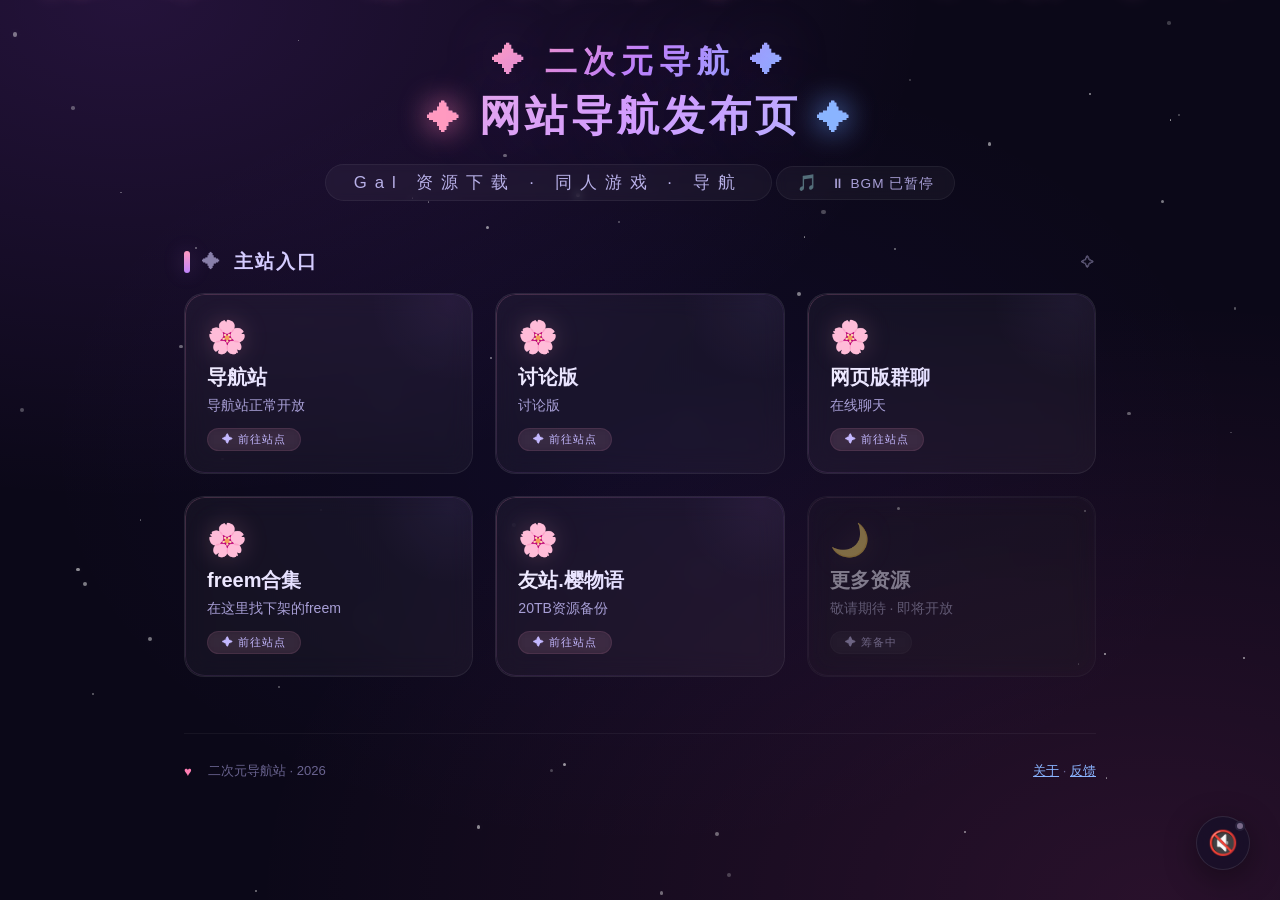
<file: index.html>
<!DOCTYPE html>
<html lang="zh-CN">
<head>
    <meta charset="UTF-8" />
    <meta name="viewport" content="width=device-width, initial-scale=1.0" />
    <title>✦ 二次元导航 ✦</title>
    <style>
        /* ===== 全局重置 & 基础 ===== */
        * {
            box-sizing: border-box;
            margin: 0;
            padding: 0;
        }

        body {
            min-height: 100vh;
            background: #0b0818;
            /* 深邃紫黑底 */
            background-image:
                radial-gradient(ellipse 800px 500px at 10% 0%, rgba(180, 80, 255, 0.15), transparent),
                radial-gradient(ellipse 900px 600px at 90% 100%, rgba(255, 80, 180, 0.12), transparent),
                radial-gradient(ellipse 600px 400px at 50% 50%, rgba(100, 60, 255, 0.06), transparent);
            color: #f0ecff;
            font-family: "PingFang SC", "Hiragino Sans GB", "Microsoft YaHei", -apple-system, sans-serif;
            overflow-x: hidden;
            position: relative;
        }

        /* ===== 飘落花瓣容器 ===== */
        #petals-container {
            position: fixed;
            top: 0;
            left: 0;
            width: 100vw;
            height: 100vh;
            pointer-events: none;
            z-index: 0;
            overflow: hidden;
        }

        .petal {
            position: absolute;
            top: -30px;
            width: 18px;
            height: 18px;
            background: radial-gradient(circle at 30% 30%, #ffb7d5, #ff7eb3);
            border-radius: 50% 0 50% 50%;
            opacity: 0.55;
            transform-origin: center;
            animation: fall linear infinite;
            box-shadow: 0 0 12px rgba(255, 130, 200, 0.25);
            will-change: transform;
        }

        .petal::after {
            content: "";
            position: absolute;
            top: 2px;
            left: 4px;
            width: 6px;
            height: 6px;
            background: rgba(255, 255, 255, 0.30);
            border-radius: 50%;
            filter: blur(1px);
        }

        @keyframes fall {
            0% {
                transform: translateY(0) rotate(0deg) scale(1);
                opacity: 0.55;
            }
            20% {
                opacity: 0.75;
            }
            80% {
                opacity: 0.60;
            }
            100% {
                transform: translateY(105vh) rotate(720deg) scale(0.6);
                opacity: 0.15;
            }
        }

        /* ===== 星星闪烁 ===== */
        .star {
            position: fixed;
            border-radius: 50%;
            background: white;
            pointer-events: none;
            z-index: 0;
            animation: twinkle ease-in-out infinite alternate;
            box-shadow: 0 0 8px rgba(255, 255, 255, 0.3);
        }

        @keyframes twinkle {
            0% {
                opacity: 0.2;
                transform: scale(0.8);
            }
            100% {
                opacity: 0.9;
                transform: scale(1.2);
            }
        }

        /* ===== 主容器 ===== */
        .container {
            position: relative;
            z-index: 1;
            max-width: 960px;
            margin: 0 auto;
            padding: 40px 24px 56px;
        }

        /* ===== 顶部标题 ===== */
        header {
            text-align: center;
            margin-bottom: 48px;
            position: relative;
        }

        header .title-deco {
            display: inline-block;
            font-size: 2.0rem;
            letter-spacing: 6px;
            margin-bottom: 4px;
            background: linear-gradient(135deg, #ff9bc0, #c084fc, #8ab4ff);
            -webkit-background-clip: text;
            -webkit-text-fill-color: transparent;
            background-clip: text;
            text-shadow: 0 0 60px rgba(192, 132, 252, 0.25);
            font-weight: 700;
        }

        header h1 {
            font-size: 2.6rem;
            font-weight: 800;
            letter-spacing: 4px;
            margin-bottom: 6px;
            background: linear-gradient(135deg, #ffb3d1, #d4a0ff, #8cc4ff);
            -webkit-background-clip: text;
            -webkit-text-fill-color: transparent;
            background-clip: text;
            text-shadow: 0 0 80px rgba(180, 100, 255, 0.20);
            position: relative;
        }

        header h1::before {
            content: "✦";
            margin-right: 16px;
            -webkit-text-fill-color: initial;
            color: #ff9bc0;
            font-size: 2.0rem;
            text-shadow: 0 0 30px #ff7eb3;
        }

        header h1::after {
            content: "✦";
            margin-left: 16px;
            -webkit-text-fill-color: initial;
            color: #8ab4ff;
            font-size: 2.0rem;
            text-shadow: 0 0 30px #6a9eff;
        }

        header .subtitle {
            font-size: 1.05rem;
            color: #b8b0e8;
            letter-spacing: 8px;
            background: rgba(255, 255, 255, 0.04);
            display: inline-block;
            padding: 6px 28px;
            border-radius: 40px;
            border: 1px solid rgba(255, 255, 255, 0.06);
            backdrop-filter: blur(4px);
            margin-top: 4px;
        }

        header .subtitle span {
            display: inline-block;
            animation: shimmer 3s ease-in-out infinite;
        }

        @keyframes shimmer {
            0%,
            100% {
                opacity: 0.7;
            }
            50% {
                opacity: 1;
            }
        }

        /* ===== 音乐状态提示 ===== */
        .music-hint {
            margin-top: 16px;
            font-size: 0.85rem;
            color: #a89fd6;
            background: rgba(255, 255, 255, 0.04);
            backdrop-filter: blur(6px);
            border: 1px solid rgba(255, 255, 255, 0.06);
            padding: 6px 20px;
            border-radius: 40px;
            display: inline-block;
            transition: all 0.3s;
            cursor: default;
            letter-spacing: 1px;
        }

        .music-hint .icon {
            display: inline-block;
            margin-right: 8px;
            font-size: 1.0rem;
            animation: pulse-icon 2s ease-in-out infinite;
        }

        @keyframes pulse-icon {
            0%,
            100% {
                transform: scale(1);
                opacity: 0.7;
            }
            50% {
                transform: scale(1.2);
                opacity: 1;
            }
        }

        .music-hint.playing .icon {
            animation: none;
            color: #ff9bc0;
        }

        .music-hint.playing .icon::after {
            content: " ♪";
            animation: music-note 1.2s ease-in-out infinite;
        }

        @keyframes music-note {
            0%,
            100% {
                transform: translateY(0);
            }
            50% {
                transform: translateY(-4px);
            }
        }

        /* ===== 分区标题 ===== */
        .section {
            margin-bottom: 40px;
        }

        .section-header {
            display: flex;
            align-items: center;
            gap: 12px;
            margin-bottom: 18px;
            font-size: 1.2rem;
            font-weight: 600;
            color: #d4ccff;
            letter-spacing: 2px;
        }

        .section-header::before {
            content: "";
            width: 6px;
            height: 22px;
            background: linear-gradient(180deg, #ff9bc0, #c084fc);
            border-radius: 8px;
            box-shadow: 0 0 20px rgba(192, 132, 252, 0.3);
        }

        .section-header .deco {
            font-size: 1.1rem;
            opacity: 0.6;
        }

        /* ===== 卡片网格 ===== */
        .grid {
            display: grid;
            grid-template-columns: repeat(auto-fit, minmax(240px, 1fr));
            gap: 22px;
        }

        /* ===== 卡片 ===== */
        .card {
            background: rgba(255, 255, 255, 0.04);
            backdrop-filter: blur(12px);
            -webkit-backdrop-filter: blur(12px);
            border: 1px solid rgba(255, 255, 255, 0.07);
            border-radius: 20px;
            padding: 24px 22px 22px;
            transition: transform 0.3s cubic-bezier(0.34, 1.56, 0.64, 1),
                box-shadow 0.4s ease,
                border-color 0.3s ease;
            position: relative;
            overflow: hidden;
            cursor: pointer;
            text-decoration: none;
            color: inherit;
            display: block;
        }

        .card::before {
            content: "";
            position: absolute;
            inset: 0;
            border-radius: 20px;
            padding: 1px;
            background: linear-gradient(135deg, rgba(255, 155, 192, 0.2), rgba(192, 132, 252, 0.1), transparent);
            -webkit-mask: linear-gradient(#fff 0 0) content-box, linear-gradient(#fff 0 0);
            mask: linear-gradient(#fff 0 0) content-box, linear-gradient(#fff 0 0);
            -webkit-mask-composite: xor;
            mask-composite: exclude;
            pointer-events: none;
            transition: opacity 0.4s;
        }

        .card::after {
            content: "";
            position: absolute;
            inset: 0;
            border-radius: 20px;
            background: radial-gradient(ellipse at 30% 20%, rgba(255, 155, 192, 0.06), transparent 70%);
            opacity: 0;
            transition: opacity 0.5s;
            pointer-events: none;
        }

        .card:hover {
            transform: translateY(-6px) scale(1.01);
            border-color: rgba(255, 155, 192, 0.25);
            box-shadow: 0 16px 48px rgba(0, 0, 0, 0.5),
                0 0 40px rgba(192, 132, 252, 0.06);
        }

        .card:hover::after {
            opacity: 1;
        }

        .card .card-icon {
            font-size: 2.0rem;
            margin-bottom: 8px;
            display: block;
            filter: drop-shadow(0 0 12px rgba(255, 155, 192, 0.2));
        }

        .card h3 {
            font-size: 1.25rem;
            font-weight: 700;
            margin-bottom: 4px;
            background: linear-gradient(135deg, #f0ecff, #d4ccff);
            -webkit-background-clip: text;
            -webkit-text-fill-color: transparent;
            background-clip: text;
        }

        .card p {
            font-size: 0.88rem;
            color: #a89fd6;
            line-height: 1.5;
            -webkit-text-fill-color: #a89fd6;
        }

        .card .card-tag {
            display: inline-block;
            margin-top: 12px;
            font-size: 0.7rem;
            padding: 3px 14px;
            border-radius: 20px;
            background: rgba(255, 155, 192, 0.10);
            border: 1px solid rgba(255, 155, 192, 0.10);
            color: #c4b8ff;
            letter-spacing: 1px;
            -webkit-text-fill-color: #c4b8ff;
            backdrop-filter: blur(4px);
        }

        .card .glow-ring {
            position: absolute;
            top: -40%;
            right: -20%;
            width: 160px;
            height: 160px;
            border-radius: 50%;
            background: radial-gradient(circle, rgba(192, 132, 252, 0.06), transparent 70%);
            pointer-events: none;
            transition: transform 0.6s;
        }

        .card:hover .glow-ring {
            transform: scale(1.3);
        }

        /* ===== 占位卡片（灰色） ===== */
        .card.placeholder {
            opacity: 0.5;
            cursor: default;
            filter: grayscale(0.4);
        }

        .card.placeholder:hover {
            transform: none;
            border-color: rgba(255, 255, 255, 0.05);
            box-shadow: none;
        }

        .card.placeholder .card-tag {
            background: rgba(255, 255, 255, 0.03);
            border-color: rgba(255, 255, 255, 0.04);
            color: #6a6490;
        }

        /* ===== 底部 ===== */
        footer {
            margin-top: 56px;
            padding-top: 28px;
            border-top: 1px solid rgba(255, 255, 255, 0.05);
            display: flex;
            flex-wrap: wrap;
            justify-content: space-between;
            align-items: center;
            font-size: 0.82rem;
            color: #6a6490;
        }

        footer .footer-left {
            display: flex;
            align-items: center;
            gap: 16px;
        }

        footer .footer-left .heart {
            color: #ff7eb3;
            animation: heartbeat 1.6s ease-in-out infinite;
            display: inline-block;
        }

        @keyframes heartbeat {
            0%,
            100% {
                transform: scale(1);
            }
            14% {
                transform: scale(1.2);
            }
            28% {
                transform: scale(1);
            }
            42% {
                transform: scale(1.15);
            }
            56% {
                transform: scale(1);
            }
        }

        footer a {
            color: #8ab4ff;
            transition: color 0.3s;
        }

        footer a:hover {
            color: #ff9bc0;
        }

        /* ===== 音乐控制按钮（悬浮） ===== */
        .music-toggle {
            position: fixed;
            bottom: 30px;
            right: 30px;
            z-index: 99;
            width: 54px;
            height: 54px;
            border-radius: 50%;
            border: 1px solid rgba(255, 255, 255, 0.10);
            background: rgba(20, 16, 40, 0.65);
            backdrop-filter: blur(16px);
            -webkit-backdrop-filter: blur(16px);
            color: #d4ccff;
            font-size: 1.5rem;
            cursor: pointer;
            transition: all 0.35s ease;
            box-shadow: 0 8px 32px rgba(0, 0, 0, 0.4);
            display: flex;
            align-items: center;
            justify-content: center;
            user-select: none;
        }

        .music-toggle:hover {
            transform: scale(1.08);
            border-color: rgba(255, 155, 192, 0.25);
            box-shadow: 0 8px 40px rgba(192, 132, 252, 0.15);
            color: #ff9bc0;
        }

        .music-toggle .status-dot {
            position: absolute;
            top: 4px;
            right: 4px;
            width: 10px;
            height: 10px;
            border-radius: 50%;
            background: #4a8f6b;
            border: 2px solid rgba(20, 16, 40, 0.8);
            transition: background 0.3s;
        }

        .music-toggle.paused .status-dot {
            background: #7a6a8a;
        }

        /* ===== 响应式 ===== */
        @media (max-width: 600px) {
            header h1 {
                font-size: 1.8rem;
                letter-spacing: 2px;
            }
            header h1::before,
            header h1::after {
                font-size: 1.4rem;
                margin: 0 8px;
            }
            header .title-deco {
                font-size: 1.4rem;
                letter-spacing: 3px;
            }
            header .subtitle {
                font-size: 0.85rem;
                letter-spacing: 4px;
                padding: 4px 16px;
            }
            .container {
                padding: 24px 14px 48px;
            }
            .grid {
                grid-template-columns: 1fr;
                gap: 16px;
            }
            .music-toggle {
                width: 46px;
                height: 46px;
                font-size: 1.2rem;
                bottom: 20px;
                right: 20px;
            }
            footer {
                flex-direction: column;
                gap: 12px;
                text-align: center;
            }
        }

        @media (max-width: 400px) {
            header h1 {
                font-size: 1.5rem;
            }
            .card {
                padding: 18px 16px;
            }
        }

        /* ===== 入场渐显 ===== */
        .container {
            animation: fadeUp 1.2s ease both;
        }

        @keyframes fadeUp {
            0% {
                opacity: 0;
                transform: translateY(28px);
            }
            100% {
                opacity: 1;
                transform: translateY(0);
            }
        }

        /* ===== 自定义滚动条 ===== */
        ::-webkit-scrollbar {
            width: 6px;
        }
        ::-webkit-scrollbar-track {
            background: rgba(255, 255, 255, 0.02);
        }
        ::-webkit-scrollbar-thumb {
            background: rgba(255, 155, 192, 0.25);
            border-radius: 8px;
        }
        ::-webkit-scrollbar-thumb:hover {
            background: rgba(255, 155, 192, 0.4);
        }
    </style>
</head>

<body>

    <!-- ===== 飘落花瓣 ===== -->
    <div id="petals-container"></div>

    <!-- ===== 星星 ===== -->
    <div id="stars-container"></div>

    <!-- ===== 主内容 ===== -->
    <div class="container">

        <header>
            <div class="title-deco">✦ 二次元导航 ✦</div>
            <h1>网站导航发布页</h1>
            <div class="subtitle">
                <span>Gal 资源下载</span>  ·  <span>同人游戏</span>  ·  <span>导航</span>
            </div>
            <div class="music-hint" id="musicHint">
                <span class="icon">🎵</span>
                <span class="hint-text">点击页面或滚动开始播放 BGM</span>
            </div>
        </header>

        <section class="section">
            <div class="section-header">
                <span class="deco">✦</span> 主站入口
                <span class="deco" style="margin-left:auto; font-size:0.8rem; opacity:0.4;">✧</span>
            </div>
            <div class="grid">
                <!-- 主卡片 -->
                <a class="card" href="https://nav.yinghu.asia/" target="_blank">
                    <span class="glow-ring"></span>
                    <span class="card-icon">🌸</span>
                    <h3>导航站</h3>
                    <p>导航站正常开放</p>
                    <span class="card-tag">✦ 前往站点</span>
                </a>
                
                <a class="card" href="https://forum.yinghu.asia/" target="_blank">
                    <span class="glow-ring"></span>
                    <span class="card-icon">🌸</span>
                    <h3>讨论版</h3>
                    <p>讨论版</p>
                    <span class="card-tag">✦ 前往站点</span>
                </a>
                
                <a class="card" href="https://chat.yinghu.asia/" target="_blank">
                    <span class="glow-ring"></span>
                    <span class="card-icon">🌸</span>
                    <h3>网页版群聊</h3>
                    <p>在线聊天</p>
                    <span class="card-tag">✦ 前往站点</span>
                </a>
                
                <a class="card" href="https://auroralili.cloudns.ch/freem.html" target="_blank">
                    <span class="glow-ring"></span>
                    <span class="card-icon">🌸</span>
                    <h3>freem合集</h3>
                    <p>在这里找下架的freem</p>
                    <span class="card-tag">✦ 前往站点</span>
                </a>
                
                <a class="card" href="https://galsakura.kdns.fr" target="_blank">
                    <span class="glow-ring"></span>
                    <span class="card-icon">🌸</span>
                    <h3>友站.樱物语</h3>
                    <p>20TB资源备份</p>
                    <span class="card-tag">✦ 前往站点</span>
                </a>
                <!-- 占位卡片（仅装饰） -->
                <div class="card placeholder">
                    <span class="card-icon">🌙</span>
                    <h3>更多资源</h3>
                    <p>敬请期待 · 即将开放</p>
                    <span class="card-tag">✦ 筹备中</span>
                </div>
            </div>
        </section>

        <footer>
            <div class="footer-left">
                <span class="heart">♥</span>
                <span>二次元导航站 · 2026</span>
            </div>
            <div>
                <a href="#" onclick="return false;">关于</a>  ·  <a href="#" onclick="return false;">反馈</a>
            </div>
        </footer>

    </div>

    <!-- ===== 悬浮音乐按钮 ===== -->
    <button class="music-toggle paused" id="musicToggle" aria-label="音乐控制">
        <span id="musicIcon">🔇</span>
        <span class="status-dot" id="statusDot"></span>
    </button>

    <script>
        // ============================================================
        //  1. 飘落花瓣
        // ============================================================
        (function createPetals() {
            const container = document.getElementById('petals-container');
            const count = 45;
            for (let i = 0; i < count; i++) {
                const petal = document.createElement('div');
                petal.className = 'petal';
                const size = 12 + Math.random() * 16;
                petal.style.width = size + 'px';
                petal.style.height = size + 'px';
                petal.style.left = Math.random() * 100 + '%';
                petal.style.animationDuration = (8 + Math.random() * 14) + 's';
                petal.style.animationDelay = (Math.random() * 16) + 's';
                petal.style.opacity = 0.3 + Math.random() * 0.4;
                petal.style.transform = 'rotate(' + (Math.random() * 360) + 'deg)';
                // 随机粉色变化
                const hue = 330 + Math.random() * 20;
                petal.style.background = 'radial-gradient(circle at 30% 30%, hsl(' + hue + ', 90%, 80%), hsl(' + hue +
                    ', 80%, 65%))';
                container.appendChild(petal);
            }
        })();

        // ============================================================
        //  2. 星星
        // ============================================================
        (function createStars() {
            const container = document.getElementById('stars-container');
            const count = 60;
            for (let i = 0; i < count; i++) {
                const star = document.createElement('div');
                star.className = 'star';
                const size = 1.5 + Math.random() * 3;
                star.style.width = size + 'px';
                star.style.height = size + 'px';
                star.style.left = Math.random() * 100 + '%';
                star.style.top = Math.random() * 100 + '%';
                star.style.animationDuration = (2 + Math.random() * 4) + 's';
                star.style.animationDelay = (Math.random() * 5) + 's';
                star.style.opacity = 0.2 + Math.random() * 0.4;
                container.appendChild(star);
            }
        })();

        // ============================================================
        //  3. BGM 控制
        // ============================================================
        (function musicController() {
            const audio = new Audio('./bgm/bgm01.mp3');
            audio.loop = true;
            audio.volume = 0.6;

            let isPlaying = false;
            let hasInteracted = false;

            const hint = document.getElementById('musicHint');
            const toggleBtn = document.getElementById('musicToggle');
            const iconSpan = document.getElementById('musicIcon');
            const dot = document.getElementById('statusDot');

            function updateUI(playing) {
                if (playing) {
                    hint.classList.add('playing');
                    hint.querySelector('.hint-text').textContent = '♪ BGM 播放中';
                    toggleBtn.classList.remove('paused');
                    iconSpan.textContent = '🔊';
                    dot.style.background = '#6fcf97';
                } else {
                    hint.classList.remove('playing');
                    hint.querySelector('.hint-text').textContent = '⏸ BGM 已暂停';
                    toggleBtn.classList.add('paused');
                    iconSpan.textContent = '🔇';
                    dot.style.background = '#7a6a8a';
                }
            }

            function playMusic() {
                if (isPlaying) return;
                audio.play().then(() => {
                    isPlaying = true;
                    hasInteracted = true;
                    updateUI(true);
                }).catch(err => {
                    // 自动播放被阻止，等待用户交互
                    console.log('等待用户交互后播放');
                });
            }

            function pauseMusic() {
                if (!isPlaying) return;
                audio.pause();
                isPlaying = false;
                updateUI(false);
            }

            function toggleMusic() {
                if (isPlaying) {
                    pauseMusic();
                } else {
                    playMusic();
                }
            }

            // ---- 用户交互触发 ----
            function handleInteraction() {
                if (!hasInteracted) {
                    playMusic();
                }
            }

            // 点击页面任意位置
            document.addEventListener('click', handleInteraction, { passive: true });
            // 滚动触发
            document.addEventListener('scroll', handleInteraction, { passive: true });
            // 触摸（移动端）
            document.addEventListener('touchstart', handleInteraction, { passive: true });

            // ---- 按钮点击 ----
            toggleBtn.addEventListener('click', function(e) {
                e.stopPropagation();
                toggleMusic();
            });

            // ---- 页面可见性变化时恢复 ----
            document.addEventListener('visibilitychange', function() {
                if (!document.hidden && isPlaying) {
                    audio.play().catch(() => {});
                }
            });

            // ---- 初始 UI ----
            updateUI(false);

            // 如果用户快速交互，确保能播放
            // 额外：页面加载后如果用户已经交互过，但audio还没准备好，重试
            setTimeout(() => {
                if (hasInteracted && !isPlaying) {
                    playMusic();
                }
            }, 1000);

            // 暴露给调试
            window.__bgm = { audio, play: playMusic, pause: pauseMusic, toggle: toggleMusic };

            console.log('🎵 BGM 加载完成，等待用户交互后播放');
        })();
    </script>

</body>
</html>
</file>
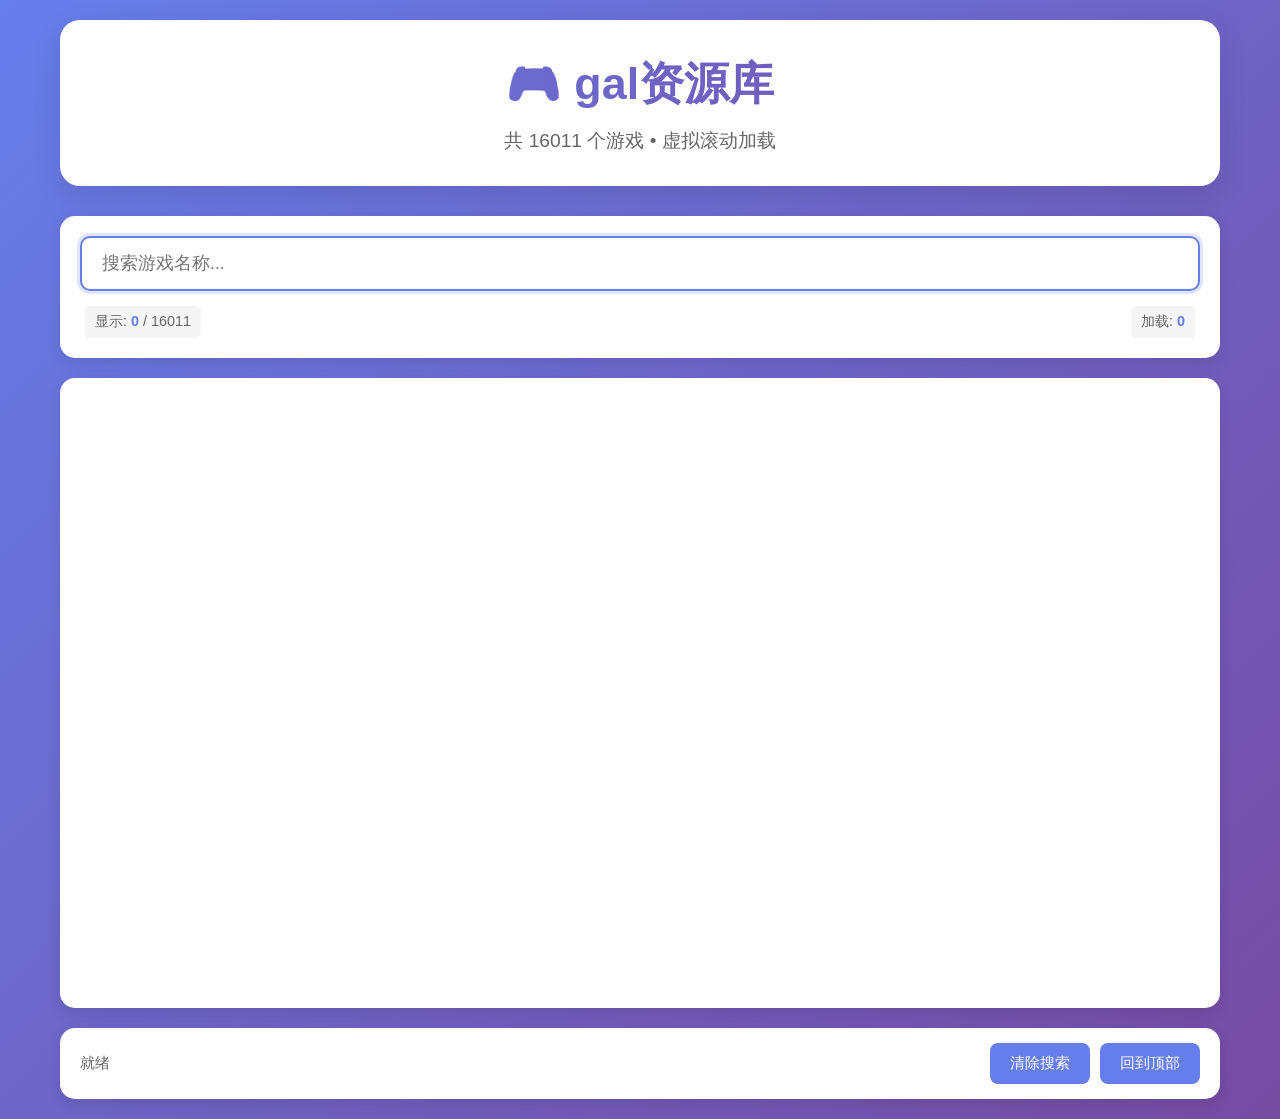
<file: gal.html>
<!DOCTYPE html>
<html lang="zh-CN">
<head>
    <meta charset="UTF-8">
    <meta name="viewport" content="width=device-width, initial-scale=1.0">
    <title>gal资源库 - 16011个项目</title>
    <link rel="stylesheet" href="fast_styles.css">
    <style>
        :root {
            --item-height: 60px;
            --batch-size: 200;
        }
    </style>
</head>
<body>
    <div class="container">
        <header>
            <h1>🎮 gal资源库</h1>
            <p class="subtitle">共 16011 个游戏 • 虚拟滚动加载</p>
        </header>
        
        <div class="search-box">
            <input type="text" id="searchInput" placeholder="搜索游戏名称..." autofocus>
            <div class="search-stats">
                <span>显示: <span id="visibleCount">0</span> / 16011</span>
                <span>加载: <span id="loadedCount">0</span></span>
            </div>
        </div>
        
        <!-- 虚拟滚动容器 -->
        <div class="virtual-container" id="scrollContainer">
            <div class="scroll-content" id="scrollContent" style="height: 960660px;">
                <!-- 内容会动态插入到这里 -->
            </div>
        </div>
        
        <div class="status-bar">
            <div class="status-item">
                <span id="statusText">就绪</span>
            </div>
            <div class="controls">
                <button id="clearSearch" class="btn">清除搜索</button>
                <button id="scrollTop" class="btn">回到顶部</button>
            </div>
        </div>
    </div>
    
    <script src="fast_scripts.js"></script>
</body>
</html>
</file>
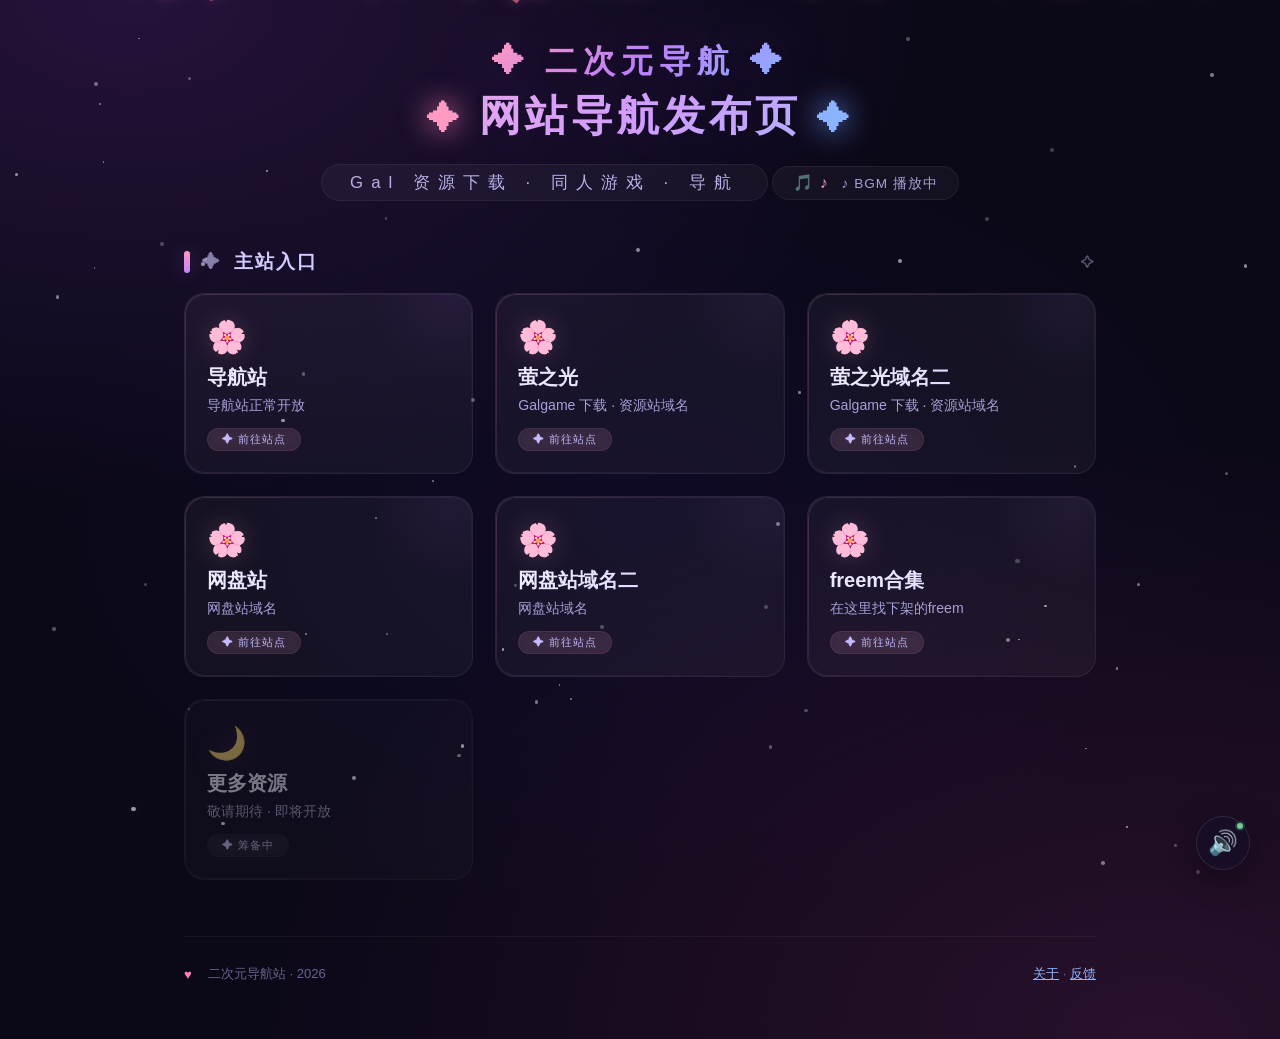
<file: index00000.html>
<!DOCTYPE html>
<html lang="zh-CN">
<head>
    <meta charset="UTF-8" />
    <meta name="viewport" content="width=device-width, initial-scale=1.0" />
    <title>✦ 二次元导航 ✦</title>
    <style>
        /* ===== 全局重置 & 基础 ===== */
        * {
            box-sizing: border-box;
            margin: 0;
            padding: 0;
        }

        body {
            min-height: 100vh;
            background: #0b0818;
            /* 深邃紫黑底 */
            background-image:
                radial-gradient(ellipse 800px 500px at 10% 0%, rgba(180, 80, 255, 0.15), transparent),
                radial-gradient(ellipse 900px 600px at 90% 100%, rgba(255, 80, 180, 0.12), transparent),
                radial-gradient(ellipse 600px 400px at 50% 50%, rgba(100, 60, 255, 0.06), transparent);
            color: #f0ecff;
            font-family: "PingFang SC", "Hiragino Sans GB", "Microsoft YaHei", -apple-system, sans-serif;
            overflow-x: hidden;
            position: relative;
        }

        /* ===== 飘落花瓣容器 ===== */
        #petals-container {
            position: fixed;
            top: 0;
            left: 0;
            width: 100vw;
            height: 100vh;
            pointer-events: none;
            z-index: 0;
            overflow: hidden;
        }

        .petal {
            position: absolute;
            top: -30px;
            width: 18px;
            height: 18px;
            background: radial-gradient(circle at 30% 30%, #ffb7d5, #ff7eb3);
            border-radius: 50% 0 50% 50%;
            opacity: 0.55;
            transform-origin: center;
            animation: fall linear infinite;
            box-shadow: 0 0 12px rgba(255, 130, 200, 0.25);
            will-change: transform;
        }

        .petal::after {
            content: "";
            position: absolute;
            top: 2px;
            left: 4px;
            width: 6px;
            height: 6px;
            background: rgba(255, 255, 255, 0.30);
            border-radius: 50%;
            filter: blur(1px);
        }

        @keyframes fall {
            0% {
                transform: translateY(0) rotate(0deg) scale(1);
                opacity: 0.55;
            }
            20% {
                opacity: 0.75;
            }
            80% {
                opacity: 0.60;
            }
            100% {
                transform: translateY(105vh) rotate(720deg) scale(0.6);
                opacity: 0.15;
            }
        }

        /* ===== 星星闪烁 ===== */
        .star {
            position: fixed;
            border-radius: 50%;
            background: white;
            pointer-events: none;
            z-index: 0;
            animation: twinkle ease-in-out infinite alternate;
            box-shadow: 0 0 8px rgba(255, 255, 255, 0.3);
        }

        @keyframes twinkle {
            0% {
                opacity: 0.2;
                transform: scale(0.8);
            }
            100% {
                opacity: 0.9;
                transform: scale(1.2);
            }
        }

        /* ===== 主容器 ===== */
        .container {
            position: relative;
            z-index: 1;
            max-width: 960px;
            margin: 0 auto;
            padding: 40px 24px 56px;
        }

        /* ===== 顶部标题 ===== */
        header {
            text-align: center;
            margin-bottom: 48px;
            position: relative;
        }

        header .title-deco {
            display: inline-block;
            font-size: 2.0rem;
            letter-spacing: 6px;
            margin-bottom: 4px;
            background: linear-gradient(135deg, #ff9bc0, #c084fc, #8ab4ff);
            -webkit-background-clip: text;
            -webkit-text-fill-color: transparent;
            background-clip: text;
            text-shadow: 0 0 60px rgba(192, 132, 252, 0.25);
            font-weight: 700;
        }

        header h1 {
            font-size: 2.6rem;
            font-weight: 800;
            letter-spacing: 4px;
            margin-bottom: 6px;
            background: linear-gradient(135deg, #ffb3d1, #d4a0ff, #8cc4ff);
            -webkit-background-clip: text;
            -webkit-text-fill-color: transparent;
            background-clip: text;
            text-shadow: 0 0 80px rgba(180, 100, 255, 0.20);
            position: relative;
        }

        header h1::before {
            content: "✦";
            margin-right: 16px;
            -webkit-text-fill-color: initial;
            color: #ff9bc0;
            font-size: 2.0rem;
            text-shadow: 0 0 30px #ff7eb3;
        }

        header h1::after {
            content: "✦";
            margin-left: 16px;
            -webkit-text-fill-color: initial;
            color: #8ab4ff;
            font-size: 2.0rem;
            text-shadow: 0 0 30px #6a9eff;
        }

        header .subtitle {
            font-size: 1.05rem;
            color: #b8b0e8;
            letter-spacing: 8px;
            background: rgba(255, 255, 255, 0.04);
            display: inline-block;
            padding: 6px 28px;
            border-radius: 40px;
            border: 1px solid rgba(255, 255, 255, 0.06);
            backdrop-filter: blur(4px);
            margin-top: 4px;
        }

        header .subtitle span {
            display: inline-block;
            animation: shimmer 3s ease-in-out infinite;
        }

        @keyframes shimmer {
            0%,
            100% {
                opacity: 0.7;
            }
            50% {
                opacity: 1;
            }
        }

        /* ===== 音乐状态提示 ===== */
        .music-hint {
            margin-top: 16px;
            font-size: 0.85rem;
            color: #a89fd6;
            background: rgba(255, 255, 255, 0.04);
            backdrop-filter: blur(6px);
            border: 1px solid rgba(255, 255, 255, 0.06);
            padding: 6px 20px;
            border-radius: 40px;
            display: inline-block;
            transition: all 0.3s;
            cursor: default;
            letter-spacing: 1px;
        }

        .music-hint .icon {
            display: inline-block;
            margin-right: 8px;
            font-size: 1.0rem;
            animation: pulse-icon 2s ease-in-out infinite;
        }

        @keyframes pulse-icon {
            0%,
            100% {
                transform: scale(1);
                opacity: 0.7;
            }
            50% {
                transform: scale(1.2);
                opacity: 1;
            }
        }

        .music-hint.playing .icon {
            animation: none;
            color: #ff9bc0;
        }

        .music-hint.playing .icon::after {
            content: " ♪";
            animation: music-note 1.2s ease-in-out infinite;
        }

        @keyframes music-note {
            0%,
            100% {
                transform: translateY(0);
            }
            50% {
                transform: translateY(-4px);
            }
        }

        /* ===== 分区标题 ===== */
        .section {
            margin-bottom: 40px;
        }

        .section-header {
            display: flex;
            align-items: center;
            gap: 12px;
            margin-bottom: 18px;
            font-size: 1.2rem;
            font-weight: 600;
            color: #d4ccff;
            letter-spacing: 2px;
        }

        .section-header::before {
            content: "";
            width: 6px;
            height: 22px;
            background: linear-gradient(180deg, #ff9bc0, #c084fc);
            border-radius: 8px;
            box-shadow: 0 0 20px rgba(192, 132, 252, 0.3);
        }

        .section-header .deco {
            font-size: 1.1rem;
            opacity: 0.6;
        }

        /* ===== 卡片网格 ===== */
        .grid {
            display: grid;
            grid-template-columns: repeat(auto-fit, minmax(240px, 1fr));
            gap: 22px;
        }

        /* ===== 卡片 ===== */
        .card {
            background: rgba(255, 255, 255, 0.04);
            backdrop-filter: blur(12px);
            -webkit-backdrop-filter: blur(12px);
            border: 1px solid rgba(255, 255, 255, 0.07);
            border-radius: 20px;
            padding: 24px 22px 22px;
            transition: transform 0.3s cubic-bezier(0.34, 1.56, 0.64, 1),
                box-shadow 0.4s ease,
                border-color 0.3s ease;
            position: relative;
            overflow: hidden;
            cursor: pointer;
            text-decoration: none;
            color: inherit;
            display: block;
        }

        .card::before {
            content: "";
            position: absolute;
            inset: 0;
            border-radius: 20px;
            padding: 1px;
            background: linear-gradient(135deg, rgba(255, 155, 192, 0.2), rgba(192, 132, 252, 0.1), transparent);
            -webkit-mask: linear-gradient(#fff 0 0) content-box, linear-gradient(#fff 0 0);
            mask: linear-gradient(#fff 0 0) content-box, linear-gradient(#fff 0 0);
            -webkit-mask-composite: xor;
            mask-composite: exclude;
            pointer-events: none;
            transition: opacity 0.4s;
        }

        .card::after {
            content: "";
            position: absolute;
            inset: 0;
            border-radius: 20px;
            background: radial-gradient(ellipse at 30% 20%, rgba(255, 155, 192, 0.06), transparent 70%);
            opacity: 0;
            transition: opacity 0.5s;
            pointer-events: none;
        }

        .card:hover {
            transform: translateY(-6px) scale(1.01);
            border-color: rgba(255, 155, 192, 0.25);
            box-shadow: 0 16px 48px rgba(0, 0, 0, 0.5),
                0 0 40px rgba(192, 132, 252, 0.06);
        }

        .card:hover::after {
            opacity: 1;
        }

        .card .card-icon {
            font-size: 2.0rem;
            margin-bottom: 8px;
            display: block;
            filter: drop-shadow(0 0 12px rgba(255, 155, 192, 0.2));
        }

        .card h3 {
            font-size: 1.25rem;
            font-weight: 700;
            margin-bottom: 4px;
            background: linear-gradient(135deg, #f0ecff, #d4ccff);
            -webkit-background-clip: text;
            -webkit-text-fill-color: transparent;
            background-clip: text;
        }

        .card p {
            font-size: 0.88rem;
            color: #a89fd6;
            line-height: 1.5;
            -webkit-text-fill-color: #a89fd6;
        }

        .card .card-tag {
            display: inline-block;
            margin-top: 12px;
            font-size: 0.7rem;
            padding: 3px 14px;
            border-radius: 20px;
            background: rgba(255, 155, 192, 0.10);
            border: 1px solid rgba(255, 155, 192, 0.10);
            color: #c4b8ff;
            letter-spacing: 1px;
            -webkit-text-fill-color: #c4b8ff;
            backdrop-filter: blur(4px);
        }

        .card .glow-ring {
            position: absolute;
            top: -40%;
            right: -20%;
            width: 160px;
            height: 160px;
            border-radius: 50%;
            background: radial-gradient(circle, rgba(192, 132, 252, 0.06), transparent 70%);
            pointer-events: none;
            transition: transform 0.6s;
        }

        .card:hover .glow-ring {
            transform: scale(1.3);
        }

        /* ===== 占位卡片（灰色） ===== */
        .card.placeholder {
            opacity: 0.5;
            cursor: default;
            filter: grayscale(0.4);
        }

        .card.placeholder:hover {
            transform: none;
            border-color: rgba(255, 255, 255, 0.05);
            box-shadow: none;
        }

        .card.placeholder .card-tag {
            background: rgba(255, 255, 255, 0.03);
            border-color: rgba(255, 255, 255, 0.04);
            color: #6a6490;
        }

        /* ===== 底部 ===== */
        footer {
            margin-top: 56px;
            padding-top: 28px;
            border-top: 1px solid rgba(255, 255, 255, 0.05);
            display: flex;
            flex-wrap: wrap;
            justify-content: space-between;
            align-items: center;
            font-size: 0.82rem;
            color: #6a6490;
        }

        footer .footer-left {
            display: flex;
            align-items: center;
            gap: 16px;
        }

        footer .footer-left .heart {
            color: #ff7eb3;
            animation: heartbeat 1.6s ease-in-out infinite;
            display: inline-block;
        }

        @keyframes heartbeat {
            0%,
            100% {
                transform: scale(1);
            }
            14% {
                transform: scale(1.2);
            }
            28% {
                transform: scale(1);
            }
            42% {
                transform: scale(1.15);
            }
            56% {
                transform: scale(1);
            }
        }

        footer a {
            color: #8ab4ff;
            transition: color 0.3s;
        }

        footer a:hover {
            color: #ff9bc0;
        }

        /* ===== 音乐控制按钮（悬浮） ===== */
        .music-toggle {
            position: fixed;
            bottom: 30px;
            right: 30px;
            z-index: 99;
            width: 54px;
            height: 54px;
            border-radius: 50%;
            border: 1px solid rgba(255, 255, 255, 0.10);
            background: rgba(20, 16, 40, 0.65);
            backdrop-filter: blur(16px);
            -webkit-backdrop-filter: blur(16px);
            color: #d4ccff;
            font-size: 1.5rem;
            cursor: pointer;
            transition: all 0.35s ease;
            box-shadow: 0 8px 32px rgba(0, 0, 0, 0.4);
            display: flex;
            align-items: center;
            justify-content: center;
            user-select: none;
        }

        .music-toggle:hover {
            transform: scale(1.08);
            border-color: rgba(255, 155, 192, 0.25);
            box-shadow: 0 8px 40px rgba(192, 132, 252, 0.15);
            color: #ff9bc0;
        }

        .music-toggle .status-dot {
            position: absolute;
            top: 4px;
            right: 4px;
            width: 10px;
            height: 10px;
            border-radius: 50%;
            background: #4a8f6b;
            border: 2px solid rgba(20, 16, 40, 0.8);
            transition: background 0.3s;
        }

        .music-toggle.paused .status-dot {
            background: #7a6a8a;
        }

        /* ===== 响应式 ===== */
        @media (max-width: 600px) {
            header h1 {
                font-size: 1.8rem;
                letter-spacing: 2px;
            }
            header h1::before,
            header h1::after {
                font-size: 1.4rem;
                margin: 0 8px;
            }
            header .title-deco {
                font-size: 1.4rem;
                letter-spacing: 3px;
            }
            header .subtitle {
                font-size: 0.85rem;
                letter-spacing: 4px;
                padding: 4px 16px;
            }
            .container {
                padding: 24px 14px 48px;
            }
            .grid {
                grid-template-columns: 1fr;
                gap: 16px;
            }
            .music-toggle {
                width: 46px;
                height: 46px;
                font-size: 1.2rem;
                bottom: 20px;
                right: 20px;
            }
            footer {
                flex-direction: column;
                gap: 12px;
                text-align: center;
            }
        }

        @media (max-width: 400px) {
            header h1 {
                font-size: 1.5rem;
            }
            .card {
                padding: 18px 16px;
            }
        }

        /* ===== 入场渐显 ===== */
        .container {
            animation: fadeUp 1.2s ease both;
        }

        @keyframes fadeUp {
            0% {
                opacity: 0;
                transform: translateY(28px);
            }
            100% {
                opacity: 1;
                transform: translateY(0);
            }
        }

        /* ===== 自定义滚动条 ===== */
        ::-webkit-scrollbar {
            width: 6px;
        }
        ::-webkit-scrollbar-track {
            background: rgba(255, 255, 255, 0.02);
        }
        ::-webkit-scrollbar-thumb {
            background: rgba(255, 155, 192, 0.25);
            border-radius: 8px;
        }
        ::-webkit-scrollbar-thumb:hover {
            background: rgba(255, 155, 192, 0.4);
        }
    </style>
</head>

<body>

    <!-- ===== 飘落花瓣 ===== -->
    <div id="petals-container"></div>

    <!-- ===== 星星 ===== -->
    <div id="stars-container"></div>

    <!-- ===== 主内容 ===== -->
    <div class="container">

        <header>
            <div class="title-deco">✦ 二次元导航 ✦</div>
            <h1>网站导航发布页</h1>
            <div class="subtitle">
                <span>Gal 资源下载</span>  ·  <span>同人游戏</span>  ·  <span>导航</span>
            </div>
            <div class="music-hint" id="musicHint">
                <span class="icon">🎵</span>
                <span class="hint-text">点击页面或滚动开始播放 BGM</span>
            </div>
        </header>

        <section class="section">
            <div class="section-header">
                <span class="deco">✦</span> 主站入口
                <span class="deco" style="margin-left:auto; font-size:0.8rem; opacity:0.4;">✧</span>
            </div>
            <div class="grid">
                <!-- 主卡片 -->
                <a class="card" href="https://nav.yinghu.asia/" target="_blank">
                    <span class="glow-ring"></span>
                    <span class="card-icon">🌸</span>
                    <h3>导航站</h3>
                    <p>导航站正常开放</p>
                    <span class="card-tag">✦ 前往站点</span>
                </a>
                
                <a class="card" href="http://5hel6ixqqvjt7exu3aqxbm64nffaffpuwblz2bymmqahddprxy6tukid.onion/" target="_blank">
                    <span class="glow-ring"></span>
                    <span class="card-icon">🌸</span>
                    <h3>萤之光</h3>
                    <p>Galgame 下载 · 资源站域名</p>
                    <span class="card-tag">✦ 前往站点</span>
                </a>
                
                <a class="card" href="http://2hbgpyulosefazrrzzjsh7l5mmv7rslrygk3ign2bc2hryr2tkca.b32.i2p/" target="_blank">
                    <span class="glow-ring"></span>
                    <span class="card-icon">🌸</span>
                    <h3>萤之光域名二</h3>
                    <p>Galgame 下载 · 资源站域名</p>
                    <span class="card-tag">✦ 前往站点</span>
                </a>
                
                <a class="card" href="http://wplbt7sat72n2pk667dsd2775zhhhotfnzaimtk25vyisyntncykd4yd.onion/" target="_blank">
                    <span class="glow-ring"></span>
                    <span class="card-icon">🌸</span>
                    <h3>网盘站</h3>
                    <p>网盘站域名</p>
                    <span class="card-tag">✦ 前往站点</span>
                </a>
                
                <a class="card" href="http://3rjehslcvfv2jed3js6fq6oheiskmh4vejeznt4ukzlhy5wrpbbq.b32.i2p/" target="_blank">
                    <span class="glow-ring"></span>
                    <span class="card-icon">🌸</span>
                    <h3>网盘站域名二</h3>
                    <p>网盘站域名</p>
                    <span class="card-tag">✦ 前往站点</span>
                </a>
                
                <a class="card" href="https://auroralili.cloudns.ch/freem.html" target="_blank">
                    <span class="glow-ring"></span>
                    <span class="card-icon">🌸</span>
                    <h3>freem合集</h3>
                    <p>在这里找下架的freem</p>
                    <span class="card-tag">✦ 前往站点</span>
                </a>
                <!-- 占位卡片（仅装饰） -->
                <div class="card placeholder">
                    <span class="card-icon">🌙</span>
                    <h3>更多资源</h3>
                    <p>敬请期待 · 即将开放</p>
                    <span class="card-tag">✦ 筹备中</span>
                </div>
            </div>
        </section>

        <footer>
            <div class="footer-left">
                <span class="heart">♥</span>
                <span>二次元导航站 · 2026</span>
            </div>
            <div>
                <a href="#" onclick="return false;">关于</a>  ·  <a href="#" onclick="return false;">反馈</a>
            </div>
        </footer>

    </div>

    <!-- ===== 悬浮音乐按钮 ===== -->
    <button class="music-toggle paused" id="musicToggle" aria-label="音乐控制">
        <span id="musicIcon">🔇</span>
        <span class="status-dot" id="statusDot"></span>
    </button>

    <script>
        // ============================================================
        //  1. 飘落花瓣
        // ============================================================
        (function createPetals() {
            const container = document.getElementById('petals-container');
            const count = 45;
            for (let i = 0; i < count; i++) {
                const petal = document.createElement('div');
                petal.className = 'petal';
                const size = 12 + Math.random() * 16;
                petal.style.width = size + 'px';
                petal.style.height = size + 'px';
                petal.style.left = Math.random() * 100 + '%';
                petal.style.animationDuration = (8 + Math.random() * 14) + 's';
                petal.style.animationDelay = (Math.random() * 16) + 's';
                petal.style.opacity = 0.3 + Math.random() * 0.4;
                petal.style.transform = 'rotate(' + (Math.random() * 360) + 'deg)';
                // 随机粉色变化
                const hue = 330 + Math.random() * 20;
                petal.style.background = 'radial-gradient(circle at 30% 30%, hsl(' + hue + ', 90%, 80%), hsl(' + hue +
                    ', 80%, 65%))';
                container.appendChild(petal);
            }
        })();

        // ============================================================
        //  2. 星星
        // ============================================================
        (function createStars() {
            const container = document.getElementById('stars-container');
            const count = 60;
            for (let i = 0; i < count; i++) {
                const star = document.createElement('div');
                star.className = 'star';
                const size = 1.5 + Math.random() * 3;
                star.style.width = size + 'px';
                star.style.height = size + 'px';
                star.style.left = Math.random() * 100 + '%';
                star.style.top = Math.random() * 100 + '%';
                star.style.animationDuration = (2 + Math.random() * 4) + 's';
                star.style.animationDelay = (Math.random() * 5) + 's';
                star.style.opacity = 0.2 + Math.random() * 0.4;
                container.appendChild(star);
            }
        })();

        // ============================================================
        //  3. BGM 控制
        // ============================================================
        (function musicController() {
            const audio = new Audio('./bgm/bgm01.mp3');
            audio.loop = true;
            audio.volume = 0.6;

            let isPlaying = false;
            let hasInteracted = false;

            const hint = document.getElementById('musicHint');
            const toggleBtn = document.getElementById('musicToggle');
            const iconSpan = document.getElementById('musicIcon');
            const dot = document.getElementById('statusDot');

            function updateUI(playing) {
                if (playing) {
                    hint.classList.add('playing');
                    hint.querySelector('.hint-text').textContent = '♪ BGM 播放中';
                    toggleBtn.classList.remove('paused');
                    iconSpan.textContent = '🔊';
                    dot.style.background = '#6fcf97';
                } else {
                    hint.classList.remove('playing');
                    hint.querySelector('.hint-text').textContent = '⏸ BGM 已暂停';
                    toggleBtn.classList.add('paused');
                    iconSpan.textContent = '🔇';
                    dot.style.background = '#7a6a8a';
                }
            }

            function playMusic() {
                if (isPlaying) return;
                audio.play().then(() => {
                    isPlaying = true;
                    hasInteracted = true;
                    updateUI(true);
                }).catch(err => {
                    // 自动播放被阻止，等待用户交互
                    console.log('等待用户交互后播放');
                });
            }

            function pauseMusic() {
                if (!isPlaying) return;
                audio.pause();
                isPlaying = false;
                updateUI(false);
            }

            function toggleMusic() {
                if (isPlaying) {
                    pauseMusic();
                } else {
                    playMusic();
                }
            }

            // ---- 用户交互触发 ----
            function handleInteraction() {
                if (!hasInteracted) {
                    playMusic();
                }
            }

            // 点击页面任意位置
            document.addEventListener('click', handleInteraction, { passive: true });
            // 滚动触发
            document.addEventListener('scroll', handleInteraction, { passive: true });
            // 触摸（移动端）
            document.addEventListener('touchstart', handleInteraction, { passive: true });

            // ---- 按钮点击 ----
            toggleBtn.addEventListener('click', function(e) {
                e.stopPropagation();
                toggleMusic();
            });

            // ---- 页面可见性变化时恢复 ----
            document.addEventListener('visibilitychange', function() {
                if (!document.hidden && isPlaying) {
                    audio.play().catch(() => {});
                }
            });

            // ---- 初始 UI ----
            updateUI(false);

            // 如果用户快速交互，确保能播放
            // 额外：页面加载后如果用户已经交互过，但audio还没准备好，重试
            setTimeout(() => {
                if (hasInteracted && !isPlaying) {
                    playMusic();
                }
            }, 1000);

            // 暴露给调试
            window.__bgm = { audio, play: playMusic, pause: pauseMusic, toggle: toggleMusic };

            console.log('🎵 BGM 加载完成，等待用户交互后播放');
        })();
    </script>

</body>
</html>
</file>
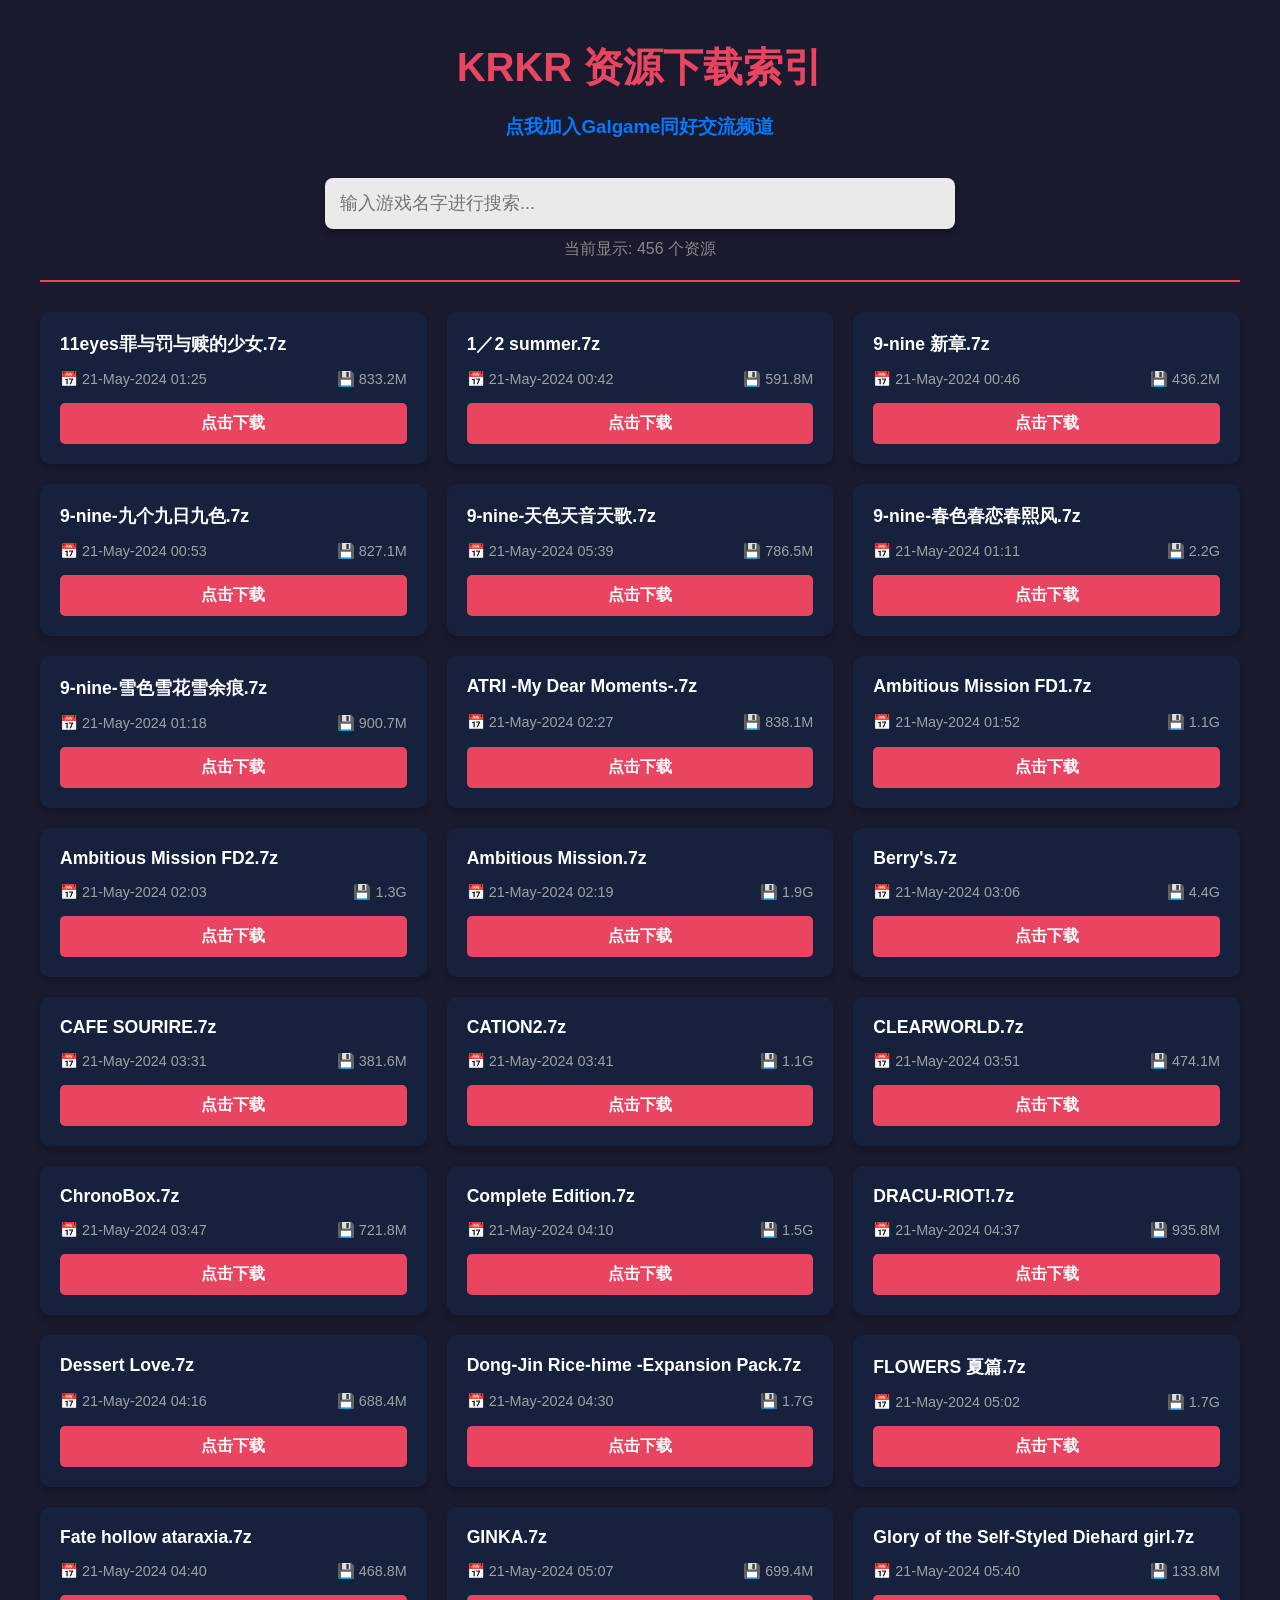
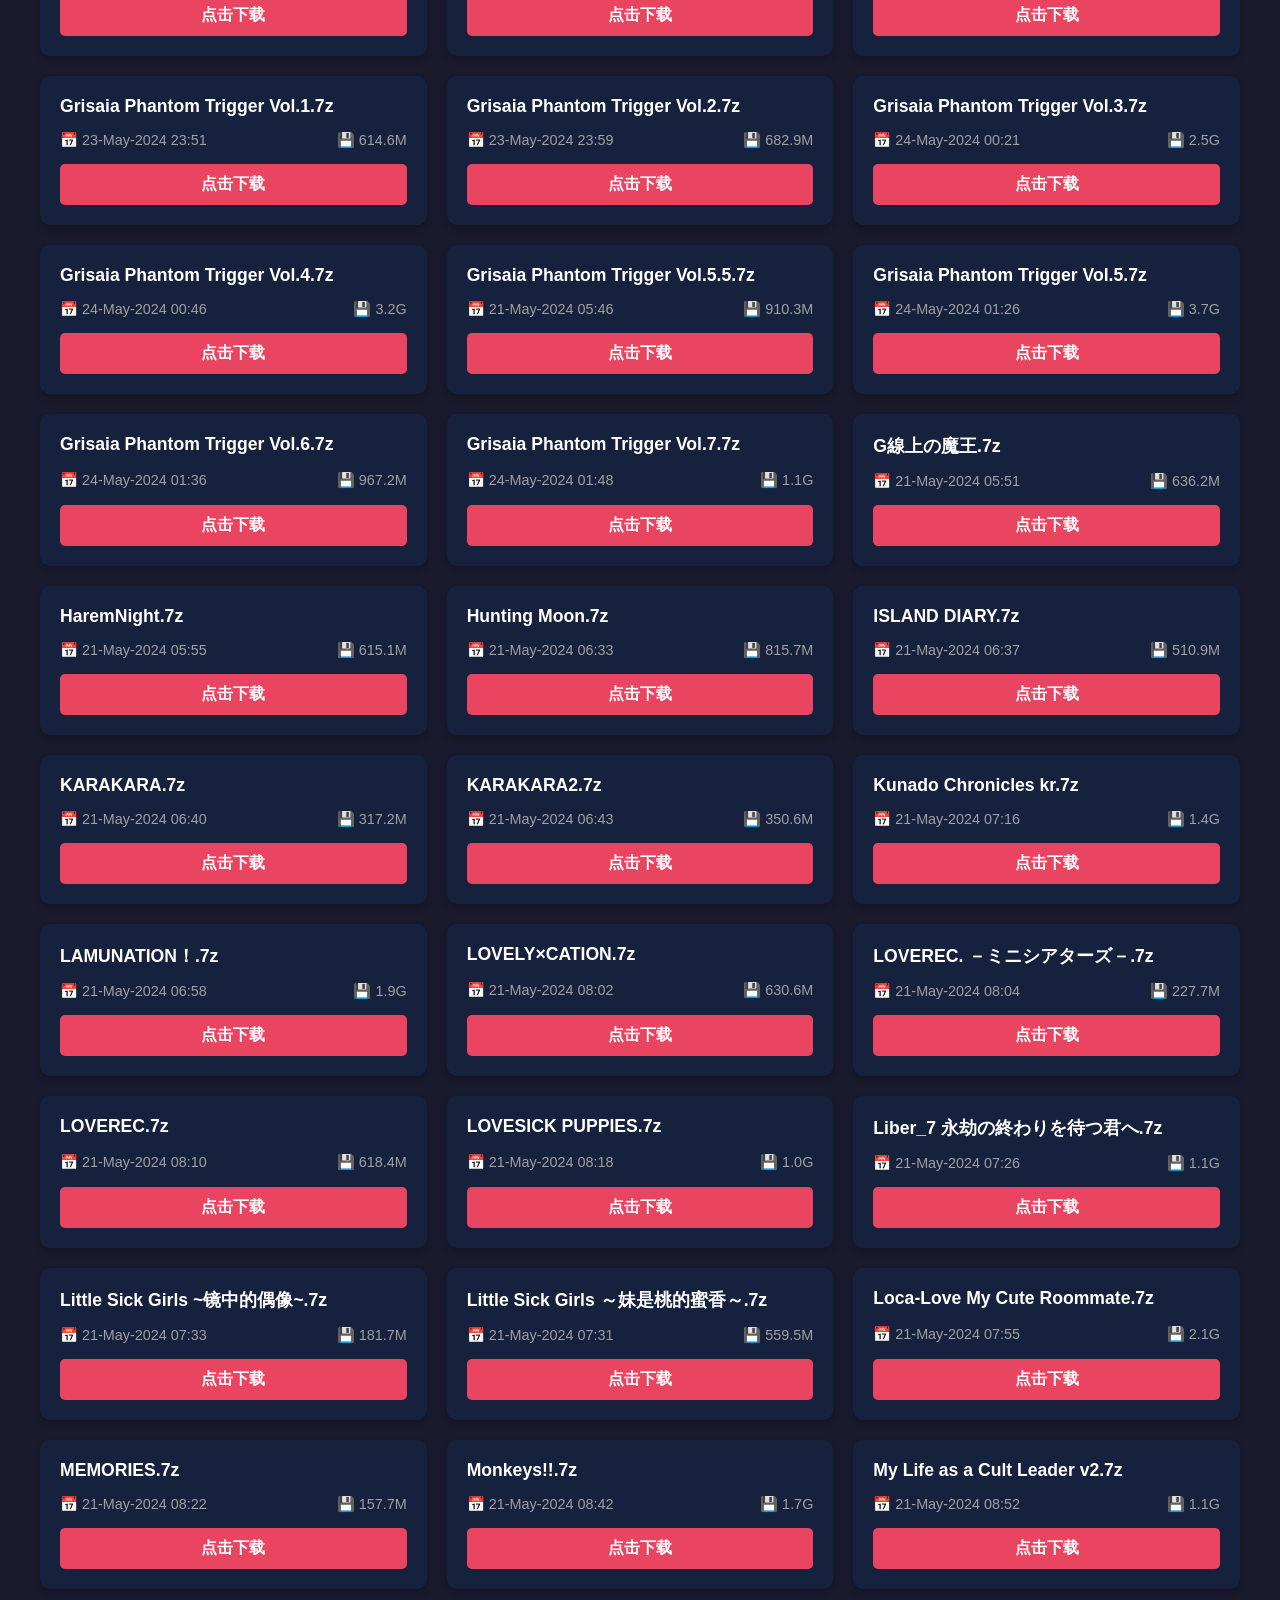
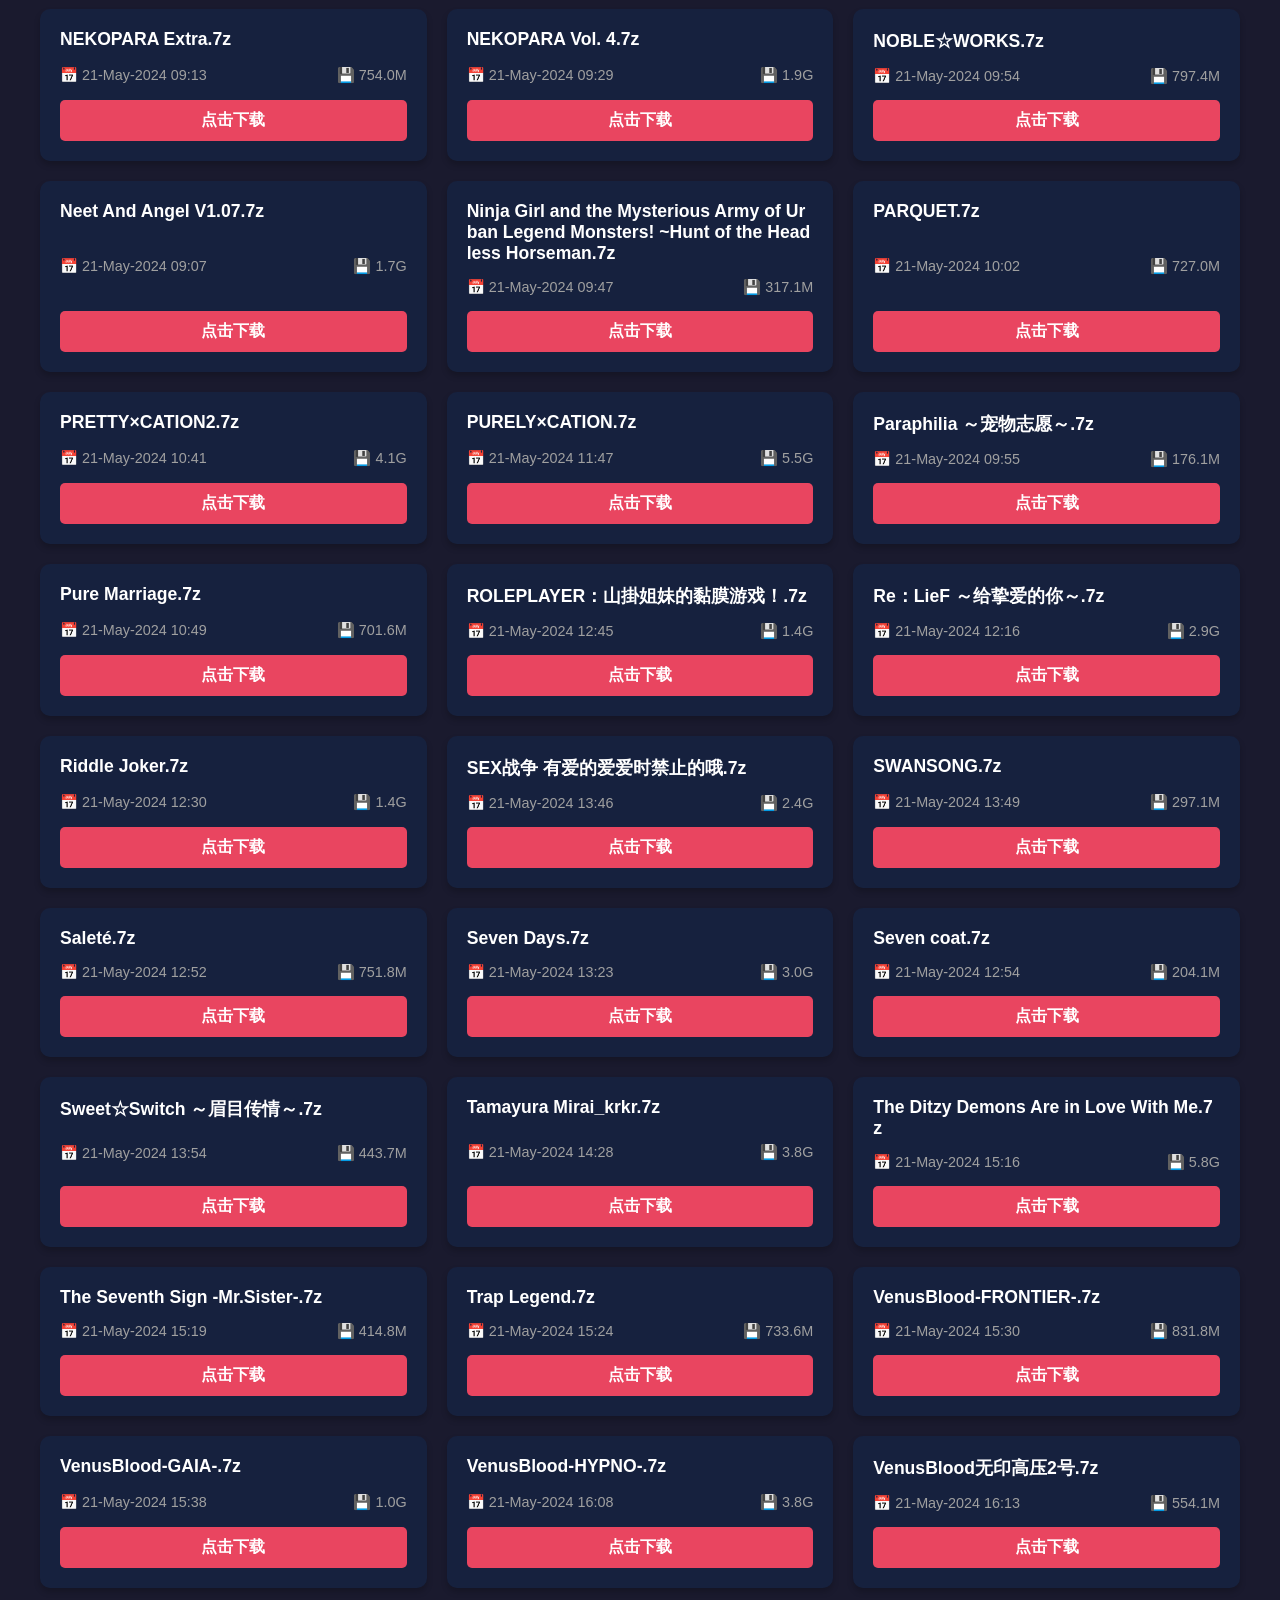
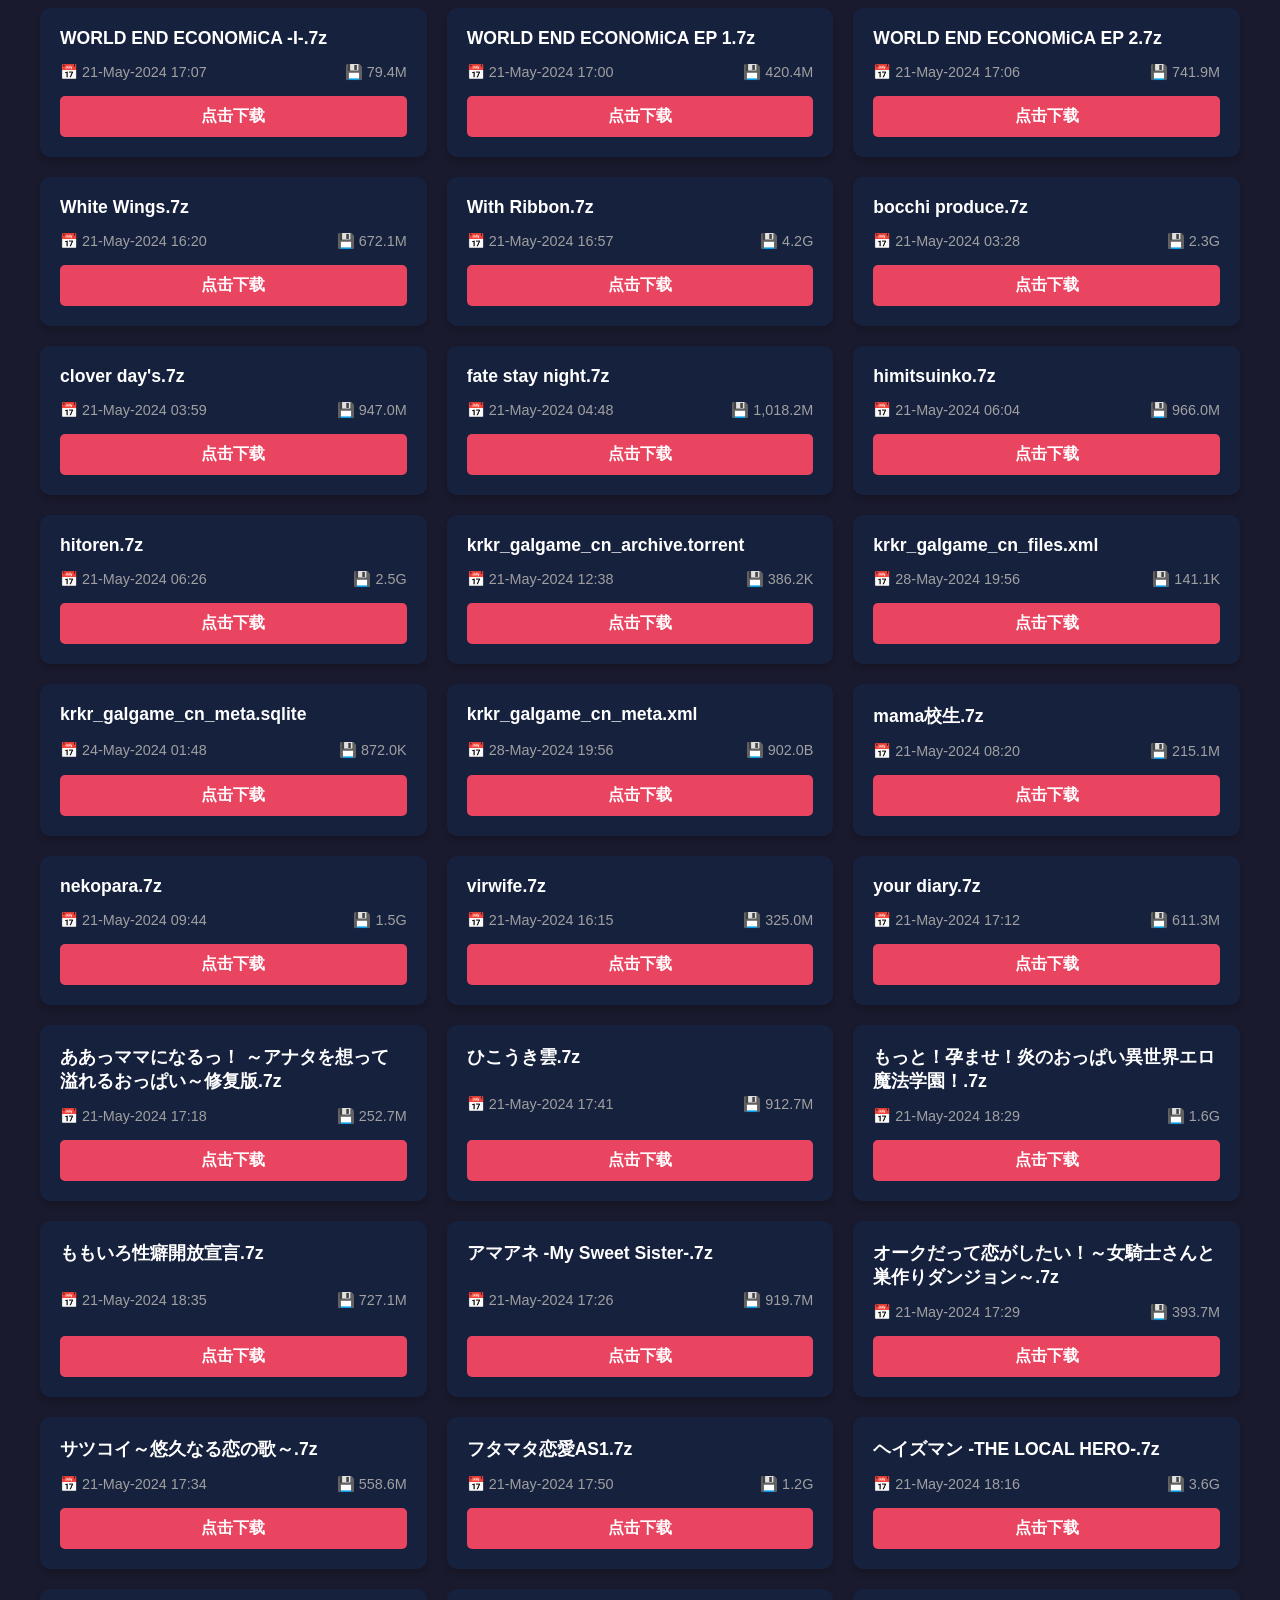
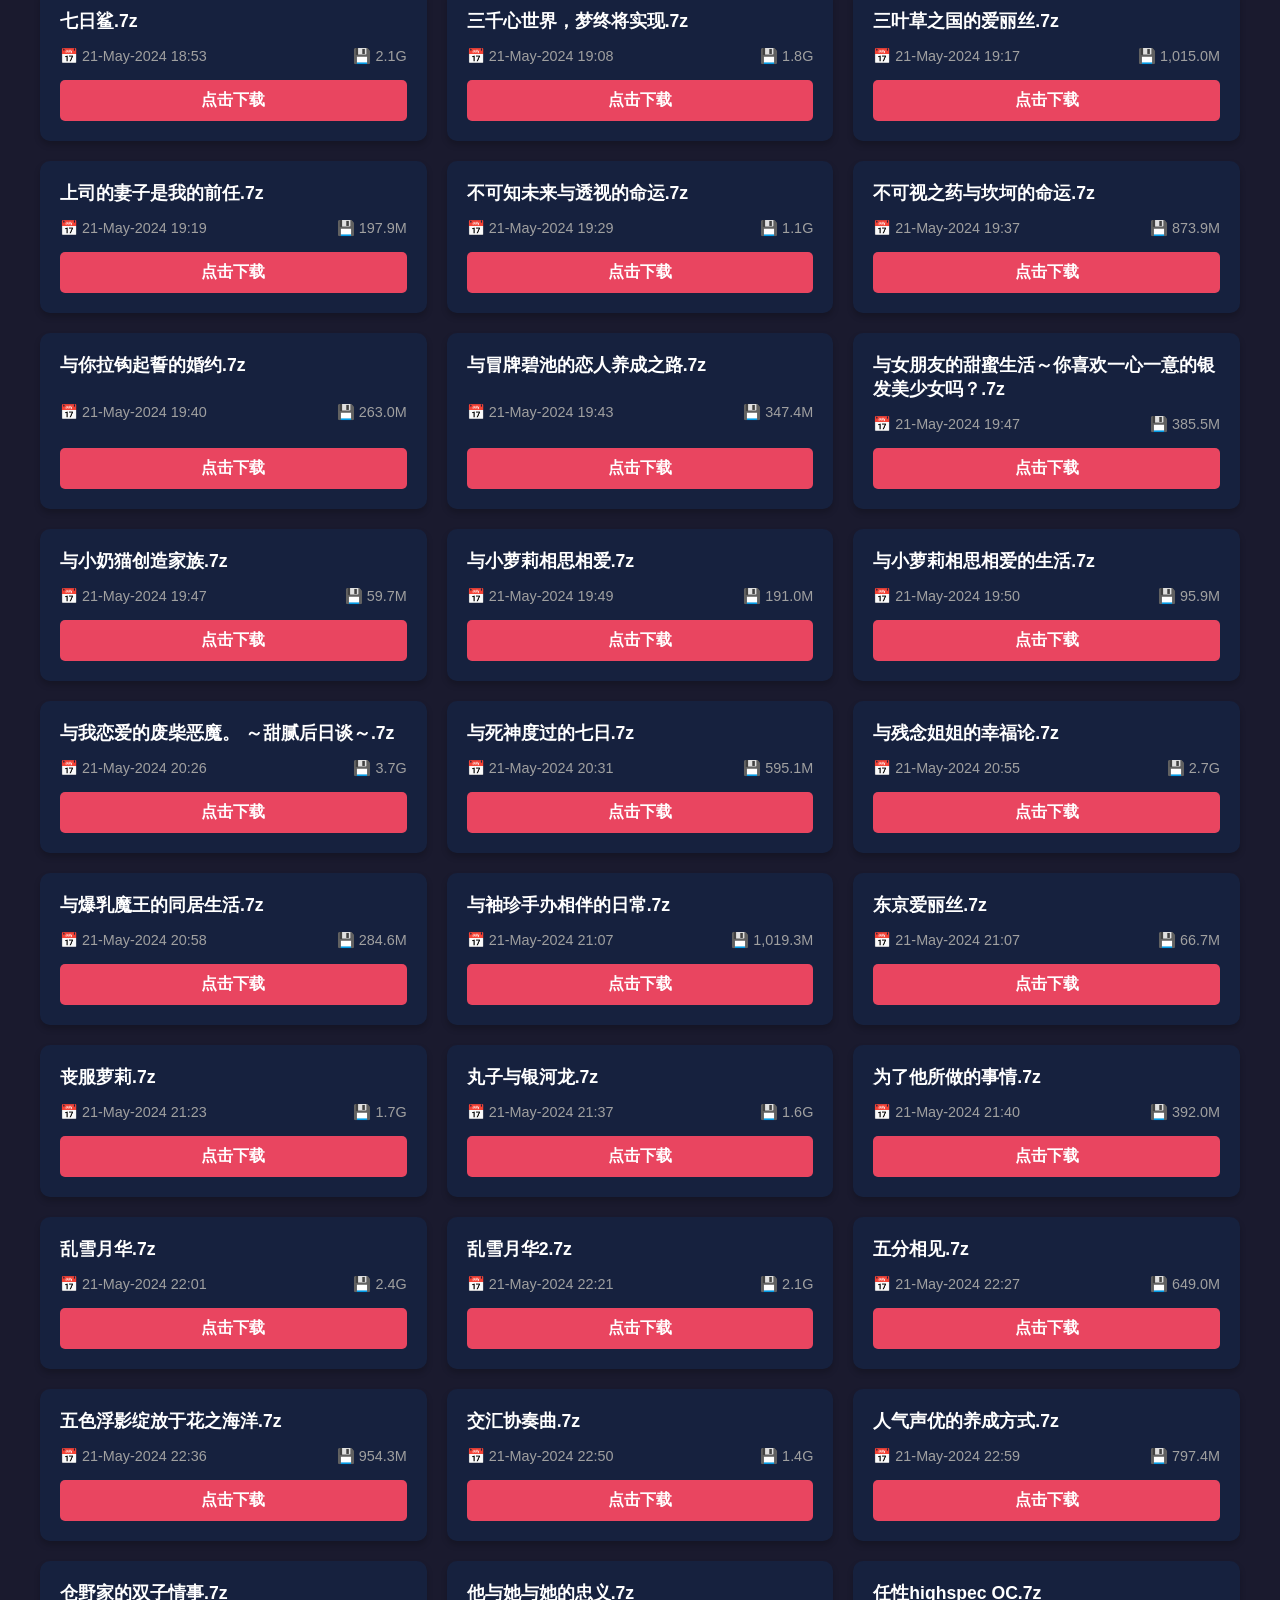
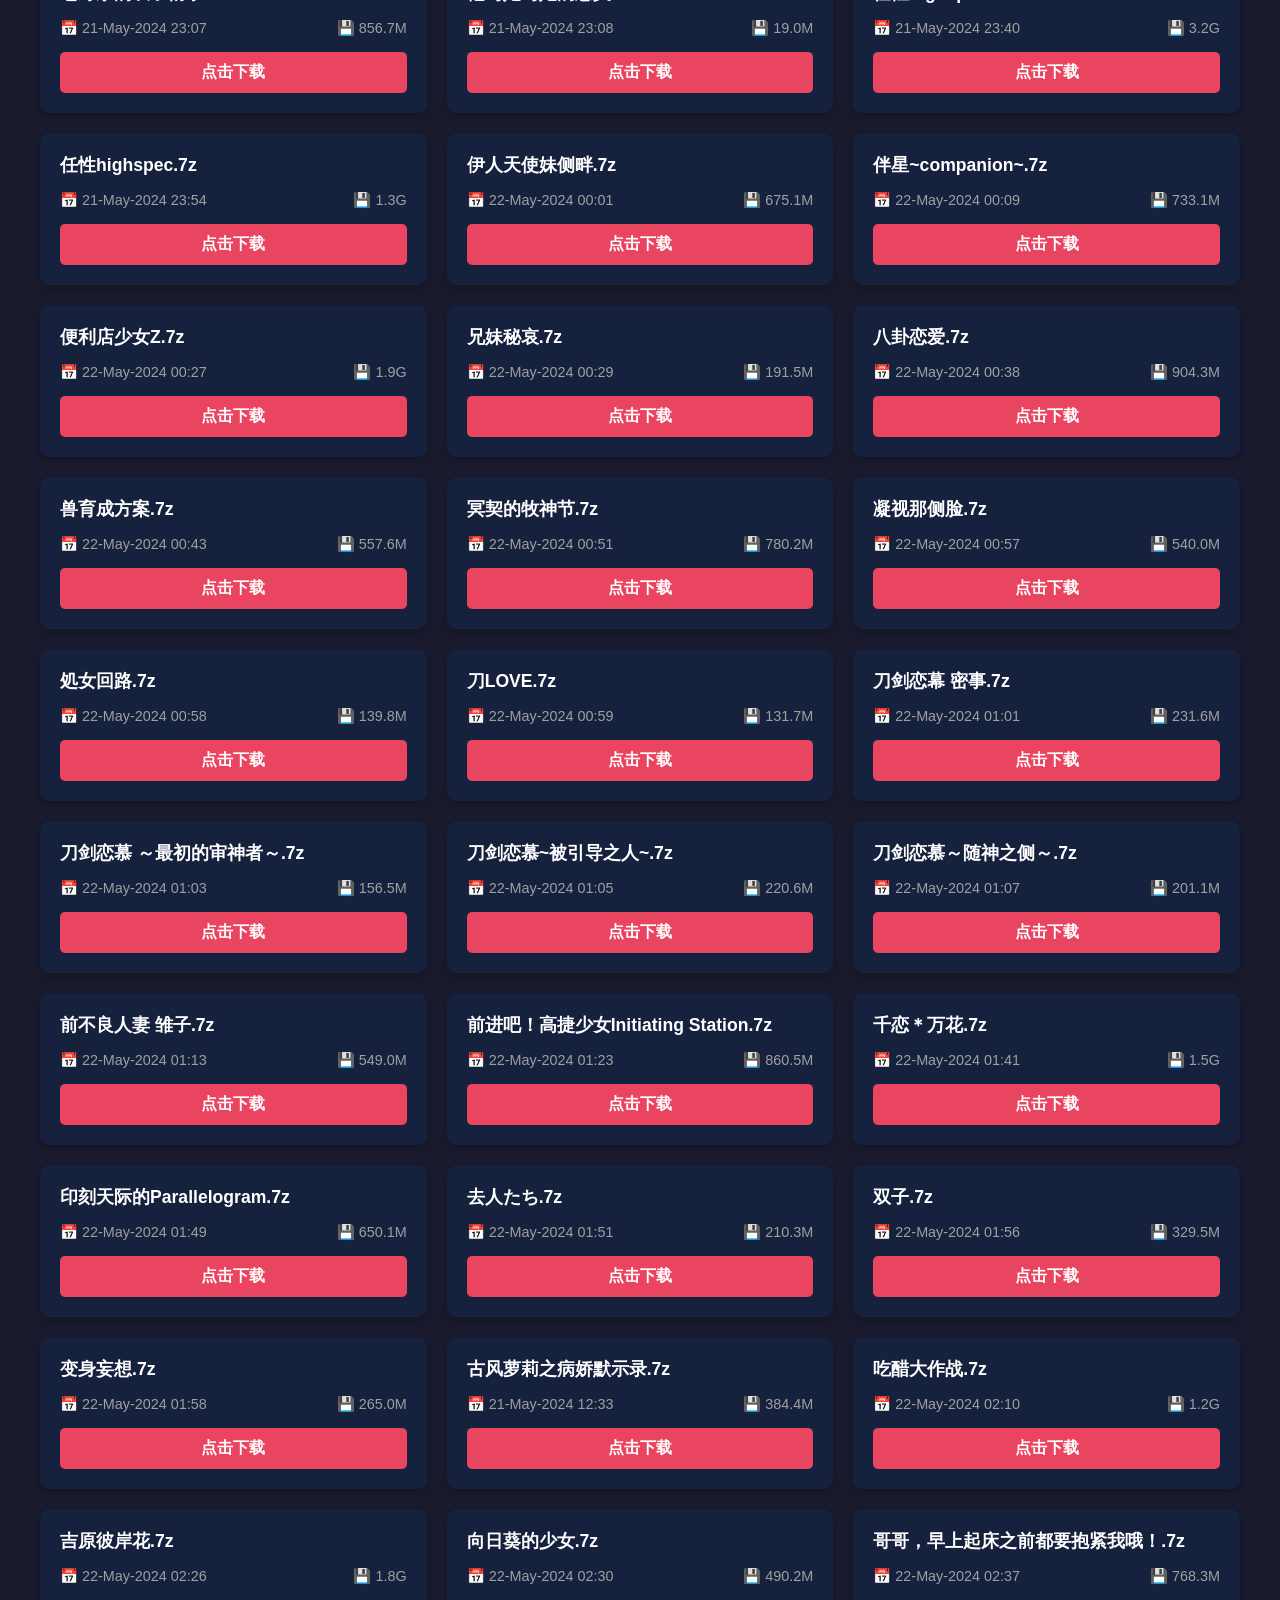
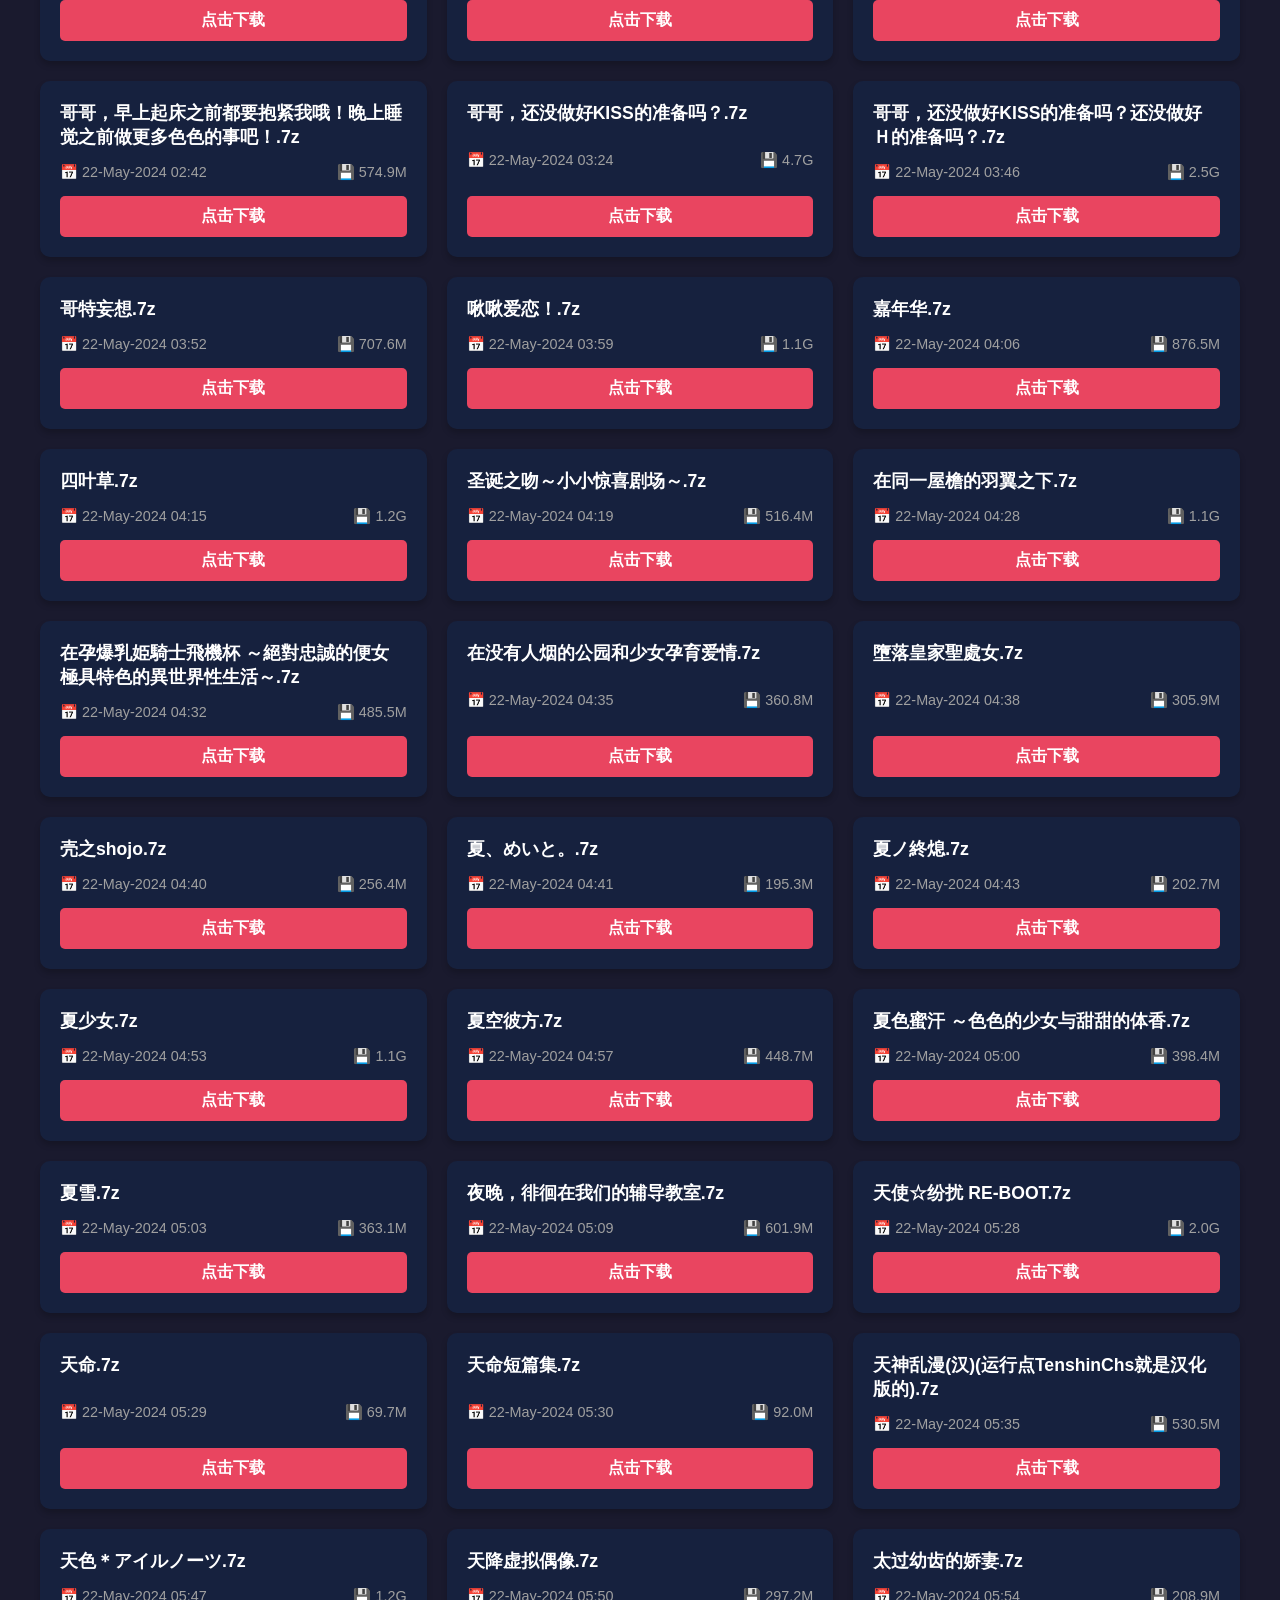
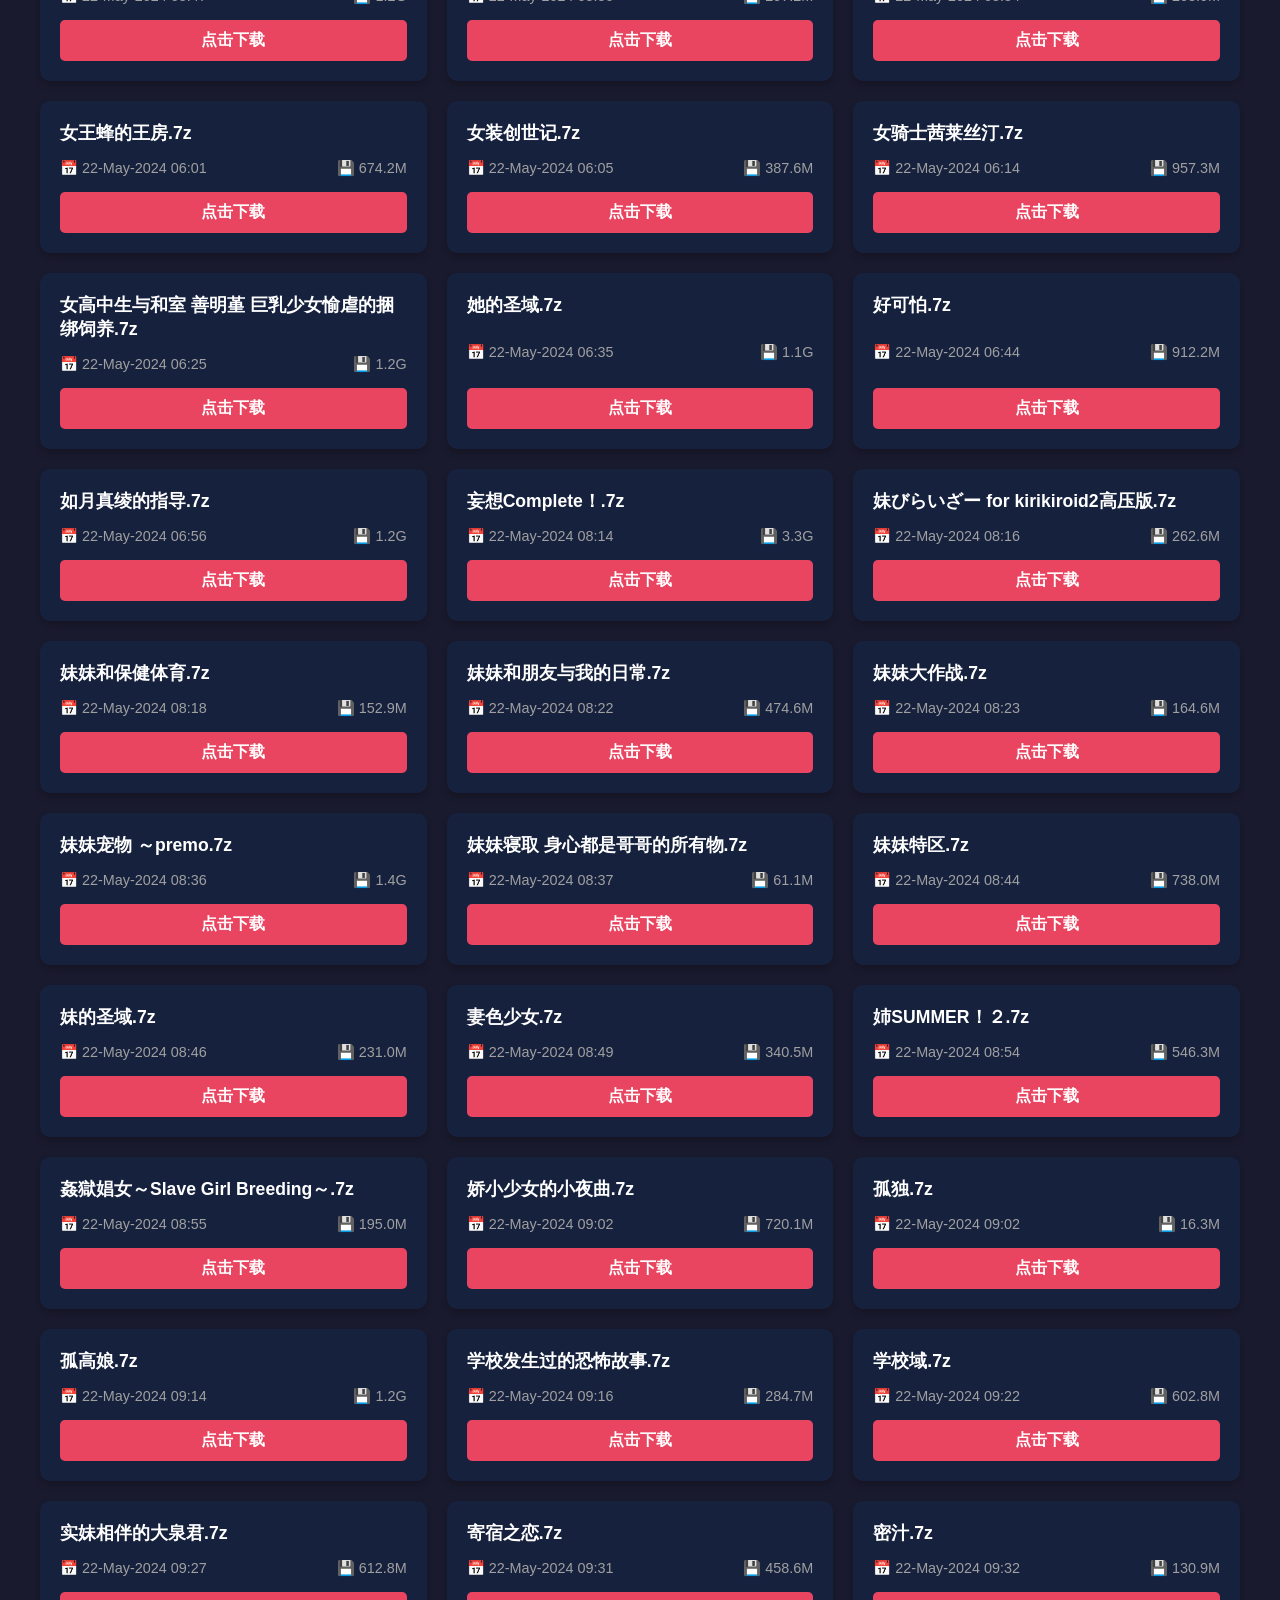
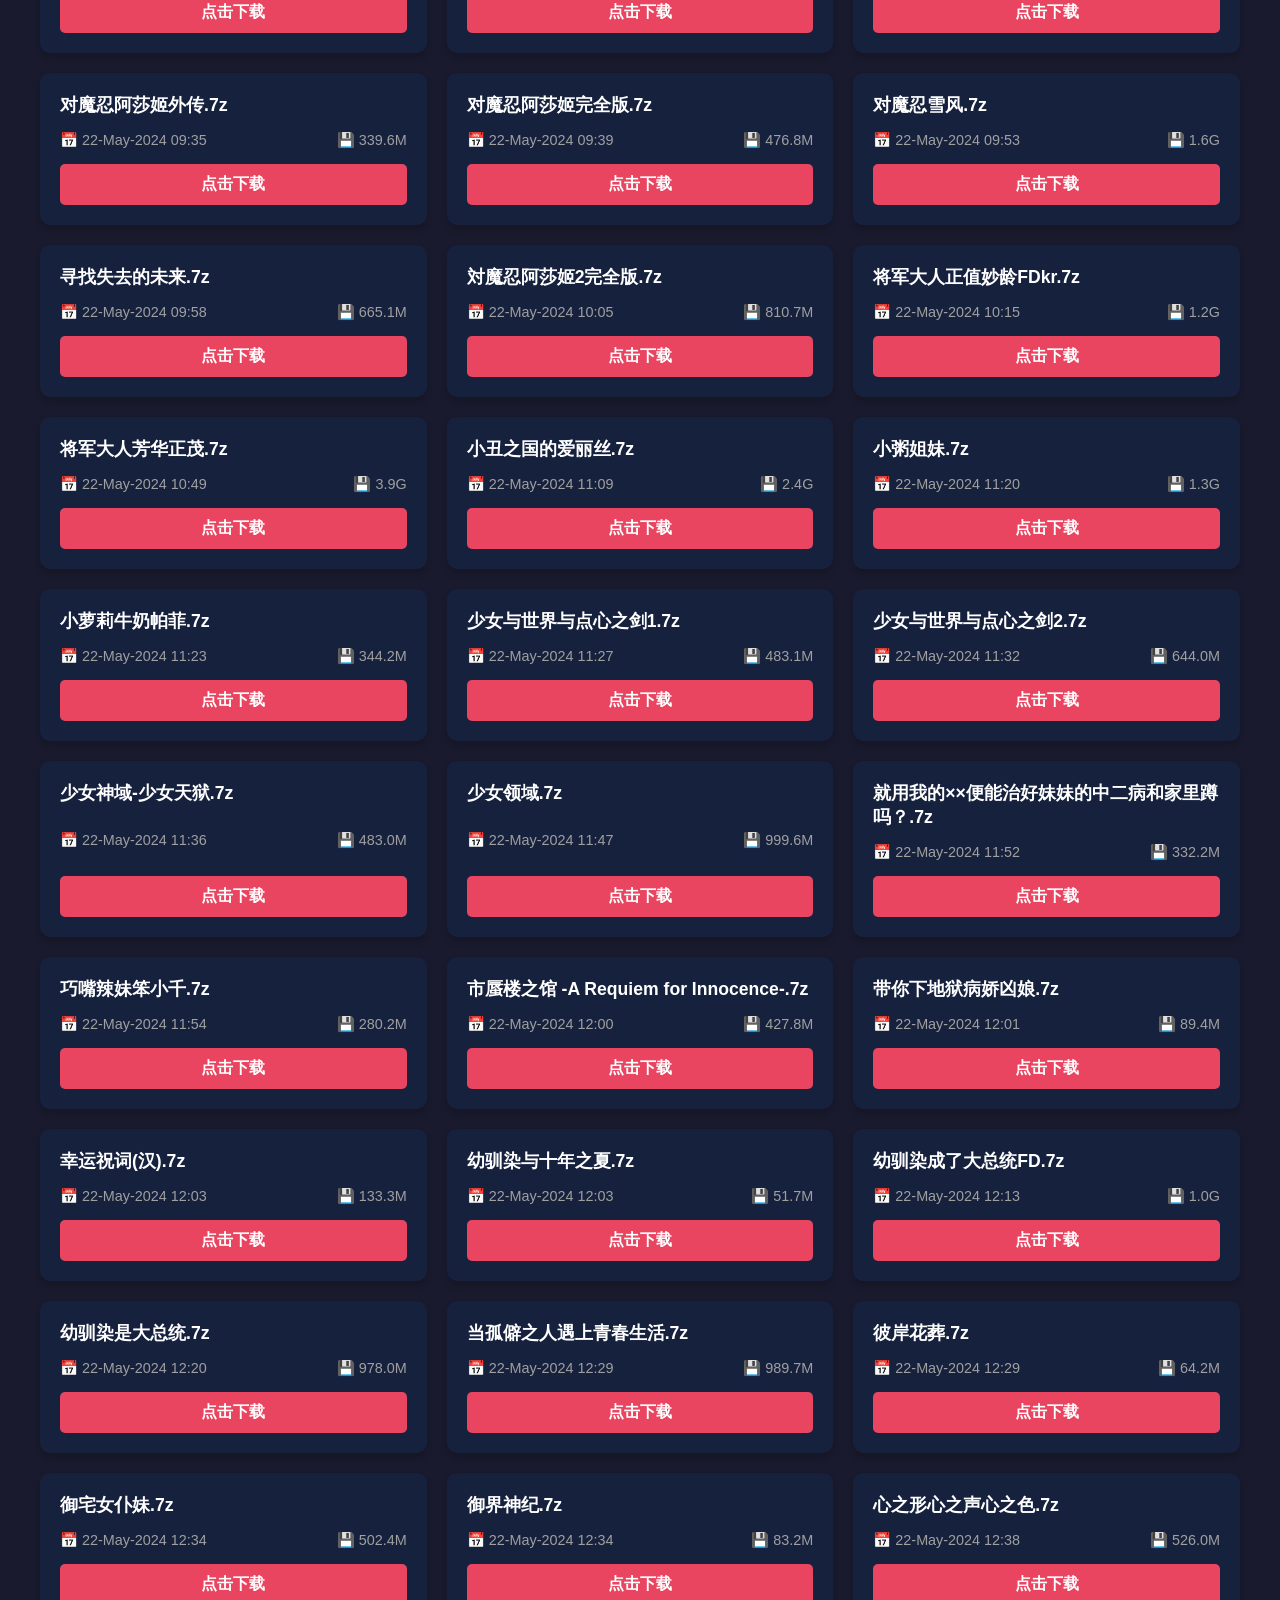
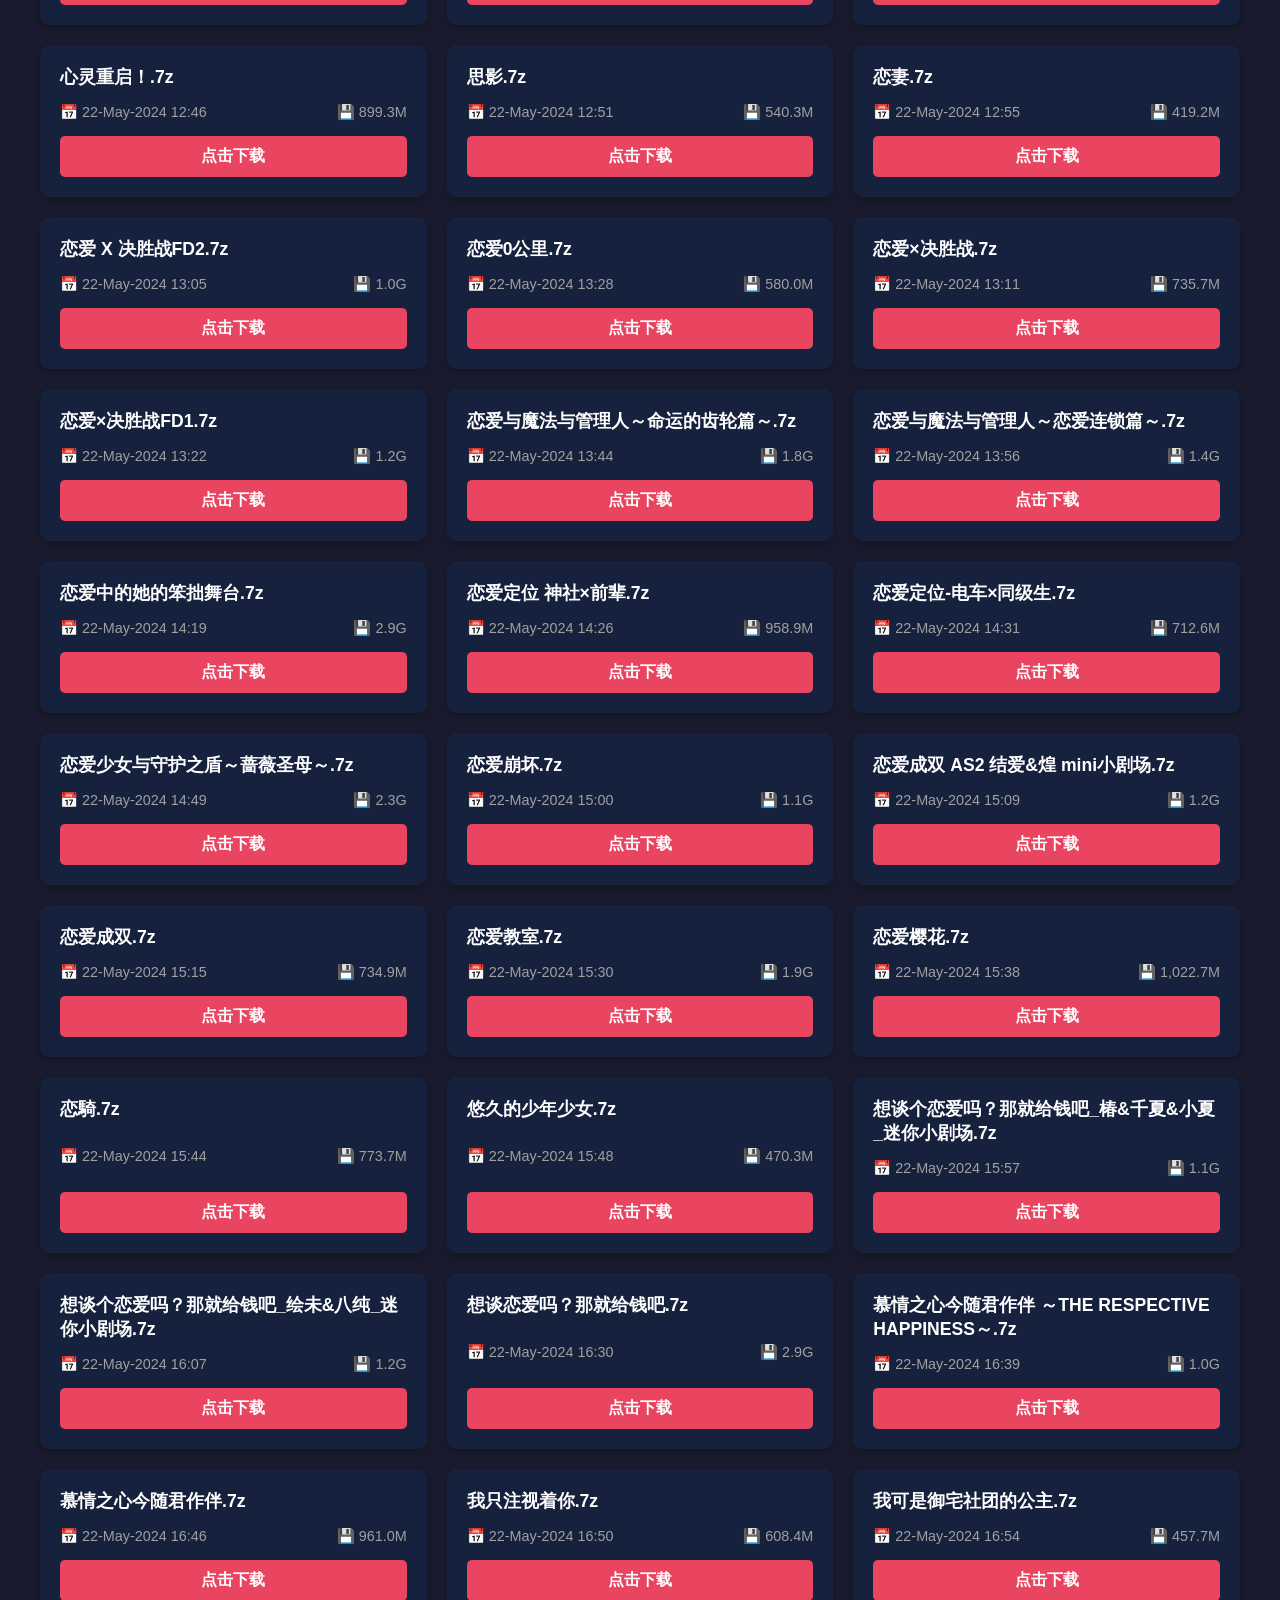
<file: krkr.html>
<!DOCTYPE html>
<html lang="zh-CN">
<head>
    <meta charset="UTF-8">
    <meta name="viewport" content="width=device-width, initial-scale=1.0">
    <title>KRKR 资源下载索引</title>
    <style>
        :root {
            --bg-color: #1a1a2e;
            --card-bg: #16213e;
            --text-main: #e94560;
            --text-sec: #0f3460;
            --text-white: #eaeaea;
        }
        body {
            font-family: 'Segoe UI', Tahoma, Geneva, Verdana, sans-serif;
            background-color: var(--bg-color);
            color: var(--text-white);
            margin: 0;
            padding: 20px;
        }
        .container {
            max-width: 1200px;
            margin: 0 auto;
        }
        header {
            text-align: center;
            margin-bottom: 30px;
            padding: 20px;
            border-bottom: 2px solid var(--text-main);
        }
        h1 {
            color: var(--text-main);
            margin: 0;
            font-size: 2.5rem;
        }
        a {
  		color: #007bff; /* 深灰色，替代默认蓝 */
 		text-decoration: none; /* 去除下划线 */
	 }

	a:hover {
  		color: var(--text-main); /* 鼠标悬停时变为蓝色 */
  		text-decoration: none; /* 鼠标悬停时显示下划线 */
	}
        .search-box {
            width: 100%;
            max-width: 600px;
            padding: 15px;
            font-size: 18px;
            border: none;
            border-radius: 8px;
            margin-top: 20px;
            background-color: var(--text-white);
            color: #333;
            box-shadow: 0 4px 6px rgba(0,0,0,0.3);
        }
        .file-count {
            margin-top: 10px;
            color: #888;
        }
        
        .grid-container {
            display: grid;
            grid-template-columns: repeat(auto-fill, minmax(350px, 1fr));
            gap: 20px;
        }
        
        .card {
            background-color: var(--card-bg);
            border-radius: 10px;
            padding: 20px;
            box-shadow: 0 4px 6px rgba(0,0,0,0.2);
            transition: transform 0.2s, box-shadow 0.2s;
            display: flex;
            flex-direction: column;
            justify-content: space-between;
        }
        
        .card:hover {
            transform: translateY(-5px);
            box-shadow: 0 8px 12px rgba(0,0,0,0.4);
            border: 1px solid var(--text-main);
        }
        
        .card-title {
            font-size: 1.1rem;
            font-weight: bold;
            margin-bottom: 15px;
            word-break: break-all;
            color: #fff;
        }
        
        .card-info {
            font-size: 0.9rem;
            color: #a0a0a0;
            margin-bottom: 15px;
            display: flex;
            justify-content: space-between;
        }
        
        .download-btn {
            display: block;
            text-align: center;
            background-color: var(--text-main);
            color: white;
            text-decoration: none;
            padding: 10px;
            border-radius: 5px;
            font-weight: bold;
            transition: background 0.3s;
        }
        
        .download-btn:hover {
            background-color: #c0354c;
        }

        /* 简单的加载动画 */
        #loading {
            text-align: center;
            font-size: 20px;
            margin-top: 50px;
        }
        
        .hidden {
            display: none !important;
        }
    </style>
</head>
<body>

<div class="container">
    <header>
        <h1>KRKR 资源下载索引</h1>
        <h3><a href = "http://pd.qq.com/s/hmcd6stj4?businessType=9">点我加入Galgame同好交流频道</a></h3>
        <input type="text" id="searchInput" class="search-box" placeholder="输入游戏名字进行搜索..." onkeyup="filterFiles()">
        <div class="file-count" id="fileCount">加载中...</div>
    </header>

    <div id="fileList" class="grid-container">
        <!-- 内容将由 JavaScript 填充 -->
    </div>
</div>

<script>
    // 从Python注入的数据
    const resources = [{"name": "11eyes\u7f6a\u4e0e\u7f5a\u4e0e\u8d4e\u7684\u5c11\u5973.7z", "url": "https://daili.laoban.fun/https://archive.org/download/krkr_galgame_cn/11eyes%E7%BD%AA%E4%B8%8E%E7%BD%9A%E4%B8%8E%E8%B5%8E%E7%9A%84%E5%B0%91%E5%A5%B3.7z", "date": "21-May-2024 01:25", "size": "833.2M"}, {"name": "1\uff0f2 summer.7z", "url": "https://daili.laoban.fun/https://archive.org/download/krkr_galgame_cn/1%EF%BC%8F2%20summer.7z", "date": "21-May-2024 00:42", "size": "591.8M"}, {"name": "9-nine  \u65b0\u7ae0.7z", "url": "https://daili.laoban.fun/https://archive.org/download/krkr_galgame_cn/9-nine%20%20%E6%96%B0%E7%AB%A0.7z", "date": "21-May-2024 00:46", "size": "436.2M"}, {"name": "9-nine-\u4e5d\u4e2a\u4e5d\u65e5\u4e5d\u8272.7z", "url": "https://daili.laoban.fun/https://archive.org/download/krkr_galgame_cn/9-nine-%E4%B9%9D%E4%B8%AA%E4%B9%9D%E6%97%A5%E4%B9%9D%E8%89%B2.7z", "date": "21-May-2024 00:53", "size": "827.1M"}, {"name": "9-nine-\u5929\u8272\u5929\u97f3\u5929\u6b4c.7z", "url": "https://daili.laoban.fun/https://archive.org/download/krkr_galgame_cn/9-nine-%E5%A4%A9%E8%89%B2%E5%A4%A9%E9%9F%B3%E5%A4%A9%E6%AD%8C.7z", "date": "21-May-2024 05:39", "size": "786.5M"}, {"name": "9-nine-\u6625\u8272\u6625\u604b\u6625\u7199\u98ce.7z", "url": "https://daili.laoban.fun/https://archive.org/download/krkr_galgame_cn/9-nine-%E6%98%A5%E8%89%B2%E6%98%A5%E6%81%8B%E6%98%A5%E7%86%99%E9%A3%8E.7z", "date": "21-May-2024 01:11", "size": "2.2G"}, {"name": "9-nine-\u96ea\u8272\u96ea\u82b1\u96ea\u4f59\u75d5.7z", "url": "https://daili.laoban.fun/https://archive.org/download/krkr_galgame_cn/9-nine-%E9%9B%AA%E8%89%B2%E9%9B%AA%E8%8A%B1%E9%9B%AA%E4%BD%99%E7%97%95.7z", "date": "21-May-2024 01:18", "size": "900.7M"}, {"name": "ATRI -My Dear Moments-.7z", "url": "https://daili.laoban.fun/https://archive.org/download/krkr_galgame_cn/ATRI%20-My%20Dear%20Moments-.7z", "date": "21-May-2024 02:27", "size": "838.1M"}, {"name": "Ambitious Mission FD1.7z", "url": "https://daili.laoban.fun/https://archive.org/download/krkr_galgame_cn/Ambitious%20Mission%20FD1.7z", "date": "21-May-2024 01:52", "size": "1.1G"}, {"name": "Ambitious Mission FD2.7z", "url": "https://daili.laoban.fun/https://archive.org/download/krkr_galgame_cn/Ambitious%20Mission%20FD2.7z", "date": "21-May-2024 02:03", "size": "1.3G"}, {"name": "Ambitious Mission.7z", "url": "https://daili.laoban.fun/https://archive.org/download/krkr_galgame_cn/Ambitious%20Mission.7z", "date": "21-May-2024 02:19", "size": "1.9G"}, {"name": "Berry's.7z", "url": "https://daili.laoban.fun/https://archive.org/download/krkr_galgame_cn/Berry%27s.7z", "date": "21-May-2024 03:06", "size": "4.4G"}, {"name": "CAFE SOURIRE.7z", "url": "https://daili.laoban.fun/https://archive.org/download/krkr_galgame_cn/CAFE%20SOURIRE.7z", "date": "21-May-2024 03:31", "size": "381.6M"}, {"name": "CATION2.7z", "url": "https://daili.laoban.fun/https://archive.org/download/krkr_galgame_cn/CATION2.7z", "date": "21-May-2024 03:41", "size": "1.1G"}, {"name": "CLEARWORLD.7z", "url": "https://daili.laoban.fun/https://archive.org/download/krkr_galgame_cn/CLEARWORLD.7z", "date": "21-May-2024 03:51", "size": "474.1M"}, {"name": "ChronoBox.7z", "url": "https://daili.laoban.fun/https://archive.org/download/krkr_galgame_cn/ChronoBox.7z", "date": "21-May-2024 03:47", "size": "721.8M"}, {"name": "Complete Edition.7z", "url": "https://daili.laoban.fun/https://archive.org/download/krkr_galgame_cn/Complete%20Edition.7z", "date": "21-May-2024 04:10", "size": "1.5G"}, {"name": "DRACU-RIOT!.7z", "url": "https://daili.laoban.fun/https://archive.org/download/krkr_galgame_cn/DRACU-RIOT%21.7z", "date": "21-May-2024 04:37", "size": "935.8M"}, {"name": "Dessert Love.7z", "url": "https://daili.laoban.fun/https://archive.org/download/krkr_galgame_cn/Dessert%20Love.7z", "date": "21-May-2024 04:16", "size": "688.4M"}, {"name": "Dong-Jin Rice-hime -Expansion Pack.7z", "url": "https://daili.laoban.fun/https://archive.org/download/krkr_galgame_cn/Dong-Jin%20Rice-hime%20-Expansion%20Pack.7z", "date": "21-May-2024 04:30", "size": "1.7G"}, {"name": "FLOWERS \u590f\u7bc7.7z", "url": "https://daili.laoban.fun/https://archive.org/download/krkr_galgame_cn/FLOWERS%20%E5%A4%8F%E7%AF%87.7z", "date": "21-May-2024 05:02", "size": "1.7G"}, {"name": "Fate hollow ataraxia.7z", "url": "https://daili.laoban.fun/https://archive.org/download/krkr_galgame_cn/Fate%20hollow%20ataraxia.7z", "date": "21-May-2024 04:40", "size": "468.8M"}, {"name": "GINKA.7z", "url": "https://daili.laoban.fun/https://archive.org/download/krkr_galgame_cn/GINKA.7z", "date": "21-May-2024 05:07", "size": "699.4M"}, {"name": "Glory of the Self-Styled Diehard girl.7z", "url": "https://daili.laoban.fun/https://archive.org/download/krkr_galgame_cn/Glory%20of%20the%20Self-Styled%20Diehard%20girl.7z", "date": "21-May-2024 05:40", "size": "133.8M"}, {"name": "Grisaia Phantom Trigger Vol.1.7z", "url": "https://daili.laoban.fun/https://archive.org/download/krkr_galgame_cn/Grisaia%20Phantom%20Trigger%20Vol.1.7z", "date": "23-May-2024 23:51", "size": "614.6M"}, {"name": "Grisaia Phantom Trigger Vol.2.7z", "url": "https://daili.laoban.fun/https://archive.org/download/krkr_galgame_cn/Grisaia%20Phantom%20Trigger%20Vol.2.7z", "date": "23-May-2024 23:59", "size": "682.9M"}, {"name": "Grisaia Phantom Trigger Vol.3.7z", "url": "https://daili.laoban.fun/https://archive.org/download/krkr_galgame_cn/Grisaia%20Phantom%20Trigger%20Vol.3.7z", "date": "24-May-2024 00:21", "size": "2.5G"}, {"name": "Grisaia Phantom Trigger Vol.4.7z", "url": "https://daili.laoban.fun/https://archive.org/download/krkr_galgame_cn/Grisaia%20Phantom%20Trigger%20Vol.4.7z", "date": "24-May-2024 00:46", "size": "3.2G"}, {"name": "Grisaia Phantom Trigger Vol.5.5.7z", "url": "https://daili.laoban.fun/https://archive.org/download/krkr_galgame_cn/Grisaia%20Phantom%20Trigger%20Vol.5.5.7z", "date": "21-May-2024 05:46", "size": "910.3M"}, {"name": "Grisaia Phantom Trigger Vol.5.7z", "url": "https://daili.laoban.fun/https://archive.org/download/krkr_galgame_cn/Grisaia%20Phantom%20Trigger%20Vol.5.7z", "date": "24-May-2024 01:26", "size": "3.7G"}, {"name": "Grisaia Phantom Trigger Vol.6.7z", "url": "https://daili.laoban.fun/https://archive.org/download/krkr_galgame_cn/Grisaia%20Phantom%20Trigger%20Vol.6.7z", "date": "24-May-2024 01:36", "size": "967.2M"}, {"name": "Grisaia Phantom Trigger Vol.7.7z", "url": "https://daili.laoban.fun/https://archive.org/download/krkr_galgame_cn/Grisaia%20Phantom%20Trigger%20Vol.7.7z", "date": "24-May-2024 01:48", "size": "1.1G"}, {"name": "G\u7dda\u4e0a\u306e\u9b54\u738b.7z", "url": "https://daili.laoban.fun/https://archive.org/download/krkr_galgame_cn/G%E7%B7%9A%E4%B8%8A%E3%81%AE%E9%AD%94%E7%8E%8B.7z", "date": "21-May-2024 05:51", "size": "636.2M"}, {"name": "HaremNight.7z", "url": "https://daili.laoban.fun/https://archive.org/download/krkr_galgame_cn/HaremNight.7z", "date": "21-May-2024 05:55", "size": "615.1M"}, {"name": "Hunting Moon.7z", "url": "https://daili.laoban.fun/https://archive.org/download/krkr_galgame_cn/Hunting%20Moon.7z", "date": "21-May-2024 06:33", "size": "815.7M"}, {"name": "ISLAND DIARY.7z", "url": "https://daili.laoban.fun/https://archive.org/download/krkr_galgame_cn/ISLAND%20DIARY.7z", "date": "21-May-2024 06:37", "size": "510.9M"}, {"name": "KARAKARA.7z", "url": "https://daili.laoban.fun/https://archive.org/download/krkr_galgame_cn/KARAKARA.7z", "date": "21-May-2024 06:40", "size": "317.2M"}, {"name": "KARAKARA2.7z", "url": "https://daili.laoban.fun/https://archive.org/download/krkr_galgame_cn/KARAKARA2.7z", "date": "21-May-2024 06:43", "size": "350.6M"}, {"name": "Kunado Chronicles kr.7z", "url": "https://daili.laoban.fun/https://archive.org/download/krkr_galgame_cn/Kunado%20Chronicles%20kr.7z", "date": "21-May-2024 07:16", "size": "1.4G"}, {"name": "LAMUNATION\uff01.7z", "url": "https://daili.laoban.fun/https://archive.org/download/krkr_galgame_cn/LAMUNATION%EF%BC%81.7z", "date": "21-May-2024 06:58", "size": "1.9G"}, {"name": "LOVELY\u00d7CATION.7z", "url": "https://daili.laoban.fun/https://archive.org/download/krkr_galgame_cn/LOVELY%C3%97CATION.7z", "date": "21-May-2024 08:02", "size": "630.6M"}, {"name": "LOVEREC. \uff0d\u30df\u30cb\u30b7\u30a2\u30bf\u30fc\u30ba\uff0d.7z", "url": "https://daili.laoban.fun/https://archive.org/download/krkr_galgame_cn/LOVEREC.%20%EF%BC%8D%E3%83%9F%E3%83%8B%E3%82%B7%E3%82%A2%E3%82%BF%E3%83%BC%E3%82%BA%EF%BC%8D.7z", "date": "21-May-2024 08:04", "size": "227.7M"}, {"name": "LOVEREC.7z", "url": "https://daili.laoban.fun/https://archive.org/download/krkr_galgame_cn/LOVEREC.7z", "date": "21-May-2024 08:10", "size": "618.4M"}, {"name": "LOVESICK PUPPIES.7z", "url": "https://daili.laoban.fun/https://archive.org/download/krkr_galgame_cn/LOVESICK%20PUPPIES.7z", "date": "21-May-2024 08:18", "size": "1.0G"}, {"name": "Liber_7 \u6c38\u52ab\u306e\u7d42\u308f\u308a\u3092\u5f85\u3064\u541b\u3078.7z", "url": "https://daili.laoban.fun/https://archive.org/download/krkr_galgame_cn/Liber_7%20%E6%B0%B8%E5%8A%AB%E3%81%AE%E7%B5%82%E3%82%8F%E3%82%8A%E3%82%92%E5%BE%85%E3%81%A4%E5%90%9B%E3%81%B8.7z", "date": "21-May-2024 07:26", "size": "1.1G"}, {"name": "Little Sick Girls ~\u955c\u4e2d\u7684\u5076\u50cf~.7z", "url": "https://daili.laoban.fun/https://archive.org/download/krkr_galgame_cn/Little%20Sick%20Girls%20~%E9%95%9C%E4%B8%AD%E7%9A%84%E5%81%B6%E5%83%8F~.7z", "date": "21-May-2024 07:33", "size": "181.7M"}, {"name": "Little Sick Girls \uff5e\u59b9\u662f\u6843\u7684\u871c\u9999\uff5e.7z", "url": "https://daili.laoban.fun/https://archive.org/download/krkr_galgame_cn/Little%20Sick%20Girls%20%EF%BD%9E%E5%A6%B9%E6%98%AF%E6%A1%83%E7%9A%84%E8%9C%9C%E9%A6%99%EF%BD%9E.7z", "date": "21-May-2024 07:31", "size": "559.5M"}, {"name": "Loca-Love My Cute Roommate.7z", "url": "https://daili.laoban.fun/https://archive.org/download/krkr_galgame_cn/Loca-Love%20My%20Cute%20Roommate.7z", "date": "21-May-2024 07:55", "size": "2.1G"}, {"name": "MEMORIES.7z", "url": "https://daili.laoban.fun/https://archive.org/download/krkr_galgame_cn/MEMORIES.7z", "date": "21-May-2024 08:22", "size": "157.7M"}, {"name": "Monkeys!!.7z", "url": "https://daili.laoban.fun/https://archive.org/download/krkr_galgame_cn/Monkeys%21%21.7z", "date": "21-May-2024 08:42", "size": "1.7G"}, {"name": "My Life as a Cult Leader v2.7z", "url": "https://daili.laoban.fun/https://archive.org/download/krkr_galgame_cn/My%20Life%20as%20a%20Cult%20Leader%20v2.7z", "date": "21-May-2024 08:52", "size": "1.1G"}, {"name": "NEKOPARA Extra.7z", "url": "https://daili.laoban.fun/https://archive.org/download/krkr_galgame_cn/NEKOPARA%20Extra.7z", "date": "21-May-2024 09:13", "size": "754.0M"}, {"name": "NEKOPARA Vol. 4.7z", "url": "https://daili.laoban.fun/https://archive.org/download/krkr_galgame_cn/NEKOPARA%20Vol.%204.7z", "date": "21-May-2024 09:29", "size": "1.9G"}, {"name": "NOBLE\u2606WORKS.7z", "url": "https://daili.laoban.fun/https://archive.org/download/krkr_galgame_cn/NOBLE%E2%98%86WORKS.7z", "date": "21-May-2024 09:54", "size": "797.4M"}, {"name": "Neet And Angel V1.07.7z", "url": "https://daili.laoban.fun/https://archive.org/download/krkr_galgame_cn/Neet%20And%20Angel%20V1.07.7z", "date": "21-May-2024 09:07", "size": "1.7G"}, {"name": "Ninja Girl and the Mysterious Army of Urban Legend Monsters! ~Hunt of the Headless Horseman.7z", "url": "https://daili.laoban.fun/https://archive.org/download/krkr_galgame_cn/Ninja%20Girl%20and%20the%20Mysterious%20Army%20of%20Urban%20Legend%20Monsters%21%20~Hunt%20of%20the%20Headless%20Horseman.7z", "date": "21-May-2024 09:47", "size": "317.1M"}, {"name": "PARQUET.7z", "url": "https://daili.laoban.fun/https://archive.org/download/krkr_galgame_cn/PARQUET.7z", "date": "21-May-2024 10:02", "size": "727.0M"}, {"name": "PRETTY\u00d7CATION2.7z", "url": "https://daili.laoban.fun/https://archive.org/download/krkr_galgame_cn/PRETTY%C3%97CATION2.7z", "date": "21-May-2024 10:41", "size": "4.1G"}, {"name": "PURELY\u00d7CATION.7z", "url": "https://daili.laoban.fun/https://archive.org/download/krkr_galgame_cn/PURELY%C3%97CATION.7z", "date": "21-May-2024 11:47", "size": "5.5G"}, {"name": "Paraphilia \uff5e\u5ba0\u7269\u5fd7\u613f\uff5e.7z", "url": "https://daili.laoban.fun/https://archive.org/download/krkr_galgame_cn/Paraphilia%20%EF%BD%9E%E5%AE%A0%E7%89%A9%E5%BF%97%E6%84%BF%EF%BD%9E.7z", "date": "21-May-2024 09:55", "size": "176.1M"}, {"name": "Pure Marriage.7z", "url": "https://daili.laoban.fun/https://archive.org/download/krkr_galgame_cn/Pure%20Marriage.7z", "date": "21-May-2024 10:49", "size": "701.6M"}, {"name": "ROLEPLAYER\uff1a\u5c71\u639b\u59d0\u59b9\u7684\u9ecf\u819c\u6e38\u620f\uff01.7z", "url": "https://daili.laoban.fun/https://archive.org/download/krkr_galgame_cn/ROLEPLAYER%EF%BC%9A%E5%B1%B1%E6%8E%9B%E5%A7%90%E5%A6%B9%E7%9A%84%E9%BB%8F%E8%86%9C%E6%B8%B8%E6%88%8F%EF%BC%81.7z", "date": "21-May-2024 12:45", "size": "1.4G"}, {"name": "Re\uff1aLieF \uff5e\u7ed9\u631a\u7231\u7684\u4f60\uff5e.7z", "url": "https://daili.laoban.fun/https://archive.org/download/krkr_galgame_cn/Re%EF%BC%9ALieF%20%EF%BD%9E%E7%BB%99%E6%8C%9A%E7%88%B1%E7%9A%84%E4%BD%A0%EF%BD%9E.7z", "date": "21-May-2024 12:16", "size": "2.9G"}, {"name": "Riddle Joker.7z", "url": "https://daili.laoban.fun/https://archive.org/download/krkr_galgame_cn/Riddle%20Joker.7z", "date": "21-May-2024 12:30", "size": "1.4G"}, {"name": "SEX\u6218\u4e89 \u6709\u7231\u7684\u7231\u7231\u65f6\u7981\u6b62\u7684\u54e6.7z", "url": "https://daili.laoban.fun/https://archive.org/download/krkr_galgame_cn/SEX%E6%88%98%E4%BA%89%20%E6%9C%89%E7%88%B1%E7%9A%84%E7%88%B1%E7%88%B1%E6%97%B6%E7%A6%81%E6%AD%A2%E7%9A%84%E5%93%A6.7z", "date": "21-May-2024 13:46", "size": "2.4G"}, {"name": "SWANSONG.7z", "url": "https://daili.laoban.fun/https://archive.org/download/krkr_galgame_cn/SWANSONG.7z", "date": "21-May-2024 13:49", "size": "297.1M"}, {"name": "Salet\u00e9.7z", "url": "https://daili.laoban.fun/https://archive.org/download/krkr_galgame_cn/Salet%C3%A9.7z", "date": "21-May-2024 12:52", "size": "751.8M"}, {"name": "Seven Days.7z", "url": "https://daili.laoban.fun/https://archive.org/download/krkr_galgame_cn/Seven%20Days.7z", "date": "21-May-2024 13:23", "size": "3.0G"}, {"name": "Seven coat.7z", "url": "https://daili.laoban.fun/https://archive.org/download/krkr_galgame_cn/Seven%20coat.7z", "date": "21-May-2024 12:54", "size": "204.1M"}, {"name": "Sweet\u2606Switch \uff5e\u7709\u76ee\u4f20\u60c5\uff5e.7z", "url": "https://daili.laoban.fun/https://archive.org/download/krkr_galgame_cn/Sweet%E2%98%86Switch%20%EF%BD%9E%E7%9C%89%E7%9B%AE%E4%BC%A0%E6%83%85%EF%BD%9E.7z", "date": "21-May-2024 13:54", "size": "443.7M"}, {"name": "Tamayura Mirai_krkr.7z", "url": "https://daili.laoban.fun/https://archive.org/download/krkr_galgame_cn/Tamayura%20Mirai_krkr.7z", "date": "21-May-2024 14:28", "size": "3.8G"}, {"name": "The Ditzy Demons Are in Love With Me.7z", "url": "https://daili.laoban.fun/https://archive.org/download/krkr_galgame_cn/The%20Ditzy%20Demons%20Are%20in%20Love%20With%20Me.7z", "date": "21-May-2024 15:16", "size": "5.8G"}, {"name": "The Seventh Sign -Mr.Sister-.7z", "url": "https://daili.laoban.fun/https://archive.org/download/krkr_galgame_cn/The%20Seventh%20Sign%20-Mr.Sister-.7z", "date": "21-May-2024 15:19", "size": "414.8M"}, {"name": "Trap Legend.7z", "url": "https://daili.laoban.fun/https://archive.org/download/krkr_galgame_cn/Trap%20Legend.7z", "date": "21-May-2024 15:24", "size": "733.6M"}, {"name": "VenusBlood-FRONTIER-.7z", "url": "https://daili.laoban.fun/https://archive.org/download/krkr_galgame_cn/VenusBlood-FRONTIER-.7z", "date": "21-May-2024 15:30", "size": "831.8M"}, {"name": "VenusBlood-GAIA-.7z", "url": "https://daili.laoban.fun/https://archive.org/download/krkr_galgame_cn/VenusBlood-GAIA-.7z", "date": "21-May-2024 15:38", "size": "1.0G"}, {"name": "VenusBlood-HYPNO-.7z", "url": "https://daili.laoban.fun/https://archive.org/download/krkr_galgame_cn/VenusBlood-HYPNO-.7z", "date": "21-May-2024 16:08", "size": "3.8G"}, {"name": "VenusBlood\u65e0\u5370\u9ad8\u538b2\u53f7.7z", "url": "https://daili.laoban.fun/https://archive.org/download/krkr_galgame_cn/VenusBlood%E6%97%A0%E5%8D%B0%E9%AB%98%E5%8E%8B2%E5%8F%B7.7z", "date": "21-May-2024 16:13", "size": "554.1M"}, {"name": "WORLD END ECONOMiCA -I-.7z", "url": "https://daili.laoban.fun/https://archive.org/download/krkr_galgame_cn/WORLD%20END%20ECONOMiCA%20-I-.7z", "date": "21-May-2024 17:07", "size": "79.4M"}, {"name": "WORLD END ECONOMiCA EP 1.7z", "url": "https://daili.laoban.fun/https://archive.org/download/krkr_galgame_cn/WORLD%20END%20ECONOMiCA%20EP%201.7z", "date": "21-May-2024 17:00", "size": "420.4M"}, {"name": "WORLD END ECONOMiCA EP 2.7z", "url": "https://daili.laoban.fun/https://archive.org/download/krkr_galgame_cn/WORLD%20END%20ECONOMiCA%20EP%202.7z", "date": "21-May-2024 17:06", "size": "741.9M"}, {"name": "White Wings.7z", "url": "https://daili.laoban.fun/https://archive.org/download/krkr_galgame_cn/White%20Wings.7z", "date": "21-May-2024 16:20", "size": "672.1M"}, {"name": "With Ribbon.7z", "url": "https://daili.laoban.fun/https://archive.org/download/krkr_galgame_cn/With%20Ribbon.7z", "date": "21-May-2024 16:57", "size": "4.2G"}, {"name": "bocchi produce.7z", "url": "https://daili.laoban.fun/https://archive.org/download/krkr_galgame_cn/bocchi%20produce.7z", "date": "21-May-2024 03:28", "size": "2.3G"}, {"name": "clover day's.7z", "url": "https://daili.laoban.fun/https://archive.org/download/krkr_galgame_cn/clover%20day%27s.7z", "date": "21-May-2024 03:59", "size": "947.0M"}, {"name": "fate stay night.7z", "url": "https://daili.laoban.fun/https://archive.org/download/krkr_galgame_cn/fate%20stay%20night.7z", "date": "21-May-2024 04:48", "size": "1,018.2M"}, {"name": "himitsuinko.7z", "url": "https://daili.laoban.fun/https://archive.org/download/krkr_galgame_cn/himitsuinko.7z", "date": "21-May-2024 06:04", "size": "966.0M"}, {"name": "hitoren.7z", "url": "https://daili.laoban.fun/https://archive.org/download/krkr_galgame_cn/hitoren.7z", "date": "21-May-2024 06:26", "size": "2.5G"}, {"name": "krkr_galgame_cn_archive.torrent", "url": "https://daili.laoban.fun/https://archive.org/download/krkr_galgame_cn/krkr_galgame_cn_archive.torrent", "date": "21-May-2024 12:38", "size": "386.2K"}, {"name": "krkr_galgame_cn_files.xml", "url": "https://daili.laoban.fun/https://archive.org/download/krkr_galgame_cn/krkr_galgame_cn_files.xml", "date": "28-May-2024 19:56", "size": "141.1K"}, {"name": "krkr_galgame_cn_meta.sqlite", "url": "https://daili.laoban.fun/https://archive.org/download/krkr_galgame_cn/krkr_galgame_cn_meta.sqlite", "date": "24-May-2024 01:48", "size": "872.0K"}, {"name": "krkr_galgame_cn_meta.xml", "url": "https://daili.laoban.fun/https://archive.org/download/krkr_galgame_cn/krkr_galgame_cn_meta.xml", "date": "28-May-2024 19:56", "size": "902.0B"}, {"name": "mama\u6821\u751f.7z", "url": "https://daili.laoban.fun/https://archive.org/download/krkr_galgame_cn/mama%E6%A0%A1%E7%94%9F.7z", "date": "21-May-2024 08:20", "size": "215.1M"}, {"name": "nekopara.7z", "url": "https://daili.laoban.fun/https://archive.org/download/krkr_galgame_cn/nekopara.7z", "date": "21-May-2024 09:44", "size": "1.5G"}, {"name": "virwife.7z", "url": "https://daili.laoban.fun/https://archive.org/download/krkr_galgame_cn/virwife.7z", "date": "21-May-2024 16:15", "size": "325.0M"}, {"name": "your diary.7z", "url": "https://daili.laoban.fun/https://archive.org/download/krkr_galgame_cn/your%20diary.7z", "date": "21-May-2024 17:12", "size": "611.3M"}, {"name": "\u3042\u3042\u3063\u30de\u30de\u306b\u306a\u308b\u3063\uff01 \uff5e\u30a2\u30ca\u30bf\u3092\u60f3\u3063\u3066\u6ea2\u308c\u308b\u304a\u3063\u3071\u3044\uff5e\u4fee\u590d\u7248.7z", "url": "https://daili.laoban.fun/https://archive.org/download/krkr_galgame_cn/%E3%81%82%E3%81%82%E3%81%A3%E3%83%9E%E3%83%9E%E3%81%AB%E3%81%AA%E3%82%8B%E3%81%A3%EF%BC%81%20%EF%BD%9E%E3%82%A2%E3%83%8A%E3%82%BF%E3%82%92%E6%83%B3%E3%81%A3%E3%81%A6%E6%BA%A2%E3%82%8C%E3%82%8B%E3%81%8A%E3%81%A3%E3%81%B1%E3%81%84%EF%BD%9E%E4%BF%AE%E5%A4%8D%E7%89%88.7z", "date": "21-May-2024 17:18", "size": "252.7M"}, {"name": "\u3072\u3053\u3046\u304d\u96f2.7z", "url": "https://daili.laoban.fun/https://archive.org/download/krkr_galgame_cn/%E3%81%B2%E3%81%93%E3%81%86%E3%81%8D%E9%9B%B2.7z", "date": "21-May-2024 17:41", "size": "912.7M"}, {"name": "\u3082\u3063\u3068\uff01\u5b55\u307e\u305b\uff01\u708e\u306e\u304a\u3063\u3071\u3044\u7570\u4e16\u754c\u30a8\u30ed\u9b54\u6cd5\u5b66\u5712\uff01.7z", "url": "https://daili.laoban.fun/https://archive.org/download/krkr_galgame_cn/%E3%82%82%E3%81%A3%E3%81%A8%EF%BC%81%E5%AD%95%E3%81%BE%E3%81%9B%EF%BC%81%E7%82%8E%E3%81%AE%E3%81%8A%E3%81%A3%E3%81%B1%E3%81%84%E7%95%B0%E4%B8%96%E7%95%8C%E3%82%A8%E3%83%AD%E9%AD%94%E6%B3%95%E5%AD%A6%E5%9C%92%EF%BC%81.7z", "date": "21-May-2024 18:29", "size": "1.6G"}, {"name": "\u3082\u3082\u3044\u308d\u6027\u7656\u958b\u653e\u5ba3\u8a00.7z", "url": "https://daili.laoban.fun/https://archive.org/download/krkr_galgame_cn/%E3%82%82%E3%82%82%E3%81%84%E3%82%8D%E6%80%A7%E7%99%96%E9%96%8B%E6%94%BE%E5%AE%A3%E8%A8%80.7z", "date": "21-May-2024 18:35", "size": "727.1M"}, {"name": "\u30a2\u30de\u30a2\u30cd -My Sweet Sister-.7z", "url": "https://daili.laoban.fun/https://archive.org/download/krkr_galgame_cn/%E3%82%A2%E3%83%9E%E3%82%A2%E3%83%8D%20-My%20Sweet%20Sister-.7z", "date": "21-May-2024 17:26", "size": "919.7M"}, {"name": "\u30aa\u30fc\u30af\u3060\u3063\u3066\u604b\u304c\u3057\u305f\u3044\uff01\uff5e\u5973\u9a0e\u58eb\u3055\u3093\u3068\u5de3\u4f5c\u308a\u30c0\u30f3\u30b8\u30e7\u30f3\uff5e.7z", "url": "https://daili.laoban.fun/https://archive.org/download/krkr_galgame_cn/%E3%82%AA%E3%83%BC%E3%82%AF%E3%81%A0%E3%81%A3%E3%81%A6%E6%81%8B%E3%81%8C%E3%81%97%E3%81%9F%E3%81%84%EF%BC%81%EF%BD%9E%E5%A5%B3%E9%A8%8E%E5%A3%AB%E3%81%95%E3%82%93%E3%81%A8%E5%B7%A3%E4%BD%9C%E3%82%8A%E3%83%80%E3%83%B3%E3%82%B8%E3%83%A7%E3%83%B3%EF%BD%9E.7z", "date": "21-May-2024 17:29", "size": "393.7M"}, {"name": "\u30b5\u30c4\u30b3\u30a4\uff5e\u60a0\u4e45\u306a\u308b\u604b\u306e\u6b4c\uff5e.7z", "url": "https://daili.laoban.fun/https://archive.org/download/krkr_galgame_cn/%E3%82%B5%E3%83%84%E3%82%B3%E3%82%A4%EF%BD%9E%E6%82%A0%E4%B9%85%E3%81%AA%E3%82%8B%E6%81%8B%E3%81%AE%E6%AD%8C%EF%BD%9E.7z", "date": "21-May-2024 17:34", "size": "558.6M"}, {"name": "\u30d5\u30bf\u30de\u30bf\u604b\u611bAS1.7z", "url": "https://daili.laoban.fun/https://archive.org/download/krkr_galgame_cn/%E3%83%95%E3%82%BF%E3%83%9E%E3%82%BF%E6%81%8B%E6%84%9BAS1.7z", "date": "21-May-2024 17:50", "size": "1.2G"}, {"name": "\u30d8\u30a4\u30ba\u30de\u30f3 -THE LOCAL HERO-.7z", "url": "https://daili.laoban.fun/https://archive.org/download/krkr_galgame_cn/%E3%83%98%E3%82%A4%E3%82%BA%E3%83%9E%E3%83%B3%20-THE%20LOCAL%20HERO-.7z", "date": "21-May-2024 18:16", "size": "3.6G"}, {"name": "\u4e03\u65e5\u9ca8.7z", "url": "https://daili.laoban.fun/https://archive.org/download/krkr_galgame_cn/%E4%B8%83%E6%97%A5%E9%B2%A8.7z", "date": "21-May-2024 18:53", "size": "2.1G"}, {"name": "\u4e09\u5343\u5fc3\u4e16\u754c\uff0c\u68a6\u7ec8\u5c06\u5b9e\u73b0.7z", "url": "https://daili.laoban.fun/https://archive.org/download/krkr_galgame_cn/%E4%B8%89%E5%8D%83%E5%BF%83%E4%B8%96%E7%95%8C%EF%BC%8C%E6%A2%A6%E7%BB%88%E5%B0%86%E5%AE%9E%E7%8E%B0.7z", "date": "21-May-2024 19:08", "size": "1.8G"}, {"name": "\u4e09\u53f6\u8349\u4e4b\u56fd\u7684\u7231\u4e3d\u4e1d.7z", "url": "https://daili.laoban.fun/https://archive.org/download/krkr_galgame_cn/%E4%B8%89%E5%8F%B6%E8%8D%89%E4%B9%8B%E5%9B%BD%E7%9A%84%E7%88%B1%E4%B8%BD%E4%B8%9D.7z", "date": "21-May-2024 19:17", "size": "1,015.0M"}, {"name": "\u4e0a\u53f8\u7684\u59bb\u5b50\u662f\u6211\u7684\u524d\u4efb.7z", "url": "https://daili.laoban.fun/https://archive.org/download/krkr_galgame_cn/%E4%B8%8A%E5%8F%B8%E7%9A%84%E5%A6%BB%E5%AD%90%E6%98%AF%E6%88%91%E7%9A%84%E5%89%8D%E4%BB%BB.7z", "date": "21-May-2024 19:19", "size": "197.9M"}, {"name": "\u4e0d\u53ef\u77e5\u672a\u6765\u4e0e\u900f\u89c6\u7684\u547d\u8fd0.7z", "url": "https://daili.laoban.fun/https://archive.org/download/krkr_galgame_cn/%E4%B8%8D%E5%8F%AF%E7%9F%A5%E6%9C%AA%E6%9D%A5%E4%B8%8E%E9%80%8F%E8%A7%86%E7%9A%84%E5%91%BD%E8%BF%90.7z", "date": "21-May-2024 19:29", "size": "1.1G"}, {"name": "\u4e0d\u53ef\u89c6\u4e4b\u836f\u4e0e\u574e\u5777\u7684\u547d\u8fd0.7z", "url": "https://daili.laoban.fun/https://archive.org/download/krkr_galgame_cn/%E4%B8%8D%E5%8F%AF%E8%A7%86%E4%B9%8B%E8%8D%AF%E4%B8%8E%E5%9D%8E%E5%9D%B7%E7%9A%84%E5%91%BD%E8%BF%90.7z", "date": "21-May-2024 19:37", "size": "873.9M"}, {"name": "\u4e0e\u4f60\u62c9\u94a9\u8d77\u8a93\u7684\u5a5a\u7ea6.7z", "url": "https://daili.laoban.fun/https://archive.org/download/krkr_galgame_cn/%E4%B8%8E%E4%BD%A0%E6%8B%89%E9%92%A9%E8%B5%B7%E8%AA%93%E7%9A%84%E5%A9%9A%E7%BA%A6.7z", "date": "21-May-2024 19:40", "size": "263.0M"}, {"name": "\u4e0e\u5192\u724c\u78a7\u6c60\u7684\u604b\u4eba\u517b\u6210\u4e4b\u8def.7z", "url": "https://daili.laoban.fun/https://archive.org/download/krkr_galgame_cn/%E4%B8%8E%E5%86%92%E7%89%8C%E7%A2%A7%E6%B1%A0%E7%9A%84%E6%81%8B%E4%BA%BA%E5%85%BB%E6%88%90%E4%B9%8B%E8%B7%AF.7z", "date": "21-May-2024 19:43", "size": "347.4M"}, {"name": "\u4e0e\u5973\u670b\u53cb\u7684\u751c\u871c\u751f\u6d3b\uff5e\u4f60\u559c\u6b22\u4e00\u5fc3\u4e00\u610f\u7684\u94f6\u53d1\u7f8e\u5c11\u5973\u5417\uff1f.7z", "url": "https://daili.laoban.fun/https://archive.org/download/krkr_galgame_cn/%E4%B8%8E%E5%A5%B3%E6%9C%8B%E5%8F%8B%E7%9A%84%E7%94%9C%E8%9C%9C%E7%94%9F%E6%B4%BB%EF%BD%9E%E4%BD%A0%E5%96%9C%E6%AC%A2%E4%B8%80%E5%BF%83%E4%B8%80%E6%84%8F%E7%9A%84%E9%93%B6%E5%8F%91%E7%BE%8E%E5%B0%91%E5%A5%B3%E5%90%97%EF%BC%9F.7z", "date": "21-May-2024 19:47", "size": "385.5M"}, {"name": "\u4e0e\u5c0f\u5976\u732b\u521b\u9020\u5bb6\u65cf.7z", "url": "https://daili.laoban.fun/https://archive.org/download/krkr_galgame_cn/%E4%B8%8E%E5%B0%8F%E5%A5%B6%E7%8C%AB%E5%88%9B%E9%80%A0%E5%AE%B6%E6%97%8F.7z", "date": "21-May-2024 19:47", "size": "59.7M"}, {"name": "\u4e0e\u5c0f\u841d\u8389\u76f8\u601d\u76f8\u7231.7z", "url": "https://daili.laoban.fun/https://archive.org/download/krkr_galgame_cn/%E4%B8%8E%E5%B0%8F%E8%90%9D%E8%8E%89%E7%9B%B8%E6%80%9D%E7%9B%B8%E7%88%B1.7z", "date": "21-May-2024 19:49", "size": "191.0M"}, {"name": "\u4e0e\u5c0f\u841d\u8389\u76f8\u601d\u76f8\u7231\u7684\u751f\u6d3b.7z", "url": "https://daili.laoban.fun/https://archive.org/download/krkr_galgame_cn/%E4%B8%8E%E5%B0%8F%E8%90%9D%E8%8E%89%E7%9B%B8%E6%80%9D%E7%9B%B8%E7%88%B1%E7%9A%84%E7%94%9F%E6%B4%BB.7z", "date": "21-May-2024 19:50", "size": "95.9M"}, {"name": "\u4e0e\u6211\u604b\u7231\u7684\u5e9f\u67f4\u6076\u9b54\u3002 \uff5e\u751c\u817b\u540e\u65e5\u8c08\uff5e.7z", "url": "https://daili.laoban.fun/https://archive.org/download/krkr_galgame_cn/%E4%B8%8E%E6%88%91%E6%81%8B%E7%88%B1%E7%9A%84%E5%BA%9F%E6%9F%B4%E6%81%B6%E9%AD%94%E3%80%82%20%EF%BD%9E%E7%94%9C%E8%85%BB%E5%90%8E%E6%97%A5%E8%B0%88%EF%BD%9E.7z", "date": "21-May-2024 20:26", "size": "3.7G"}, {"name": "\u4e0e\u6b7b\u795e\u5ea6\u8fc7\u7684\u4e03\u65e5.7z", "url": "https://daili.laoban.fun/https://archive.org/download/krkr_galgame_cn/%E4%B8%8E%E6%AD%BB%E7%A5%9E%E5%BA%A6%E8%BF%87%E7%9A%84%E4%B8%83%E6%97%A5.7z", "date": "21-May-2024 20:31", "size": "595.1M"}, {"name": "\u4e0e\u6b8b\u5ff5\u59d0\u59d0\u7684\u5e78\u798f\u8bba.7z", "url": "https://daili.laoban.fun/https://archive.org/download/krkr_galgame_cn/%E4%B8%8E%E6%AE%8B%E5%BF%B5%E5%A7%90%E5%A7%90%E7%9A%84%E5%B9%B8%E7%A6%8F%E8%AE%BA.7z", "date": "21-May-2024 20:55", "size": "2.7G"}, {"name": "\u4e0e\u7206\u4e73\u9b54\u738b\u7684\u540c\u5c45\u751f\u6d3b.7z", "url": "https://daili.laoban.fun/https://archive.org/download/krkr_galgame_cn/%E4%B8%8E%E7%88%86%E4%B9%B3%E9%AD%94%E7%8E%8B%E7%9A%84%E5%90%8C%E5%B1%85%E7%94%9F%E6%B4%BB.7z", "date": "21-May-2024 20:58", "size": "284.6M"}, {"name": "\u4e0e\u8896\u73cd\u624b\u529e\u76f8\u4f34\u7684\u65e5\u5e38.7z", "url": "https://daili.laoban.fun/https://archive.org/download/krkr_galgame_cn/%E4%B8%8E%E8%A2%96%E7%8F%8D%E6%89%8B%E5%8A%9E%E7%9B%B8%E4%BC%B4%E7%9A%84%E6%97%A5%E5%B8%B8.7z", "date": "21-May-2024 21:07", "size": "1,019.3M"}, {"name": "\u4e1c\u4eac\u7231\u4e3d\u4e1d.7z", "url": "https://daili.laoban.fun/https://archive.org/download/krkr_galgame_cn/%E4%B8%9C%E4%BA%AC%E7%88%B1%E4%B8%BD%E4%B8%9D.7z", "date": "21-May-2024 21:07", "size": "66.7M"}, {"name": "\u4e27\u670d\u841d\u8389.7z", "url": "https://daili.laoban.fun/https://archive.org/download/krkr_galgame_cn/%E4%B8%A7%E6%9C%8D%E8%90%9D%E8%8E%89.7z", "date": "21-May-2024 21:23", "size": "1.7G"}, {"name": "\u4e38\u5b50\u4e0e\u94f6\u6cb3\u9f99.7z", "url": "https://daili.laoban.fun/https://archive.org/download/krkr_galgame_cn/%E4%B8%B8%E5%AD%90%E4%B8%8E%E9%93%B6%E6%B2%B3%E9%BE%99.7z", "date": "21-May-2024 21:37", "size": "1.6G"}, {"name": "\u4e3a\u4e86\u4ed6\u6240\u505a\u7684\u4e8b\u60c5.7z", "url": "https://daili.laoban.fun/https://archive.org/download/krkr_galgame_cn/%E4%B8%BA%E4%BA%86%E4%BB%96%E6%89%80%E5%81%9A%E7%9A%84%E4%BA%8B%E6%83%85.7z", "date": "21-May-2024 21:40", "size": "392.0M"}, {"name": "\u4e71\u96ea\u6708\u534e.7z", "url": "https://daili.laoban.fun/https://archive.org/download/krkr_galgame_cn/%E4%B9%B1%E9%9B%AA%E6%9C%88%E5%8D%8E.7z", "date": "21-May-2024 22:01", "size": "2.4G"}, {"name": "\u4e71\u96ea\u6708\u534e2.7z", "url": "https://daili.laoban.fun/https://archive.org/download/krkr_galgame_cn/%E4%B9%B1%E9%9B%AA%E6%9C%88%E5%8D%8E2.7z", "date": "21-May-2024 22:21", "size": "2.1G"}, {"name": "\u4e94\u5206\u76f8\u89c1.7z", "url": "https://daili.laoban.fun/https://archive.org/download/krkr_galgame_cn/%E4%BA%94%E5%88%86%E7%9B%B8%E8%A7%81.7z", "date": "21-May-2024 22:27", "size": "649.0M"}, {"name": "\u4e94\u8272\u6d6e\u5f71\u7efd\u653e\u4e8e\u82b1\u4e4b\u6d77\u6d0b.7z", "url": "https://daili.laoban.fun/https://archive.org/download/krkr_galgame_cn/%E4%BA%94%E8%89%B2%E6%B5%AE%E5%BD%B1%E7%BB%BD%E6%94%BE%E4%BA%8E%E8%8A%B1%E4%B9%8B%E6%B5%B7%E6%B4%8B.7z", "date": "21-May-2024 22:36", "size": "954.3M"}, {"name": "\u4ea4\u6c47\u534f\u594f\u66f2.7z", "url": "https://daili.laoban.fun/https://archive.org/download/krkr_galgame_cn/%E4%BA%A4%E6%B1%87%E5%8D%8F%E5%A5%8F%E6%9B%B2.7z", "date": "21-May-2024 22:50", "size": "1.4G"}, {"name": "\u4eba\u6c14\u58f0\u4f18\u7684\u517b\u6210\u65b9\u5f0f.7z", "url": "https://daili.laoban.fun/https://archive.org/download/krkr_galgame_cn/%E4%BA%BA%E6%B0%94%E5%A3%B0%E4%BC%98%E7%9A%84%E5%85%BB%E6%88%90%E6%96%B9%E5%BC%8F.7z", "date": "21-May-2024 22:59", "size": "797.4M"}, {"name": "\u4ed3\u91ce\u5bb6\u7684\u53cc\u5b50\u60c5\u4e8b.7z", "url": "https://daili.laoban.fun/https://archive.org/download/krkr_galgame_cn/%E4%BB%93%E9%87%8E%E5%AE%B6%E7%9A%84%E5%8F%8C%E5%AD%90%E6%83%85%E4%BA%8B.7z", "date": "21-May-2024 23:07", "size": "856.7M"}, {"name": "\u4ed6\u4e0e\u5979\u4e0e\u5979\u7684\u5fe0\u4e49.7z", "url": "https://daili.laoban.fun/https://archive.org/download/krkr_galgame_cn/%E4%BB%96%E4%B8%8E%E5%A5%B9%E4%B8%8E%E5%A5%B9%E7%9A%84%E5%BF%A0%E4%B9%89.7z", "date": "21-May-2024 23:08", "size": "19.0M"}, {"name": "\u4efb\u6027highspec OC.7z", "url": "https://daili.laoban.fun/https://archive.org/download/krkr_galgame_cn/%E4%BB%BB%E6%80%A7highspec%20OC.7z", "date": "21-May-2024 23:40", "size": "3.2G"}, {"name": "\u4efb\u6027highspec.7z", "url": "https://daili.laoban.fun/https://archive.org/download/krkr_galgame_cn/%E4%BB%BB%E6%80%A7highspec.7z", "date": "21-May-2024 23:54", "size": "1.3G"}, {"name": "\u4f0a\u4eba\u5929\u4f7f\u59b9\u4fa7\u7554.7z", "url": "https://daili.laoban.fun/https://archive.org/download/krkr_galgame_cn/%E4%BC%8A%E4%BA%BA%E5%A4%A9%E4%BD%BF%E5%A6%B9%E4%BE%A7%E7%95%94.7z", "date": "22-May-2024 00:01", "size": "675.1M"}, {"name": "\u4f34\u661f~companion~.7z", "url": "https://daili.laoban.fun/https://archive.org/download/krkr_galgame_cn/%E4%BC%B4%E6%98%9F~companion~.7z", "date": "22-May-2024 00:09", "size": "733.1M"}, {"name": "\u4fbf\u5229\u5e97\u5c11\u5973Z.7z", "url": "https://daili.laoban.fun/https://archive.org/download/krkr_galgame_cn/%E4%BE%BF%E5%88%A9%E5%BA%97%E5%B0%91%E5%A5%B3Z.7z", "date": "22-May-2024 00:27", "size": "1.9G"}, {"name": "\u5144\u59b9\u79d8\u54c0.7z", "url": "https://daili.laoban.fun/https://archive.org/download/krkr_galgame_cn/%E5%85%84%E5%A6%B9%E7%A7%98%E5%93%80.7z", "date": "22-May-2024 00:29", "size": "191.5M"}, {"name": "\u516b\u5366\u604b\u7231.7z", "url": "https://daili.laoban.fun/https://archive.org/download/krkr_galgame_cn/%E5%85%AB%E5%8D%A6%E6%81%8B%E7%88%B1.7z", "date": "22-May-2024 00:38", "size": "904.3M"}, {"name": "\u517d\u80b2\u6210\u65b9\u6848.7z", "url": "https://daili.laoban.fun/https://archive.org/download/krkr_galgame_cn/%E5%85%BD%E8%82%B2%E6%88%90%E6%96%B9%E6%A1%88.7z", "date": "22-May-2024 00:43", "size": "557.6M"}, {"name": "\u51a5\u5951\u7684\u7267\u795e\u8282.7z", "url": "https://daili.laoban.fun/https://archive.org/download/krkr_galgame_cn/%E5%86%A5%E5%A5%91%E7%9A%84%E7%89%A7%E7%A5%9E%E8%8A%82.7z", "date": "22-May-2024 00:51", "size": "780.2M"}, {"name": "\u51dd\u89c6\u90a3\u4fa7\u8138.7z", "url": "https://daili.laoban.fun/https://archive.org/download/krkr_galgame_cn/%E5%87%9D%E8%A7%86%E9%82%A3%E4%BE%A7%E8%84%B8.7z", "date": "22-May-2024 00:57", "size": "540.0M"}, {"name": "\u51e6\u5973\u56de\u8def.7z", "url": "https://daili.laoban.fun/https://archive.org/download/krkr_galgame_cn/%E5%87%A6%E5%A5%B3%E5%9B%9E%E8%B7%AF.7z", "date": "22-May-2024 00:58", "size": "139.8M"}, {"name": "\u5200LOVE.7z", "url": "https://daili.laoban.fun/https://archive.org/download/krkr_galgame_cn/%E5%88%80LOVE.7z", "date": "22-May-2024 00:59", "size": "131.7M"}, {"name": "\u5200\u5251\u604b\u5e55 \u5bc6\u4e8b.7z", "url": "https://daili.laoban.fun/https://archive.org/download/krkr_galgame_cn/%E5%88%80%E5%89%91%E6%81%8B%E5%B9%95%20%E5%AF%86%E4%BA%8B.7z", "date": "22-May-2024 01:01", "size": "231.6M"}, {"name": "\u5200\u5251\u604b\u6155 \uff5e\u6700\u521d\u7684\u5ba1\u795e\u8005\uff5e.7z", "url": "https://daili.laoban.fun/https://archive.org/download/krkr_galgame_cn/%E5%88%80%E5%89%91%E6%81%8B%E6%85%95%20%EF%BD%9E%E6%9C%80%E5%88%9D%E7%9A%84%E5%AE%A1%E7%A5%9E%E8%80%85%EF%BD%9E.7z", "date": "22-May-2024 01:03", "size": "156.5M"}, {"name": "\u5200\u5251\u604b\u6155~\u88ab\u5f15\u5bfc\u4e4b\u4eba~.7z", "url": "https://daili.laoban.fun/https://archive.org/download/krkr_galgame_cn/%E5%88%80%E5%89%91%E6%81%8B%E6%85%95~%E8%A2%AB%E5%BC%95%E5%AF%BC%E4%B9%8B%E4%BA%BA~.7z", "date": "22-May-2024 01:05", "size": "220.6M"}, {"name": "\u5200\u5251\u604b\u6155\uff5e\u968f\u795e\u4e4b\u4fa7\uff5e.7z", "url": "https://daili.laoban.fun/https://archive.org/download/krkr_galgame_cn/%E5%88%80%E5%89%91%E6%81%8B%E6%85%95%EF%BD%9E%E9%9A%8F%E7%A5%9E%E4%B9%8B%E4%BE%A7%EF%BD%9E.7z", "date": "22-May-2024 01:07", "size": "201.1M"}, {"name": "\u524d\u4e0d\u826f\u4eba\u59bb \u96cf\u5b50.7z", "url": "https://daili.laoban.fun/https://archive.org/download/krkr_galgame_cn/%E5%89%8D%E4%B8%8D%E8%89%AF%E4%BA%BA%E5%A6%BB%20%E9%9B%8F%E5%AD%90.7z", "date": "22-May-2024 01:13", "size": "549.0M"}, {"name": "\u524d\u8fdb\u5427\uff01\u9ad8\u6377\u5c11\u5973Initiating Station.7z", "url": "https://daili.laoban.fun/https://archive.org/download/krkr_galgame_cn/%E5%89%8D%E8%BF%9B%E5%90%A7%EF%BC%81%E9%AB%98%E6%8D%B7%E5%B0%91%E5%A5%B3Initiating%20Station.7z", "date": "22-May-2024 01:23", "size": "860.5M"}, {"name": "\u5343\u604b\uff0a\u4e07\u82b1.7z", "url": "https://daili.laoban.fun/https://archive.org/download/krkr_galgame_cn/%E5%8D%83%E6%81%8B%EF%BC%8A%E4%B8%87%E8%8A%B1.7z", "date": "22-May-2024 01:41", "size": "1.5G"}, {"name": "\u5370\u523b\u5929\u9645\u7684Parallelogram.7z", "url": "https://daili.laoban.fun/https://archive.org/download/krkr_galgame_cn/%E5%8D%B0%E5%88%BB%E5%A4%A9%E9%99%85%E7%9A%84Parallelogram.7z", "date": "22-May-2024 01:49", "size": "650.1M"}, {"name": "\u53bb\u4eba\u305f\u3061.7z", "url": "https://daili.laoban.fun/https://archive.org/download/krkr_galgame_cn/%E5%8E%BB%E4%BA%BA%E3%81%9F%E3%81%A1.7z", "date": "22-May-2024 01:51", "size": "210.3M"}, {"name": "\u53cc\u5b50.7z", "url": "https://daili.laoban.fun/https://archive.org/download/krkr_galgame_cn/%E5%8F%8C%E5%AD%90.7z", "date": "22-May-2024 01:56", "size": "329.5M"}, {"name": "\u53d8\u8eab\u5984\u60f3.7z", "url": "https://daili.laoban.fun/https://archive.org/download/krkr_galgame_cn/%E5%8F%98%E8%BA%AB%E5%A6%84%E6%83%B3.7z", "date": "22-May-2024 01:58", "size": "265.0M"}, {"name": "\u53e4\u98ce\u841d\u8389\u4e4b\u75c5\u5a07\u9ed8\u793a\u5f55.7z", "url": "https://daili.laoban.fun/https://archive.org/download/krkr_galgame_cn/%E5%8F%A4%E9%A3%8E%E8%90%9D%E8%8E%89%E4%B9%8B%E7%97%85%E5%A8%87%E9%BB%98%E7%A4%BA%E5%BD%95.7z", "date": "21-May-2024 12:33", "size": "384.4M"}, {"name": "\u5403\u918b\u5927\u4f5c\u6218.7z", "url": "https://daili.laoban.fun/https://archive.org/download/krkr_galgame_cn/%E5%90%83%E9%86%8B%E5%A4%A7%E4%BD%9C%E6%88%98.7z", "date": "22-May-2024 02:10", "size": "1.2G"}, {"name": "\u5409\u539f\u5f7c\u5cb8\u82b1.7z", "url": "https://daili.laoban.fun/https://archive.org/download/krkr_galgame_cn/%E5%90%89%E5%8E%9F%E5%BD%BC%E5%B2%B8%E8%8A%B1.7z", "date": "22-May-2024 02:26", "size": "1.8G"}, {"name": "\u5411\u65e5\u8475\u7684\u5c11\u5973.7z", "url": "https://daili.laoban.fun/https://archive.org/download/krkr_galgame_cn/%E5%90%91%E6%97%A5%E8%91%B5%E7%9A%84%E5%B0%91%E5%A5%B3.7z", "date": "22-May-2024 02:30", "size": "490.2M"}, {"name": "\u54e5\u54e5\uff0c\u65e9\u4e0a\u8d77\u5e8a\u4e4b\u524d\u90fd\u8981\u62b1\u7d27\u6211\u54e6\uff01.7z", "url": "https://daili.laoban.fun/https://archive.org/download/krkr_galgame_cn/%E5%93%A5%E5%93%A5%EF%BC%8C%E6%97%A9%E4%B8%8A%E8%B5%B7%E5%BA%8A%E4%B9%8B%E5%89%8D%E9%83%BD%E8%A6%81%E6%8A%B1%E7%B4%A7%E6%88%91%E5%93%A6%EF%BC%81.7z", "date": "22-May-2024 02:37", "size": "768.3M"}, {"name": "\u54e5\u54e5\uff0c\u65e9\u4e0a\u8d77\u5e8a\u4e4b\u524d\u90fd\u8981\u62b1\u7d27\u6211\u54e6\uff01\u665a\u4e0a\u7761\u89c9\u4e4b\u524d\u505a\u66f4\u591a\u8272\u8272\u7684\u4e8b\u5427\uff01.7z", "url": "https://daili.laoban.fun/https://archive.org/download/krkr_galgame_cn/%E5%93%A5%E5%93%A5%EF%BC%8C%E6%97%A9%E4%B8%8A%E8%B5%B7%E5%BA%8A%E4%B9%8B%E5%89%8D%E9%83%BD%E8%A6%81%E6%8A%B1%E7%B4%A7%E6%88%91%E5%93%A6%EF%BC%81%E6%99%9A%E4%B8%8A%E7%9D%A1%E8%A7%89%E4%B9%8B%E5%89%8D%E5%81%9A%E6%9B%B4%E5%A4%9A%E8%89%B2%E8%89%B2%E7%9A%84%E4%BA%8B%E5%90%A7%EF%BC%81.7z", "date": "22-May-2024 02:42", "size": "574.9M"}, {"name": "\u54e5\u54e5\uff0c\u8fd8\u6ca1\u505a\u597dKISS\u7684\u51c6\u5907\u5417\uff1f.7z", "url": "https://daili.laoban.fun/https://archive.org/download/krkr_galgame_cn/%E5%93%A5%E5%93%A5%EF%BC%8C%E8%BF%98%E6%B2%A1%E5%81%9A%E5%A5%BDKISS%E7%9A%84%E5%87%86%E5%A4%87%E5%90%97%EF%BC%9F.7z", "date": "22-May-2024 03:24", "size": "4.7G"}, {"name": "\u54e5\u54e5\uff0c\u8fd8\u6ca1\u505a\u597dKISS\u7684\u51c6\u5907\u5417\uff1f\u8fd8\u6ca1\u505a\u597d\uff28\u7684\u51c6\u5907\u5417\uff1f.7z", "url": "https://daili.laoban.fun/https://archive.org/download/krkr_galgame_cn/%E5%93%A5%E5%93%A5%EF%BC%8C%E8%BF%98%E6%B2%A1%E5%81%9A%E5%A5%BDKISS%E7%9A%84%E5%87%86%E5%A4%87%E5%90%97%EF%BC%9F%E8%BF%98%E6%B2%A1%E5%81%9A%E5%A5%BD%EF%BC%A8%E7%9A%84%E5%87%86%E5%A4%87%E5%90%97%EF%BC%9F.7z", "date": "22-May-2024 03:46", "size": "2.5G"}, {"name": "\u54e5\u7279\u5984\u60f3.7z", "url": "https://daili.laoban.fun/https://archive.org/download/krkr_galgame_cn/%E5%93%A5%E7%89%B9%E5%A6%84%E6%83%B3.7z", "date": "22-May-2024 03:52", "size": "707.6M"}, {"name": "\u557e\u557e\u7231\u604b\uff01.7z", "url": "https://daili.laoban.fun/https://archive.org/download/krkr_galgame_cn/%E5%95%BE%E5%95%BE%E7%88%B1%E6%81%8B%EF%BC%81.7z", "date": "22-May-2024 03:59", "size": "1.1G"}, {"name": "\u5609\u5e74\u534e.7z", "url": "https://daili.laoban.fun/https://archive.org/download/krkr_galgame_cn/%E5%98%89%E5%B9%B4%E5%8D%8E.7z", "date": "22-May-2024 04:06", "size": "876.5M"}, {"name": "\u56db\u53f6\u8349.7z", "url": "https://daili.laoban.fun/https://archive.org/download/krkr_galgame_cn/%E5%9B%9B%E5%8F%B6%E8%8D%89.7z", "date": "22-May-2024 04:15", "size": "1.2G"}, {"name": "\u5723\u8bde\u4e4b\u543b\uff5e\u5c0f\u5c0f\u60ca\u559c\u5267\u573a\uff5e.7z", "url": "https://daili.laoban.fun/https://archive.org/download/krkr_galgame_cn/%E5%9C%A3%E8%AF%9E%E4%B9%8B%E5%90%BB%EF%BD%9E%E5%B0%8F%E5%B0%8F%E6%83%8A%E5%96%9C%E5%89%A7%E5%9C%BA%EF%BD%9E.7z", "date": "22-May-2024 04:19", "size": "516.4M"}, {"name": "\u5728\u540c\u4e00\u5c4b\u6a90\u7684\u7fbd\u7ffc\u4e4b\u4e0b.7z", "url": "https://daili.laoban.fun/https://archive.org/download/krkr_galgame_cn/%E5%9C%A8%E5%90%8C%E4%B8%80%E5%B1%8B%E6%AA%90%E7%9A%84%E7%BE%BD%E7%BF%BC%E4%B9%8B%E4%B8%8B.7z", "date": "22-May-2024 04:28", "size": "1.1G"}, {"name": "\u5728\u5b55\u7206\u4e73\u59eb\u9a0e\u58eb\u98db\u6a5f\u676f \uff5e\u7d55\u5c0d\u5fe0\u8aa0\u7684\u4fbf\u5973\u6975\u5177\u7279\u8272\u7684\u7570\u4e16\u754c\u6027\u751f\u6d3b\uff5e.7z", "url": "https://daili.laoban.fun/https://archive.org/download/krkr_galgame_cn/%E5%9C%A8%E5%AD%95%E7%88%86%E4%B9%B3%E5%A7%AB%E9%A8%8E%E5%A3%AB%E9%A3%9B%E6%A9%9F%E6%9D%AF%20%EF%BD%9E%E7%B5%95%E5%B0%8D%E5%BF%A0%E8%AA%A0%E7%9A%84%E4%BE%BF%E5%A5%B3%E6%A5%B5%E5%85%B7%E7%89%B9%E8%89%B2%E7%9A%84%E7%95%B0%E4%B8%96%E7%95%8C%E6%80%A7%E7%94%9F%E6%B4%BB%EF%BD%9E.7z", "date": "22-May-2024 04:32", "size": "485.5M"}, {"name": "\u5728\u6ca1\u6709\u4eba\u70df\u7684\u516c\u56ed\u548c\u5c11\u5973\u5b55\u80b2\u7231\u60c5.7z", "url": "https://daili.laoban.fun/https://archive.org/download/krkr_galgame_cn/%E5%9C%A8%E6%B2%A1%E6%9C%89%E4%BA%BA%E7%83%9F%E7%9A%84%E5%85%AC%E5%9B%AD%E5%92%8C%E5%B0%91%E5%A5%B3%E5%AD%95%E8%82%B2%E7%88%B1%E6%83%85.7z", "date": "22-May-2024 04:35", "size": "360.8M"}, {"name": "\u58ae\u843d\u7687\u5bb6\u8056\u8655\u5973.7z", "url": "https://daili.laoban.fun/https://archive.org/download/krkr_galgame_cn/%E5%A2%AE%E8%90%BD%E7%9A%87%E5%AE%B6%E8%81%96%E8%99%95%E5%A5%B3.7z", "date": "22-May-2024 04:38", "size": "305.9M"}, {"name": "\u58f3\u4e4bshojo.7z", "url": "https://daili.laoban.fun/https://archive.org/download/krkr_galgame_cn/%E5%A3%B3%E4%B9%8Bshojo.7z", "date": "22-May-2024 04:40", "size": "256.4M"}, {"name": "\u590f\u3001\u3081\u3044\u3068\u3002.7z", "url": "https://daili.laoban.fun/https://archive.org/download/krkr_galgame_cn/%E5%A4%8F%E3%80%81%E3%82%81%E3%81%84%E3%81%A8%E3%80%82.7z", "date": "22-May-2024 04:41", "size": "195.3M"}, {"name": "\u590f\u30ce\u7d42\u7184.7z", "url": "https://daili.laoban.fun/https://archive.org/download/krkr_galgame_cn/%E5%A4%8F%E3%83%8E%E7%B5%82%E7%86%84.7z", "date": "22-May-2024 04:43", "size": "202.7M"}, {"name": "\u590f\u5c11\u5973.7z", "url": "https://daili.laoban.fun/https://archive.org/download/krkr_galgame_cn/%E5%A4%8F%E5%B0%91%E5%A5%B3.7z", "date": "22-May-2024 04:53", "size": "1.1G"}, {"name": "\u590f\u7a7a\u5f7c\u65b9.7z", "url": "https://daili.laoban.fun/https://archive.org/download/krkr_galgame_cn/%E5%A4%8F%E7%A9%BA%E5%BD%BC%E6%96%B9.7z", "date": "22-May-2024 04:57", "size": "448.7M"}, {"name": "\u590f\u8272\u871c\u6c57 \uff5e\u8272\u8272\u7684\u5c11\u5973\u4e0e\u751c\u751c\u7684\u4f53\u9999.7z", "url": "https://daili.laoban.fun/https://archive.org/download/krkr_galgame_cn/%E5%A4%8F%E8%89%B2%E8%9C%9C%E6%B1%97%20%EF%BD%9E%E8%89%B2%E8%89%B2%E7%9A%84%E5%B0%91%E5%A5%B3%E4%B8%8E%E7%94%9C%E7%94%9C%E7%9A%84%E4%BD%93%E9%A6%99.7z", "date": "22-May-2024 05:00", "size": "398.4M"}, {"name": "\u590f\u96ea.7z", "url": "https://daili.laoban.fun/https://archive.org/download/krkr_galgame_cn/%E5%A4%8F%E9%9B%AA.7z", "date": "22-May-2024 05:03", "size": "363.1M"}, {"name": "\u591c\u665a\uff0c\u5f98\u5f8a\u5728\u6211\u4eec\u7684\u8f85\u5bfc\u6559\u5ba4.7z", "url": "https://daili.laoban.fun/https://archive.org/download/krkr_galgame_cn/%E5%A4%9C%E6%99%9A%EF%BC%8C%E5%BE%98%E5%BE%8A%E5%9C%A8%E6%88%91%E4%BB%AC%E7%9A%84%E8%BE%85%E5%AF%BC%E6%95%99%E5%AE%A4.7z", "date": "22-May-2024 05:09", "size": "601.9M"}, {"name": "\u5929\u4f7f\u2606\u7eb7\u6270 RE-BOOT.7z", "url": "https://daili.laoban.fun/https://archive.org/download/krkr_galgame_cn/%E5%A4%A9%E4%BD%BF%E2%98%86%E7%BA%B7%E6%89%B0%20RE-BOOT.7z", "date": "22-May-2024 05:28", "size": "2.0G"}, {"name": "\u5929\u547d.7z", "url": "https://daili.laoban.fun/https://archive.org/download/krkr_galgame_cn/%E5%A4%A9%E5%91%BD.7z", "date": "22-May-2024 05:29", "size": "69.7M"}, {"name": "\u5929\u547d\u77ed\u7bc7\u96c6.7z", "url": "https://daili.laoban.fun/https://archive.org/download/krkr_galgame_cn/%E5%A4%A9%E5%91%BD%E7%9F%AD%E7%AF%87%E9%9B%86.7z", "date": "22-May-2024 05:30", "size": "92.0M"}, {"name": "\u5929\u795e\u4e71\u6f2b(\u6c49)(\u8fd0\u884c\u70b9TenshinChs\u5c31\u662f\u6c49\u5316\u7248\u7684).7z", "url": "https://daili.laoban.fun/https://archive.org/download/krkr_galgame_cn/%E5%A4%A9%E7%A5%9E%E4%B9%B1%E6%BC%AB%28%E6%B1%89%29%28%E8%BF%90%E8%A1%8C%E7%82%B9TenshinChs%E5%B0%B1%E6%98%AF%E6%B1%89%E5%8C%96%E7%89%88%E7%9A%84%29.7z", "date": "22-May-2024 05:35", "size": "530.5M"}, {"name": "\u5929\u8272\uff0a\u30a2\u30a4\u30eb\u30ce\u30fc\u30c4.7z", "url": "https://daili.laoban.fun/https://archive.org/download/krkr_galgame_cn/%E5%A4%A9%E8%89%B2%EF%BC%8A%E3%82%A2%E3%82%A4%E3%83%AB%E3%83%8E%E3%83%BC%E3%83%84.7z", "date": "22-May-2024 05:47", "size": "1.2G"}, {"name": "\u5929\u964d\u865a\u62df\u5076\u50cf.7z", "url": "https://daili.laoban.fun/https://archive.org/download/krkr_galgame_cn/%E5%A4%A9%E9%99%8D%E8%99%9A%E6%8B%9F%E5%81%B6%E5%83%8F.7z", "date": "22-May-2024 05:50", "size": "297.2M"}, {"name": "\u592a\u8fc7\u5e7c\u9f7f\u7684\u5a07\u59bb.7z", "url": "https://daili.laoban.fun/https://archive.org/download/krkr_galgame_cn/%E5%A4%AA%E8%BF%87%E5%B9%BC%E9%BD%BF%E7%9A%84%E5%A8%87%E5%A6%BB.7z", "date": "22-May-2024 05:54", "size": "208.9M"}, {"name": "\u5973\u738b\u8702\u7684\u738b\u623f.7z", "url": "https://daili.laoban.fun/https://archive.org/download/krkr_galgame_cn/%E5%A5%B3%E7%8E%8B%E8%9C%82%E7%9A%84%E7%8E%8B%E6%88%BF.7z", "date": "22-May-2024 06:01", "size": "674.2M"}, {"name": "\u5973\u88c5\u521b\u4e16\u8bb0.7z", "url": "https://daili.laoban.fun/https://archive.org/download/krkr_galgame_cn/%E5%A5%B3%E8%A3%85%E5%88%9B%E4%B8%96%E8%AE%B0.7z", "date": "22-May-2024 06:05", "size": "387.6M"}, {"name": "\u5973\u9a91\u58eb\u831c\u83b1\u4e1d\u6c40.7z", "url": "https://daili.laoban.fun/https://archive.org/download/krkr_galgame_cn/%E5%A5%B3%E9%AA%91%E5%A3%AB%E8%8C%9C%E8%8E%B1%E4%B8%9D%E6%B1%80.7z", "date": "22-May-2024 06:14", "size": "957.3M"}, {"name": "\u5973\u9ad8\u4e2d\u751f\u4e0e\u548c\u5ba4 \u5584\u660e\u5807 \u5de8\u4e73\u5c11\u5973\u6109\u8650\u7684\u6346\u7ed1\u9972\u517b.7z", "url": "https://daili.laoban.fun/https://archive.org/download/krkr_galgame_cn/%E5%A5%B3%E9%AB%98%E4%B8%AD%E7%94%9F%E4%B8%8E%E5%92%8C%E5%AE%A4%20%E5%96%84%E6%98%8E%E5%A0%87%20%E5%B7%A8%E4%B9%B3%E5%B0%91%E5%A5%B3%E6%84%89%E8%99%90%E7%9A%84%E6%8D%86%E7%BB%91%E9%A5%B2%E5%85%BB.7z", "date": "22-May-2024 06:25", "size": "1.2G"}, {"name": "\u5979\u7684\u5723\u57df.7z", "url": "https://daili.laoban.fun/https://archive.org/download/krkr_galgame_cn/%E5%A5%B9%E7%9A%84%E5%9C%A3%E5%9F%9F.7z", "date": "22-May-2024 06:35", "size": "1.1G"}, {"name": "\u597d\u53ef\u6015.7z", "url": "https://daili.laoban.fun/https://archive.org/download/krkr_galgame_cn/%E5%A5%BD%E5%8F%AF%E6%80%95.7z", "date": "22-May-2024 06:44", "size": "912.2M"}, {"name": "\u5982\u6708\u771f\u7eeb\u7684\u6307\u5bfc.7z", "url": "https://daili.laoban.fun/https://archive.org/download/krkr_galgame_cn/%E5%A6%82%E6%9C%88%E7%9C%9F%E7%BB%AB%E7%9A%84%E6%8C%87%E5%AF%BC.7z", "date": "22-May-2024 06:56", "size": "1.2G"}, {"name": "\u5984\u60f3Complete\uff01.7z", "url": "https://daili.laoban.fun/https://archive.org/download/krkr_galgame_cn/%E5%A6%84%E6%83%B3Complete%EF%BC%81.7z", "date": "22-May-2024 08:14", "size": "3.3G"}, {"name": "\u59b9\u3073\u3089\u3044\u3056\u30fc for kirikiroid2\u9ad8\u538b\u7248.7z", "url": "https://daili.laoban.fun/https://archive.org/download/krkr_galgame_cn/%E5%A6%B9%E3%81%B3%E3%82%89%E3%81%84%E3%81%96%E3%83%BC%20for%20kirikiroid2%E9%AB%98%E5%8E%8B%E7%89%88.7z", "date": "22-May-2024 08:16", "size": "262.6M"}, {"name": "\u59b9\u59b9\u548c\u4fdd\u5065\u4f53\u80b2.7z", "url": "https://daili.laoban.fun/https://archive.org/download/krkr_galgame_cn/%E5%A6%B9%E5%A6%B9%E5%92%8C%E4%BF%9D%E5%81%A5%E4%BD%93%E8%82%B2.7z", "date": "22-May-2024 08:18", "size": "152.9M"}, {"name": "\u59b9\u59b9\u548c\u670b\u53cb\u4e0e\u6211\u7684\u65e5\u5e38.7z", "url": "https://daili.laoban.fun/https://archive.org/download/krkr_galgame_cn/%E5%A6%B9%E5%A6%B9%E5%92%8C%E6%9C%8B%E5%8F%8B%E4%B8%8E%E6%88%91%E7%9A%84%E6%97%A5%E5%B8%B8.7z", "date": "22-May-2024 08:22", "size": "474.6M"}, {"name": "\u59b9\u59b9\u5927\u4f5c\u6218.7z", "url": "https://daili.laoban.fun/https://archive.org/download/krkr_galgame_cn/%E5%A6%B9%E5%A6%B9%E5%A4%A7%E4%BD%9C%E6%88%98.7z", "date": "22-May-2024 08:23", "size": "164.6M"}, {"name": "\u59b9\u59b9\u5ba0\u7269 \uff5epremo.7z", "url": "https://daili.laoban.fun/https://archive.org/download/krkr_galgame_cn/%E5%A6%B9%E5%A6%B9%E5%AE%A0%E7%89%A9%20%EF%BD%9Epremo.7z", "date": "22-May-2024 08:36", "size": "1.4G"}, {"name": "\u59b9\u59b9\u5bdd\u53d6 \u8eab\u5fc3\u90fd\u662f\u54e5\u54e5\u7684\u6240\u6709\u7269.7z", "url": "https://daili.laoban.fun/https://archive.org/download/krkr_galgame_cn/%E5%A6%B9%E5%A6%B9%E5%AF%9D%E5%8F%96%20%E8%BA%AB%E5%BF%83%E9%83%BD%E6%98%AF%E5%93%A5%E5%93%A5%E7%9A%84%E6%89%80%E6%9C%89%E7%89%A9.7z", "date": "22-May-2024 08:37", "size": "61.1M"}, {"name": "\u59b9\u59b9\u7279\u533a.7z", "url": "https://daili.laoban.fun/https://archive.org/download/krkr_galgame_cn/%E5%A6%B9%E5%A6%B9%E7%89%B9%E5%8C%BA.7z", "date": "22-May-2024 08:44", "size": "738.0M"}, {"name": "\u59b9\u7684\u5723\u57df.7z", "url": "https://daili.laoban.fun/https://archive.org/download/krkr_galgame_cn/%E5%A6%B9%E7%9A%84%E5%9C%A3%E5%9F%9F.7z", "date": "22-May-2024 08:46", "size": "231.0M"}, {"name": "\u59bb\u8272\u5c11\u5973.7z", "url": "https://daili.laoban.fun/https://archive.org/download/krkr_galgame_cn/%E5%A6%BB%E8%89%B2%E5%B0%91%E5%A5%B3.7z", "date": "22-May-2024 08:49", "size": "340.5M"}, {"name": "\u59c9SUMMER\uff01\uff12.7z", "url": "https://daili.laoban.fun/https://archive.org/download/krkr_galgame_cn/%E5%A7%89SUMMER%EF%BC%81%EF%BC%92.7z", "date": "22-May-2024 08:54", "size": "546.3M"}, {"name": "\u59e6\u7344\u5a3c\u5973\uff5eSlave Girl Breeding\uff5e.7z", "url": "https://daili.laoban.fun/https://archive.org/download/krkr_galgame_cn/%E5%A7%A6%E7%8D%84%E5%A8%BC%E5%A5%B3%EF%BD%9ESlave%20Girl%20Breeding%EF%BD%9E.7z", "date": "22-May-2024 08:55", "size": "195.0M"}, {"name": "\u5a07\u5c0f\u5c11\u5973\u7684\u5c0f\u591c\u66f2.7z", "url": "https://daili.laoban.fun/https://archive.org/download/krkr_galgame_cn/%E5%A8%87%E5%B0%8F%E5%B0%91%E5%A5%B3%E7%9A%84%E5%B0%8F%E5%A4%9C%E6%9B%B2.7z", "date": "22-May-2024 09:02", "size": "720.1M"}, {"name": "\u5b64\u72ec.7z", "url": "https://daili.laoban.fun/https://archive.org/download/krkr_galgame_cn/%E5%AD%A4%E7%8B%AC.7z", "date": "22-May-2024 09:02", "size": "16.3M"}, {"name": "\u5b64\u9ad8\u5a18.7z", "url": "https://daili.laoban.fun/https://archive.org/download/krkr_galgame_cn/%E5%AD%A4%E9%AB%98%E5%A8%98.7z", "date": "22-May-2024 09:14", "size": "1.2G"}, {"name": "\u5b66\u6821\u53d1\u751f\u8fc7\u7684\u6050\u6016\u6545\u4e8b.7z", "url": "https://daili.laoban.fun/https://archive.org/download/krkr_galgame_cn/%E5%AD%A6%E6%A0%A1%E5%8F%91%E7%94%9F%E8%BF%87%E7%9A%84%E6%81%90%E6%80%96%E6%95%85%E4%BA%8B.7z", "date": "22-May-2024 09:16", "size": "284.7M"}, {"name": "\u5b66\u6821\u57df.7z", "url": "https://daili.laoban.fun/https://archive.org/download/krkr_galgame_cn/%E5%AD%A6%E6%A0%A1%E5%9F%9F.7z", "date": "22-May-2024 09:22", "size": "602.8M"}, {"name": "\u5b9e\u59b9\u76f8\u4f34\u7684\u5927\u6cc9\u541b.7z", "url": "https://daili.laoban.fun/https://archive.org/download/krkr_galgame_cn/%E5%AE%9E%E5%A6%B9%E7%9B%B8%E4%BC%B4%E7%9A%84%E5%A4%A7%E6%B3%89%E5%90%9B.7z", "date": "22-May-2024 09:27", "size": "612.8M"}, {"name": "\u5bc4\u5bbf\u4e4b\u604b.7z", "url": "https://daili.laoban.fun/https://archive.org/download/krkr_galgame_cn/%E5%AF%84%E5%AE%BF%E4%B9%8B%E6%81%8B.7z", "date": "22-May-2024 09:31", "size": "458.6M"}, {"name": "\u5bc6\u6c41.7z", "url": "https://daili.laoban.fun/https://archive.org/download/krkr_galgame_cn/%E5%AF%86%E6%B1%81.7z", "date": "22-May-2024 09:32", "size": "130.9M"}, {"name": "\u5bf9\u9b54\u5fcd\u963f\u838e\u59ec\u5916\u4f20.7z", "url": "https://daili.laoban.fun/https://archive.org/download/krkr_galgame_cn/%E5%AF%B9%E9%AD%94%E5%BF%8D%E9%98%BF%E8%8E%8E%E5%A7%AC%E5%A4%96%E4%BC%A0.7z", "date": "22-May-2024 09:35", "size": "339.6M"}, {"name": "\u5bf9\u9b54\u5fcd\u963f\u838e\u59ec\u5b8c\u5168\u7248.7z", "url": "https://daili.laoban.fun/https://archive.org/download/krkr_galgame_cn/%E5%AF%B9%E9%AD%94%E5%BF%8D%E9%98%BF%E8%8E%8E%E5%A7%AC%E5%AE%8C%E5%85%A8%E7%89%88.7z", "date": "22-May-2024 09:39", "size": "476.8M"}, {"name": "\u5bf9\u9b54\u5fcd\u96ea\u98ce.7z", "url": "https://daili.laoban.fun/https://archive.org/download/krkr_galgame_cn/%E5%AF%B9%E9%AD%94%E5%BF%8D%E9%9B%AA%E9%A3%8E.7z", "date": "22-May-2024 09:53", "size": "1.6G"}, {"name": "\u5bfb\u627e\u5931\u53bb\u7684\u672a\u6765.7z", "url": "https://daili.laoban.fun/https://archive.org/download/krkr_galgame_cn/%E5%AF%BB%E6%89%BE%E5%A4%B1%E5%8E%BB%E7%9A%84%E6%9C%AA%E6%9D%A5.7z", "date": "22-May-2024 09:58", "size": "665.1M"}, {"name": "\u5bfe\u9b54\u5fcd\u963f\u838e\u59ec2\u5b8c\u5168\u7248.7z", "url": "https://daili.laoban.fun/https://archive.org/download/krkr_galgame_cn/%E5%AF%BE%E9%AD%94%E5%BF%8D%E9%98%BF%E8%8E%8E%E5%A7%AC2%E5%AE%8C%E5%85%A8%E7%89%88.7z", "date": "22-May-2024 10:05", "size": "810.7M"}, {"name": "\u5c06\u519b\u5927\u4eba\u6b63\u503c\u5999\u9f84FDkr.7z", "url": "https://daili.laoban.fun/https://archive.org/download/krkr_galgame_cn/%E5%B0%86%E5%86%9B%E5%A4%A7%E4%BA%BA%E6%AD%A3%E5%80%BC%E5%A6%99%E9%BE%84FDkr.7z", "date": "22-May-2024 10:15", "size": "1.2G"}, {"name": "\u5c06\u519b\u5927\u4eba\u82b3\u534e\u6b63\u8302.7z", "url": "https://daili.laoban.fun/https://archive.org/download/krkr_galgame_cn/%E5%B0%86%E5%86%9B%E5%A4%A7%E4%BA%BA%E8%8A%B3%E5%8D%8E%E6%AD%A3%E8%8C%82.7z", "date": "22-May-2024 10:49", "size": "3.9G"}, {"name": "\u5c0f\u4e11\u4e4b\u56fd\u7684\u7231\u4e3d\u4e1d.7z", "url": "https://daili.laoban.fun/https://archive.org/download/krkr_galgame_cn/%E5%B0%8F%E4%B8%91%E4%B9%8B%E5%9B%BD%E7%9A%84%E7%88%B1%E4%B8%BD%E4%B8%9D.7z", "date": "22-May-2024 11:09", "size": "2.4G"}, {"name": "\u5c0f\u7ca5\u59d0\u59b9.7z", "url": "https://daili.laoban.fun/https://archive.org/download/krkr_galgame_cn/%E5%B0%8F%E7%B2%A5%E5%A7%90%E5%A6%B9.7z", "date": "22-May-2024 11:20", "size": "1.3G"}, {"name": "\u5c0f\u841d\u8389\u725b\u5976\u5e15\u83f2.7z", "url": "https://daili.laoban.fun/https://archive.org/download/krkr_galgame_cn/%E5%B0%8F%E8%90%9D%E8%8E%89%E7%89%9B%E5%A5%B6%E5%B8%95%E8%8F%B2.7z", "date": "22-May-2024 11:23", "size": "344.2M"}, {"name": "\u5c11\u5973\u4e0e\u4e16\u754c\u4e0e\u70b9\u5fc3\u4e4b\u52511.7z", "url": "https://daili.laoban.fun/https://archive.org/download/krkr_galgame_cn/%E5%B0%91%E5%A5%B3%E4%B8%8E%E4%B8%96%E7%95%8C%E4%B8%8E%E7%82%B9%E5%BF%83%E4%B9%8B%E5%89%911.7z", "date": "22-May-2024 11:27", "size": "483.1M"}, {"name": "\u5c11\u5973\u4e0e\u4e16\u754c\u4e0e\u70b9\u5fc3\u4e4b\u52512.7z", "url": "https://daili.laoban.fun/https://archive.org/download/krkr_galgame_cn/%E5%B0%91%E5%A5%B3%E4%B8%8E%E4%B8%96%E7%95%8C%E4%B8%8E%E7%82%B9%E5%BF%83%E4%B9%8B%E5%89%912.7z", "date": "22-May-2024 11:32", "size": "644.0M"}, {"name": "\u5c11\u5973\u795e\u57df-\u5c11\u5973\u5929\u72f1.7z", "url": "https://daili.laoban.fun/https://archive.org/download/krkr_galgame_cn/%E5%B0%91%E5%A5%B3%E7%A5%9E%E5%9F%9F-%E5%B0%91%E5%A5%B3%E5%A4%A9%E7%8B%B1.7z", "date": "22-May-2024 11:36", "size": "483.0M"}, {"name": "\u5c11\u5973\u9886\u57df.7z", "url": "https://daili.laoban.fun/https://archive.org/download/krkr_galgame_cn/%E5%B0%91%E5%A5%B3%E9%A2%86%E5%9F%9F.7z", "date": "22-May-2024 11:47", "size": "999.6M"}, {"name": "\u5c31\u7528\u6211\u7684\u00d7\u00d7\u4fbf\u80fd\u6cbb\u597d\u59b9\u59b9\u7684\u4e2d\u4e8c\u75c5\u548c\u5bb6\u91cc\u8e72\u5417\uff1f.7z", "url": "https://daili.laoban.fun/https://archive.org/download/krkr_galgame_cn/%E5%B0%B1%E7%94%A8%E6%88%91%E7%9A%84%C3%97%C3%97%E4%BE%BF%E8%83%BD%E6%B2%BB%E5%A5%BD%E5%A6%B9%E5%A6%B9%E7%9A%84%E4%B8%AD%E4%BA%8C%E7%97%85%E5%92%8C%E5%AE%B6%E9%87%8C%E8%B9%B2%E5%90%97%EF%BC%9F.7z", "date": "22-May-2024 11:52", "size": "332.2M"}, {"name": "\u5de7\u5634\u8fa3\u59b9\u7b28\u5c0f\u5343.7z", "url": "https://daili.laoban.fun/https://archive.org/download/krkr_galgame_cn/%E5%B7%A7%E5%98%B4%E8%BE%A3%E5%A6%B9%E7%AC%A8%E5%B0%8F%E5%8D%83.7z", "date": "22-May-2024 11:54", "size": "280.2M"}, {"name": "\u5e02\u8703\u697c\u4e4b\u9986 -A Requiem for Innocence-.7z", "url": "https://daili.laoban.fun/https://archive.org/download/krkr_galgame_cn/%E5%B8%82%E8%9C%83%E6%A5%BC%E4%B9%8B%E9%A6%86%20-A%20Requiem%20for%20Innocence-.7z", "date": "22-May-2024 12:00", "size": "427.8M"}, {"name": "\u5e26\u4f60\u4e0b\u5730\u72f1\u75c5\u5a07\u51f6\u5a18.7z", "url": "https://daili.laoban.fun/https://archive.org/download/krkr_galgame_cn/%E5%B8%A6%E4%BD%A0%E4%B8%8B%E5%9C%B0%E7%8B%B1%E7%97%85%E5%A8%87%E5%87%B6%E5%A8%98.7z", "date": "22-May-2024 12:01", "size": "89.4M"}, {"name": "\u5e78\u8fd0\u795d\u8bcd(\u6c49).7z", "url": "https://daili.laoban.fun/https://archive.org/download/krkr_galgame_cn/%E5%B9%B8%E8%BF%90%E7%A5%9D%E8%AF%8D%28%E6%B1%89%29.7z", "date": "22-May-2024 12:03", "size": "133.3M"}, {"name": "\u5e7c\u9a6f\u67d3\u4e0e\u5341\u5e74\u4e4b\u590f.7z", "url": "https://daili.laoban.fun/https://archive.org/download/krkr_galgame_cn/%E5%B9%BC%E9%A9%AF%E6%9F%93%E4%B8%8E%E5%8D%81%E5%B9%B4%E4%B9%8B%E5%A4%8F.7z", "date": "22-May-2024 12:03", "size": "51.7M"}, {"name": "\u5e7c\u9a6f\u67d3\u6210\u4e86\u5927\u603b\u7edfFD.7z", "url": "https://daili.laoban.fun/https://archive.org/download/krkr_galgame_cn/%E5%B9%BC%E9%A9%AF%E6%9F%93%E6%88%90%E4%BA%86%E5%A4%A7%E6%80%BB%E7%BB%9FFD.7z", "date": "22-May-2024 12:13", "size": "1.0G"}, {"name": "\u5e7c\u9a6f\u67d3\u662f\u5927\u603b\u7edf.7z", "url": "https://daili.laoban.fun/https://archive.org/download/krkr_galgame_cn/%E5%B9%BC%E9%A9%AF%E6%9F%93%E6%98%AF%E5%A4%A7%E6%80%BB%E7%BB%9F.7z", "date": "22-May-2024 12:20", "size": "978.0M"}, {"name": "\u5f53\u5b64\u50fb\u4e4b\u4eba\u9047\u4e0a\u9752\u6625\u751f\u6d3b.7z", "url": "https://daili.laoban.fun/https://archive.org/download/krkr_galgame_cn/%E5%BD%93%E5%AD%A4%E5%83%BB%E4%B9%8B%E4%BA%BA%E9%81%87%E4%B8%8A%E9%9D%92%E6%98%A5%E7%94%9F%E6%B4%BB.7z", "date": "22-May-2024 12:29", "size": "989.7M"}, {"name": "\u5f7c\u5cb8\u82b1\u846c.7z", "url": "https://daili.laoban.fun/https://archive.org/download/krkr_galgame_cn/%E5%BD%BC%E5%B2%B8%E8%8A%B1%E8%91%AC.7z", "date": "22-May-2024 12:29", "size": "64.2M"}, {"name": "\u5fa1\u5b85\u5973\u4ec6\u59b9.7z", "url": "https://daili.laoban.fun/https://archive.org/download/krkr_galgame_cn/%E5%BE%A1%E5%AE%85%E5%A5%B3%E4%BB%86%E5%A6%B9.7z", "date": "22-May-2024 12:34", "size": "502.4M"}, {"name": "\u5fa1\u754c\u795e\u7eaa.7z", "url": "https://daili.laoban.fun/https://archive.org/download/krkr_galgame_cn/%E5%BE%A1%E7%95%8C%E7%A5%9E%E7%BA%AA.7z", "date": "22-May-2024 12:34", "size": "83.2M"}, {"name": "\u5fc3\u4e4b\u5f62\u5fc3\u4e4b\u58f0\u5fc3\u4e4b\u8272.7z", "url": "https://daili.laoban.fun/https://archive.org/download/krkr_galgame_cn/%E5%BF%83%E4%B9%8B%E5%BD%A2%E5%BF%83%E4%B9%8B%E5%A3%B0%E5%BF%83%E4%B9%8B%E8%89%B2.7z", "date": "22-May-2024 12:38", "size": "526.0M"}, {"name": "\u5fc3\u7075\u91cd\u542f\uff01.7z", "url": "https://daili.laoban.fun/https://archive.org/download/krkr_galgame_cn/%E5%BF%83%E7%81%B5%E9%87%8D%E5%90%AF%EF%BC%81.7z", "date": "22-May-2024 12:46", "size": "899.3M"}, {"name": "\u601d\u5f71.7z", "url": "https://daili.laoban.fun/https://archive.org/download/krkr_galgame_cn/%E6%80%9D%E5%BD%B1.7z", "date": "22-May-2024 12:51", "size": "540.3M"}, {"name": "\u604b\u59bb.7z", "url": "https://daili.laoban.fun/https://archive.org/download/krkr_galgame_cn/%E6%81%8B%E5%A6%BB.7z", "date": "22-May-2024 12:55", "size": "419.2M"}, {"name": "\u604b\u7231 X \u51b3\u80dc\u6218FD2.7z", "url": "https://daili.laoban.fun/https://archive.org/download/krkr_galgame_cn/%E6%81%8B%E7%88%B1%20X%20%E5%86%B3%E8%83%9C%E6%88%98FD2.7z", "date": "22-May-2024 13:05", "size": "1.0G"}, {"name": "\u604b\u72310\u516c\u91cc.7z", "url": "https://daili.laoban.fun/https://archive.org/download/krkr_galgame_cn/%E6%81%8B%E7%88%B10%E5%85%AC%E9%87%8C.7z", "date": "22-May-2024 13:28", "size": "580.0M"}, {"name": "\u604b\u7231\u00d7\u51b3\u80dc\u6218.7z", "url": "https://daili.laoban.fun/https://archive.org/download/krkr_galgame_cn/%E6%81%8B%E7%88%B1%C3%97%E5%86%B3%E8%83%9C%E6%88%98.7z", "date": "22-May-2024 13:11", "size": "735.7M"}, {"name": "\u604b\u7231\u00d7\u51b3\u80dc\u6218FD1.7z", "url": "https://daili.laoban.fun/https://archive.org/download/krkr_galgame_cn/%E6%81%8B%E7%88%B1%C3%97%E5%86%B3%E8%83%9C%E6%88%98FD1.7z", "date": "22-May-2024 13:22", "size": "1.2G"}, {"name": "\u604b\u7231\u4e0e\u9b54\u6cd5\u4e0e\u7ba1\u7406\u4eba\uff5e\u547d\u8fd0\u7684\u9f7f\u8f6e\u7bc7\uff5e.7z", "url": "https://daili.laoban.fun/https://archive.org/download/krkr_galgame_cn/%E6%81%8B%E7%88%B1%E4%B8%8E%E9%AD%94%E6%B3%95%E4%B8%8E%E7%AE%A1%E7%90%86%E4%BA%BA%EF%BD%9E%E5%91%BD%E8%BF%90%E7%9A%84%E9%BD%BF%E8%BD%AE%E7%AF%87%EF%BD%9E.7z", "date": "22-May-2024 13:44", "size": "1.8G"}, {"name": "\u604b\u7231\u4e0e\u9b54\u6cd5\u4e0e\u7ba1\u7406\u4eba\uff5e\u604b\u7231\u8fde\u9501\u7bc7\uff5e.7z", "url": "https://daili.laoban.fun/https://archive.org/download/krkr_galgame_cn/%E6%81%8B%E7%88%B1%E4%B8%8E%E9%AD%94%E6%B3%95%E4%B8%8E%E7%AE%A1%E7%90%86%E4%BA%BA%EF%BD%9E%E6%81%8B%E7%88%B1%E8%BF%9E%E9%94%81%E7%AF%87%EF%BD%9E.7z", "date": "22-May-2024 13:56", "size": "1.4G"}, {"name": "\u604b\u7231\u4e2d\u7684\u5979\u7684\u7b28\u62d9\u821e\u53f0.7z", "url": "https://daili.laoban.fun/https://archive.org/download/krkr_galgame_cn/%E6%81%8B%E7%88%B1%E4%B8%AD%E7%9A%84%E5%A5%B9%E7%9A%84%E7%AC%A8%E6%8B%99%E8%88%9E%E5%8F%B0.7z", "date": "22-May-2024 14:19", "size": "2.9G"}, {"name": "\u604b\u7231\u5b9a\u4f4d \u795e\u793e\u00d7\u524d\u8f88.7z", "url": "https://daili.laoban.fun/https://archive.org/download/krkr_galgame_cn/%E6%81%8B%E7%88%B1%E5%AE%9A%E4%BD%8D%20%E7%A5%9E%E7%A4%BE%C3%97%E5%89%8D%E8%BE%88.7z", "date": "22-May-2024 14:26", "size": "958.9M"}, {"name": "\u604b\u7231\u5b9a\u4f4d-\u7535\u8f66\u00d7\u540c\u7ea7\u751f.7z", "url": "https://daili.laoban.fun/https://archive.org/download/krkr_galgame_cn/%E6%81%8B%E7%88%B1%E5%AE%9A%E4%BD%8D-%E7%94%B5%E8%BD%A6%C3%97%E5%90%8C%E7%BA%A7%E7%94%9F.7z", "date": "22-May-2024 14:31", "size": "712.6M"}, {"name": "\u604b\u7231\u5c11\u5973\u4e0e\u5b88\u62a4\u4e4b\u76fe\uff5e\u8537\u8587\u5723\u6bcd\uff5e.7z", "url": "https://daili.laoban.fun/https://archive.org/download/krkr_galgame_cn/%E6%81%8B%E7%88%B1%E5%B0%91%E5%A5%B3%E4%B8%8E%E5%AE%88%E6%8A%A4%E4%B9%8B%E7%9B%BE%EF%BD%9E%E8%94%B7%E8%96%87%E5%9C%A3%E6%AF%8D%EF%BD%9E.7z", "date": "22-May-2024 14:49", "size": "2.3G"}, {"name": "\u604b\u7231\u5d29\u574f.7z", "url": "https://daili.laoban.fun/https://archive.org/download/krkr_galgame_cn/%E6%81%8B%E7%88%B1%E5%B4%A9%E5%9D%8F.7z", "date": "22-May-2024 15:00", "size": "1.1G"}, {"name": "\u604b\u7231\u6210\u53cc AS2 \u7ed3\u7231&\u714c mini\u5c0f\u5267\u573a.7z", "url": "https://daili.laoban.fun/https://archive.org/download/krkr_galgame_cn/%E6%81%8B%E7%88%B1%E6%88%90%E5%8F%8C%20AS2%20%E7%BB%93%E7%88%B1%26%E7%85%8C%20mini%E5%B0%8F%E5%89%A7%E5%9C%BA.7z", "date": "22-May-2024 15:09", "size": "1.2G"}, {"name": "\u604b\u7231\u6210\u53cc.7z", "url": "https://daili.laoban.fun/https://archive.org/download/krkr_galgame_cn/%E6%81%8B%E7%88%B1%E6%88%90%E5%8F%8C.7z", "date": "22-May-2024 15:15", "size": "734.9M"}, {"name": "\u604b\u7231\u6559\u5ba4.7z", "url": "https://daili.laoban.fun/https://archive.org/download/krkr_galgame_cn/%E6%81%8B%E7%88%B1%E6%95%99%E5%AE%A4.7z", "date": "22-May-2024 15:30", "size": "1.9G"}, {"name": "\u604b\u7231\u6a31\u82b1.7z", "url": "https://daili.laoban.fun/https://archive.org/download/krkr_galgame_cn/%E6%81%8B%E7%88%B1%E6%A8%B1%E8%8A%B1.7z", "date": "22-May-2024 15:38", "size": "1,022.7M"}, {"name": "\u604b\u9a0e.7z", "url": "https://daili.laoban.fun/https://archive.org/download/krkr_galgame_cn/%E6%81%8B%E9%A8%8E.7z", "date": "22-May-2024 15:44", "size": "773.7M"}, {"name": "\u60a0\u4e45\u7684\u5c11\u5e74\u5c11\u5973.7z", "url": "https://daili.laoban.fun/https://archive.org/download/krkr_galgame_cn/%E6%82%A0%E4%B9%85%E7%9A%84%E5%B0%91%E5%B9%B4%E5%B0%91%E5%A5%B3.7z", "date": "22-May-2024 15:48", "size": "470.3M"}, {"name": "\u60f3\u8c08\u4e2a\u604b\u7231\u5417\uff1f\u90a3\u5c31\u7ed9\u94b1\u5427_\u693f&\u5343\u590f&\u5c0f\u590f_\u8ff7\u4f60\u5c0f\u5267\u573a.7z", "url": "https://daili.laoban.fun/https://archive.org/download/krkr_galgame_cn/%E6%83%B3%E8%B0%88%E4%B8%AA%E6%81%8B%E7%88%B1%E5%90%97%EF%BC%9F%E9%82%A3%E5%B0%B1%E7%BB%99%E9%92%B1%E5%90%A7_%E6%A4%BF%26%E5%8D%83%E5%A4%8F%26%E5%B0%8F%E5%A4%8F_%E8%BF%B7%E4%BD%A0%E5%B0%8F%E5%89%A7%E5%9C%BA.7z", "date": "22-May-2024 15:57", "size": "1.1G"}, {"name": "\u60f3\u8c08\u4e2a\u604b\u7231\u5417\uff1f\u90a3\u5c31\u7ed9\u94b1\u5427_\u7ed8\u672a&\u516b\u7eaf_\u8ff7\u4f60\u5c0f\u5267\u573a.7z", "url": "https://daili.laoban.fun/https://archive.org/download/krkr_galgame_cn/%E6%83%B3%E8%B0%88%E4%B8%AA%E6%81%8B%E7%88%B1%E5%90%97%EF%BC%9F%E9%82%A3%E5%B0%B1%E7%BB%99%E9%92%B1%E5%90%A7_%E7%BB%98%E6%9C%AA%26%E5%85%AB%E7%BA%AF_%E8%BF%B7%E4%BD%A0%E5%B0%8F%E5%89%A7%E5%9C%BA.7z", "date": "22-May-2024 16:07", "size": "1.2G"}, {"name": "\u60f3\u8c08\u604b\u7231\u5417\uff1f\u90a3\u5c31\u7ed9\u94b1\u5427.7z", "url": "https://daili.laoban.fun/https://archive.org/download/krkr_galgame_cn/%E6%83%B3%E8%B0%88%E6%81%8B%E7%88%B1%E5%90%97%EF%BC%9F%E9%82%A3%E5%B0%B1%E7%BB%99%E9%92%B1%E5%90%A7.7z", "date": "22-May-2024 16:30", "size": "2.9G"}, {"name": "\u6155\u60c5\u4e4b\u5fc3\u4eca\u968f\u541b\u4f5c\u4f34 \uff5eTHE RESPECTIVE HAPPINESS\uff5e.7z", "url": "https://daili.laoban.fun/https://archive.org/download/krkr_galgame_cn/%E6%85%95%E6%83%85%E4%B9%8B%E5%BF%83%E4%BB%8A%E9%9A%8F%E5%90%9B%E4%BD%9C%E4%BC%B4%20%EF%BD%9ETHE%20RESPECTIVE%20HAPPINESS%EF%BD%9E.7z", "date": "22-May-2024 16:39", "size": "1.0G"}, {"name": "\u6155\u60c5\u4e4b\u5fc3\u4eca\u968f\u541b\u4f5c\u4f34.7z", "url": "https://daili.laoban.fun/https://archive.org/download/krkr_galgame_cn/%E6%85%95%E6%83%85%E4%B9%8B%E5%BF%83%E4%BB%8A%E9%9A%8F%E5%90%9B%E4%BD%9C%E4%BC%B4.7z", "date": "22-May-2024 16:46", "size": "961.0M"}, {"name": "\u6211\u53ea\u6ce8\u89c6\u7740\u4f60.7z", "url": "https://daili.laoban.fun/https://archive.org/download/krkr_galgame_cn/%E6%88%91%E5%8F%AA%E6%B3%A8%E8%A7%86%E7%9D%80%E4%BD%A0.7z", "date": "22-May-2024 16:50", "size": "608.4M"}, {"name": "\u6211\u53ef\u662f\u5fa1\u5b85\u793e\u56e2\u7684\u516c\u4e3b.7z", "url": "https://daili.laoban.fun/https://archive.org/download/krkr_galgame_cn/%E6%88%91%E5%8F%AF%E6%98%AF%E5%BE%A1%E5%AE%85%E7%A4%BE%E5%9B%A2%E7%9A%84%E5%85%AC%E4%B8%BB.7z", "date": "22-May-2024 16:54", "size": "457.7M"}, {"name": "\u6211\u662f\u6e23\u7537.7z", "url": "https://daili.laoban.fun/https://archive.org/download/krkr_galgame_cn/%E6%88%91%E6%98%AF%E6%B8%A3%E7%94%B7.7z", "date": "22-May-2024 16:56", "size": "232.1M"}, {"name": "\u6211\u7684\u79d8\u5bc6\u57fa\u5730\u5927\u4f5c\u6218~\u79bb\u5bb6\u5916\u5bbf\u7684\u4eca\u590f\u56de\u5fc6.7z", "url": "https://daili.laoban.fun/https://archive.org/download/krkr_galgame_cn/%E6%88%91%E7%9A%84%E7%A7%98%E5%AF%86%E5%9F%BA%E5%9C%B0%E5%A4%A7%E4%BD%9C%E6%88%98~%E7%A6%BB%E5%AE%B6%E5%A4%96%E5%AE%BF%E7%9A%84%E4%BB%8A%E5%A4%8F%E5%9B%9E%E5%BF%86.7z", "date": "22-May-2024 17:04", "size": "1.1G"}, {"name": "\u6211\u7684\u9752\u6625\u604b\u7231\u7269\u8bed\u679c\u7136\u6709\u95ee\u9898.7z", "url": "https://daili.laoban.fun/https://archive.org/download/krkr_galgame_cn/%E6%88%91%E7%9A%84%E9%9D%92%E6%98%A5%E6%81%8B%E7%88%B1%E7%89%A9%E8%AF%AD%E6%9E%9C%E7%84%B6%E6%9C%89%E9%97%AE%E9%A2%98.7z", "date": "22-May-2024 17:06", "size": "303.5M"}, {"name": "\u6258\u4e86\u672a\u6765\u5b69\u5b50\u7684\u798f\uff0c\u6211\u5a36\u4e86\u4e94\u4e2a\u8001\u5a46\uff01\uff1f.7z", "url": "https://daili.laoban.fun/https://archive.org/download/krkr_galgame_cn/%E6%89%98%E4%BA%86%E6%9C%AA%E6%9D%A5%E5%AD%A9%E5%AD%90%E7%9A%84%E7%A6%8F%EF%BC%8C%E6%88%91%E5%A8%B6%E4%BA%86%E4%BA%94%E4%B8%AA%E8%80%81%E5%A9%86%EF%BC%81%EF%BC%9F.7z", "date": "22-May-2024 17:16", "size": "1.2G"}, {"name": "\u6296M\u59b9\u59b9\u60f3\u8981\u7684\u79c1\u4eba\u6559\u5b66.7z", "url": "https://daili.laoban.fun/https://archive.org/download/krkr_galgame_cn/%E6%8A%96M%E5%A6%B9%E5%A6%B9%E6%83%B3%E8%A6%81%E7%9A%84%E7%A7%81%E4%BA%BA%E6%95%99%E5%AD%A6.7z", "date": "22-May-2024 17:31", "size": "2.0G"}, {"name": "\u631a\u7231\u968f\u884c_\u503e\u6155\u76f8\u4f34.7z", "url": "https://daili.laoban.fun/https://archive.org/download/krkr_galgame_cn/%E6%8C%9A%E7%88%B1%E9%9A%8F%E8%A1%8C_%E5%80%BE%E6%85%95%E7%9B%B8%E4%BC%B4.7z", "date": "22-May-2024 17:40", "size": "1,011.8M"}, {"name": "\u6361\u5230\u4e9a\u4eba\u5c11\u5973.7z", "url": "https://daili.laoban.fun/https://archive.org/download/krkr_galgame_cn/%E6%8D%A1%E5%88%B0%E4%BA%9A%E4%BA%BA%E5%B0%91%E5%A5%B3.7z", "date": "22-May-2024 17:45", "size": "557.7M"}, {"name": "\u653e\u5b66\u540e\u7684\u4e0d\u5408\u683c\u8005.7z", "url": "https://daili.laoban.fun/https://archive.org/download/krkr_galgame_cn/%E6%94%BE%E5%AD%A6%E5%90%8E%E7%9A%84%E4%B8%8D%E5%90%88%E6%A0%BC%E8%80%85.7z", "date": "22-May-2024 17:56", "size": "1.2G"}, {"name": "\u65b0\u5a18\u592a\u597d\u627e\u4e86\u6211\u5f88\u65b9.7z", "url": "https://daili.laoban.fun/https://archive.org/download/krkr_galgame_cn/%E6%96%B0%E5%A8%98%E5%A4%AA%E5%A5%BD%E6%89%BE%E4%BA%86%E6%88%91%E5%BE%88%E6%96%B9.7z", "date": "22-May-2024 18:06", "size": "1.1G"}, {"name": "\u65e0\u4eba\u77e5\u6653\u7684\u5929\u4f53\u4e4b\u6cea\u672c\u7bc7\u7b2c\u4e00\u5377.7z", "url": "https://daili.laoban.fun/https://archive.org/download/krkr_galgame_cn/%E6%97%A0%E4%BA%BA%E7%9F%A5%E6%99%93%E7%9A%84%E5%A4%A9%E4%BD%93%E4%B9%8B%E6%B3%AA%E6%9C%AC%E7%AF%87%E7%AC%AC%E4%B8%80%E5%8D%B7.7z", "date": "22-May-2024 18:16", "size": "1.1G"}, {"name": "\u65e0\u4eba\u77e5\u6653\u7684\u5929\u4f53\u4e4b\u6cea\u672c\u7bc7\u7b2c\u4e8c\u5377.7z", "url": "https://daili.laoban.fun/https://archive.org/download/krkr_galgame_cn/%E6%97%A0%E4%BA%BA%E7%9F%A5%E6%99%93%E7%9A%84%E5%A4%A9%E4%BD%93%E4%B9%8B%E6%B3%AA%E6%9C%AC%E7%AF%87%E7%AC%AC%E4%BA%8C%E5%8D%B7.7z", "date": "22-May-2024 18:24", "size": "876.4M"}, {"name": "\u65e5\u5195\u82b1\u5f00Vol.1.7z", "url": "https://daili.laoban.fun/https://archive.org/download/krkr_galgame_cn/%E6%97%A5%E5%86%95%E8%8A%B1%E5%BC%80Vol.1.7z", "date": "22-May-2024 18:34", "size": "1.1G"}, {"name": "\u65e5\u5195\u82b1\u5f00Vol.2.7z", "url": "https://daili.laoban.fun/https://archive.org/download/krkr_galgame_cn/%E6%97%A5%E5%86%95%E8%8A%B1%E5%BC%80Vol.2.7z", "date": "22-May-2024 18:47", "size": "1.3G"}, {"name": "\u65e5\u5411\u5343\u5bfb\u7684\u5de5\u4f5c\u603b\u662f\u505a\u4e0d\u4e45.7z", "url": "https://daili.laoban.fun/https://archive.org/download/krkr_galgame_cn/%E6%97%A5%E5%90%91%E5%8D%83%E5%AF%BB%E7%9A%84%E5%B7%A5%E4%BD%9C%E6%80%BB%E6%98%AF%E5%81%9A%E4%B8%8D%E4%B9%85.7z", "date": "22-May-2024 18:52", "size": "585.9M"}, {"name": "\u661f\u5149\u5496\u5561\u9986\u4e0e\u6b7b\u795e\u4e4b\u8776.7z", "url": "https://daili.laoban.fun/https://archive.org/download/krkr_galgame_cn/%E6%98%9F%E5%85%89%E5%92%96%E5%95%A1%E9%A6%86%E4%B8%8E%E6%AD%BB%E7%A5%9E%E4%B9%8B%E8%9D%B6.7z", "date": "22-May-2024 19:11", "size": "1.6G"}, {"name": "\u661f\u604btwinkle.7z", "url": "https://daili.laoban.fun/https://archive.org/download/krkr_galgame_cn/%E6%98%9F%E6%81%8Btwinkle.7z", "date": "22-May-2024 19:21", "size": "922.0M"}, {"name": "\u661f\u76f8\u753a\u89c2\u5149\u79d1.7z", "url": "https://daili.laoban.fun/https://archive.org/download/krkr_galgame_cn/%E6%98%9F%E7%9B%B8%E7%94%BA%E8%A7%82%E5%85%89%E7%A7%91.7z", "date": "22-May-2024 19:40", "size": "1.6G"}, {"name": "\u661f\u8000\u5b66\u56ed\uff1a\u9057\u613f\u7684\u7ee7\u627f\u8005.7z", "url": "https://daili.laoban.fun/https://archive.org/download/krkr_galgame_cn/%E6%98%9F%E8%80%80%E5%AD%A6%E5%9B%AD%EF%BC%9A%E9%81%97%E6%84%BF%E7%9A%84%E7%BB%A7%E6%89%BF%E8%80%85.7z", "date": "22-May-2024 19:45", "size": "415.8M"}, {"name": "\u6625\u5b63\u9650\u5b9aPoco\u00b7A\u00b7Poco.7z", "url": "https://daili.laoban.fun/https://archive.org/download/krkr_galgame_cn/%E6%98%A5%E5%AD%A3%E9%99%90%E5%AE%9APoco%C2%B7A%C2%B7Poco.7z", "date": "22-May-2024 19:51", "size": "442.9M"}, {"name": "\u6625\u5f00\uff0c\u610f\u9065\u9065.7z", "url": "https://daili.laoban.fun/https://archive.org/download/krkr_galgame_cn/%E6%98%A5%E5%BC%80%EF%BC%8C%E6%84%8F%E9%81%A5%E9%81%A5.7z", "date": "22-May-2024 19:58", "size": "567.1M"}, {"name": "\u6625\u97f3Alice\uff0aGram.7z", "url": "https://daili.laoban.fun/https://archive.org/download/krkr_galgame_cn/%E6%98%A5%E9%9F%B3Alice%EF%BC%8AGram.7z", "date": "22-May-2024 20:10", "size": "1.1G"}, {"name": "\u662f\u8c01\u6740\u4e86\u77e5\u66f4\u9e1f.7z", "url": "https://daili.laoban.fun/https://archive.org/download/krkr_galgame_cn/%E6%98%AF%E8%B0%81%E6%9D%80%E4%BA%86%E7%9F%A5%E6%9B%B4%E9%B8%9F.7z", "date": "22-May-2024 20:19", "size": "748.8M"}, {"name": "\u6674\u306e\u3061\u304d\u3063\u3068\u83dc\u306e\u82b1\u3073\u3088\u308a.7z", "url": "https://daili.laoban.fun/https://archive.org/download/krkr_galgame_cn/%E6%99%B4%E3%81%AE%E3%81%A1%E3%81%8D%E3%81%A3%E3%81%A8%E8%8F%9C%E3%81%AE%E8%8A%B1%E3%81%B3%E3%82%88%E3%82%8A.7z", "date": "22-May-2024 20:25", "size": "450.5M"}, {"name": "\u667a\u4ee5\u6cea\u805a.7z", "url": "https://daili.laoban.fun/https://archive.org/download/krkr_galgame_cn/%E6%99%BA%E4%BB%A5%E6%B3%AA%E8%81%9A.7z", "date": "22-May-2024 20:41", "size": "1.5G"}, {"name": "\u66fe\u7956\u6bcd.7z", "url": "https://daili.laoban.fun/https://archive.org/download/krkr_galgame_cn/%E6%9B%BE%E7%A5%96%E6%AF%8D.7z", "date": "22-May-2024 20:43", "size": "178.4M"}, {"name": "\u6700\u5147\u66b4\u7684\u9b54\u738b\u5927\u4eba\u5973\u9ad4\u5316\uff01\uff1f \uff5e\u88ab\u767c\u60c5\u52c7\u8005\u903c\u8feb\u7684\u6975\u8272\u60c5\u4efb\u52d9\u5b55\u80b2\uff5e.7z", "url": "https://daili.laoban.fun/https://archive.org/download/krkr_galgame_cn/%E6%9C%80%E5%85%87%E6%9A%B4%E7%9A%84%E9%AD%94%E7%8E%8B%E5%A4%A7%E4%BA%BA%E5%A5%B3%E9%AB%94%E5%8C%96%EF%BC%81%EF%BC%9F%20%EF%BD%9E%E8%A2%AB%E7%99%BC%E6%83%85%E5%8B%87%E8%80%85%E9%80%BC%E8%BF%AB%E7%9A%84%E6%A5%B5%E8%89%B2%E6%83%85%E4%BB%BB%E5%8B%99%E5%AD%95%E8%82%B2%EF%BD%9E.7z", "date": "22-May-2024 20:46", "size": "343.7M"}, {"name": "\u6700\u559c\u6b22\u54e5\u54e5\u4e86\uff01.7z", "url": "https://daili.laoban.fun/https://archive.org/download/krkr_galgame_cn/%E6%9C%80%E5%96%9C%E6%AC%A2%E5%93%A5%E5%93%A5%E4%BA%86%EF%BC%81.7z", "date": "22-May-2024 20:48", "size": "155.1M"}, {"name": "\u6708\u5f71\u7684\u5e7b\u5f71-\u89e3\u653e\u4e4b\u7fbd-.7z", "url": "https://daili.laoban.fun/https://archive.org/download/krkr_galgame_cn/%E6%9C%88%E5%BD%B1%E7%9A%84%E5%B9%BB%E5%BD%B1-%E8%A7%A3%E6%94%BE%E4%B9%8B%E7%BE%BD-.7z", "date": "22-May-2024 20:53", "size": "480.4M"}, {"name": "\u6709\u5973\u751f\u6d3b.7z", "url": "https://daili.laoban.fun/https://archive.org/download/krkr_galgame_cn/%E6%9C%89%E5%A5%B3%E7%94%9F%E6%B4%BB.7z", "date": "22-May-2024 20:59", "size": "539.3M"}, {"name": "\u671d\u971e\u4e4b\u6b4c.7z", "url": "https://daili.laoban.fun/https://archive.org/download/krkr_galgame_cn/%E6%9C%9D%E9%9C%9E%E4%B9%8B%E6%AD%8C.7z", "date": "22-May-2024 21:00", "size": "124.2M"}, {"name": "\u6765\u6253\u6ce8\u5c04\u5242\u5427\uff01.7z", "url": "https://daili.laoban.fun/https://archive.org/download/krkr_galgame_cn/%E6%9D%A5%E6%89%93%E6%B3%A8%E5%B0%84%E5%89%82%E5%90%A7%EF%BC%81.7z", "date": "22-May-2024 21:03", "size": "290.8M"}, {"name": "\u6771\u6d25\u840c\u7c73.7z", "url": "https://daili.laoban.fun/https://archive.org/download/krkr_galgame_cn/%E6%9D%B1%E6%B4%A5%E8%90%8C%E7%B1%B3.7z", "date": "22-May-2024 21:08", "size": "465.4M"}, {"name": "\u67af\u308c\u306a\u3044\u4e16\u754c\u3068\u7d42\u308f\u308b\u82b1.7z", "url": "https://daili.laoban.fun/https://archive.org/download/krkr_galgame_cn/%E6%9E%AF%E3%82%8C%E3%81%AA%E3%81%84%E4%B8%96%E7%95%8C%E3%81%A8%E7%B5%82%E3%82%8F%E3%82%8B%E8%8A%B1.7z", "date": "22-May-2024 21:15", "size": "668.1M"}, {"name": "\u6843\u8272\u604b\u604b.7z", "url": "https://daili.laoban.fun/https://archive.org/download/krkr_galgame_cn/%E6%A1%83%E8%89%B2%E6%81%8B%E6%81%8B.7z", "date": "22-May-2024 21:19", "size": "415.5M"}, {"name": "\u685c\u3072\u3068\u3072\u3089\u604b\u3082\u3088\u3046.7z", "url": "https://daili.laoban.fun/https://archive.org/download/krkr_galgame_cn/%E6%A1%9C%E3%81%B2%E3%81%A8%E3%81%B2%E3%82%89%E6%81%8B%E3%82%82%E3%82%88%E3%81%86.7z", "date": "22-May-2024 21:29", "size": "820.9M"}, {"name": "\u6885\u65f6\u9732\u9701\u4e66~\u96e8\u6f7a\u6d77\u6c50\u95f4.7z", "url": "https://daili.laoban.fun/https://archive.org/download/krkr_galgame_cn/%E6%A2%85%E6%97%B6%E9%9C%B2%E9%9C%81%E4%B9%A6~%E9%9B%A8%E6%BD%BA%E6%B5%B7%E6%B1%90%E9%97%B4.7z", "date": "22-May-2024 21:36", "size": "574.9M"}, {"name": "\u68a6\u6216\u73b0\u5b9e\u7684\u8054\u7406\u7ed3.7z", "url": "https://daili.laoban.fun/https://archive.org/download/krkr_galgame_cn/%E6%A2%A6%E6%88%96%E7%8E%B0%E5%AE%9E%E7%9A%84%E8%81%94%E7%90%86%E7%BB%93.7z", "date": "22-May-2024 21:40", "size": "404.8M"}, {"name": "\u68c9\u82b1\u7cd6\u2606\u59b9\u59b9\u2606\u9b45\u9b54.7z", "url": "https://daili.laoban.fun/https://archive.org/download/krkr_galgame_cn/%E6%A3%89%E8%8A%B1%E7%B3%96%E2%98%86%E5%A6%B9%E5%A6%B9%E2%98%86%E9%AD%85%E9%AD%94.7z", "date": "22-May-2024 21:49", "size": "808.6M"}, {"name": "\u6a31\u5439\u96ea~\u5343\u5e74\u4e4b\u604b.7z", "url": "https://daili.laoban.fun/https://archive.org/download/krkr_galgame_cn/%E6%A8%B1%E5%90%B9%E9%9B%AA~%E5%8D%83%E5%B9%B4%E4%B9%8B%E6%81%8B.7z", "date": "22-May-2024 21:54", "size": "436.3M"}, {"name": "\u6a31\u82b1\u5f00\u4e86.7z", "url": "https://daili.laoban.fun/https://archive.org/download/krkr_galgame_cn/%E6%A8%B1%E8%8A%B1%E5%BC%80%E4%BA%86.7z", "date": "22-May-2024 22:07", "size": "1.1G"}, {"name": "\u6a31\u82b1\u88c1\u51b3.7z", "url": "https://daili.laoban.fun/https://archive.org/download/krkr_galgame_cn/%E6%A8%B1%E8%8A%B1%E8%A3%81%E5%86%B3.7z", "date": "22-May-2024 22:28", "size": "1.9G"}, {"name": "\u6b63\u8d1f\u6218\u4e89.7z", "url": "https://daili.laoban.fun/https://archive.org/download/krkr_galgame_cn/%E6%AD%A3%E8%B4%9F%E6%88%98%E4%BA%89.7z", "date": "22-May-2024 22:37", "size": "814.8M"}, {"name": "\u6b74\u53f2kr.7z", "url": "https://daili.laoban.fun/https://archive.org/download/krkr_galgame_cn/%E6%AD%B4%E5%8F%B2kr.7z", "date": "22-May-2024 22:46", "size": "907.9M"}, {"name": "\u6b7b\u306b\u901d\u304f\u541b\u3001\u9928\u306b\u82bd\u5439\u304f\u618e\u60aa.7z", "url": "https://daili.laoban.fun/https://archive.org/download/krkr_galgame_cn/%E6%AD%BB%E3%81%AB%E9%80%9D%E3%81%8F%E5%90%9B%E3%80%81%E9%A4%A8%E3%81%AB%E8%8A%BD%E5%90%B9%E3%81%8F%E6%86%8E%E6%82%AA.7z", "date": "22-May-2024 22:52", "size": "480.4M"}, {"name": "\u6bcd\u6027\u5973\u53cb.7z", "url": "https://daili.laoban.fun/https://archive.org/download/krkr_galgame_cn/%E6%AF%8D%E6%80%A7%E5%A5%B3%E5%8F%8B.7z", "date": "22-May-2024 23:02", "size": "853.5M"}, {"name": "\u6bcd\u6027\u5973\u53cb2 -\u7406\u667a \u5d29\u574f\u7bc7-.7z", "url": "https://daili.laoban.fun/https://archive.org/download/krkr_galgame_cn/%E6%AF%8D%E6%80%A7%E5%A5%B3%E5%8F%8B2%20-%E7%90%86%E6%99%BA%20%E5%B4%A9%E5%9D%8F%E7%AF%87-.7z", "date": "22-May-2024 23:12", "size": "965.4M"}, {"name": "\u6bcf\u65e5\u4eb2\u543b\u6d1b\u4e3d\u5854.7z", "url": "https://daili.laoban.fun/https://archive.org/download/krkr_galgame_cn/%E6%AF%8F%E6%97%A5%E4%BA%B2%E5%90%BB%E6%B4%9B%E4%B8%BD%E5%A1%94.7z", "date": "22-May-2024 23:17", "size": "417.4M"}, {"name": "\u6c34\u83b2\u4e0e\u7d2b\u82d1.7z", "url": "https://daili.laoban.fun/https://archive.org/download/krkr_galgame_cn/%E6%B0%B4%E8%8E%B2%E4%B8%8E%E7%B4%AB%E8%8B%91.7z", "date": "22-May-2024 23:43", "size": "2.2G"}, {"name": "\u6c34\u846c\u94f6\u8d27.7z", "url": "https://daili.laoban.fun/https://archive.org/download/krkr_galgame_cn/%E6%B0%B4%E8%91%AC%E9%93%B6%E8%B4%A7.7z", "date": "23-May-2024 00:13", "size": "2.8G"}, {"name": "\u6c42\u795e\u592a\u591a\u6211\u7684\u672a\u6765\u7cdf\u7cd5\u4e86.7z", "url": "https://daili.laoban.fun/https://archive.org/download/krkr_galgame_cn/%E6%B1%82%E7%A5%9E%E5%A4%AA%E5%A4%9A%E6%88%91%E7%9A%84%E6%9C%AA%E6%9D%A5%E7%B3%9F%E7%B3%95%E4%BA%86.7z", "date": "23-May-2024 00:19", "size": "611.9M"}, {"name": "\u6c89\u6eba\u5feb\u611f\u4e2d\u7684\u59b9\u59b9.7z", "url": "https://daili.laoban.fun/https://archive.org/download/krkr_galgame_cn/%E6%B2%89%E6%BA%BA%E5%BF%AB%E6%84%9F%E4%B8%AD%E7%9A%84%E5%A6%B9%E5%A6%B9.7z", "date": "23-May-2024 00:37", "size": "1.7G"}, {"name": "\u6ca1\u6709\u9ece\u660e\u4e4b\u591c\u6765\u4e34\u4e4b\u524d.7z", "url": "https://daili.laoban.fun/https://archive.org/download/krkr_galgame_cn/%E6%B2%A1%E6%9C%89%E9%BB%8E%E6%98%8E%E4%B9%8B%E5%A4%9C%E6%9D%A5%E4%B8%B4%E4%B9%8B%E5%89%8D.7z", "date": "23-May-2024 00:38", "size": "113.8M"}, {"name": "\u6cbb\u6108\u7684\u673a\u5668\u4eba.7z", "url": "https://daili.laoban.fun/https://archive.org/download/krkr_galgame_cn/%E6%B2%BB%E6%84%88%E7%9A%84%E6%9C%BA%E5%99%A8%E4%BA%BA.7z", "date": "23-May-2024 00:41", "size": "229.9M"}, {"name": "\u6cd5\u5fcd\u8010\u7684\u5904\u7537\u54e5\u54e5\u548c\u4e0d\u76f4\u7387\u7684\u53db\u9006\u59b9\u59b9.7z", "url": "https://daili.laoban.fun/https://archive.org/download/krkr_galgame_cn/%E6%B3%95%E5%BF%8D%E8%80%90%E7%9A%84%E5%A4%84%E7%94%B7%E5%93%A5%E5%93%A5%E5%92%8C%E4%B8%8D%E7%9B%B4%E7%8E%87%E7%9A%84%E5%8F%9B%E9%80%86%E5%A6%B9%E5%A6%B9.7z", "date": "23-May-2024 00:55", "size": "1.3G"}, {"name": "\u6d41\u661f\u949f\u6446\u4e4b\u5fc3.7z", "url": "https://daili.laoban.fun/https://archive.org/download/krkr_galgame_cn/%E6%B5%81%E6%98%9F%E9%92%9F%E6%91%86%E4%B9%8B%E5%BF%83.7z", "date": "23-May-2024 01:08", "size": "1.1G"}, {"name": "\u6d77\u5e02\u8703\u697c\u4e4b\u9986.7z", "url": "https://daili.laoban.fun/https://archive.org/download/krkr_galgame_cn/%E6%B5%B7%E5%B8%82%E8%9C%83%E6%A5%BC%E4%B9%8B%E9%A6%86.7z", "date": "23-May-2024 01:11", "size": "308.3M"}, {"name": "\u6dd1\u5973\u540c\u840c.7z", "url": "https://daili.laoban.fun/https://archive.org/download/krkr_galgame_cn/%E6%B7%91%E5%A5%B3%E5%90%8C%E8%90%8C.7z", "date": "23-May-2024 01:39", "size": "752.0M"}, {"name": "\u6dd1\u5973\u540c\u840c\uff01-Superior Entelecheia.7z", "url": "https://daili.laoban.fun/https://archive.org/download/krkr_galgame_cn/%E6%B7%91%E5%A5%B3%E5%90%8C%E8%90%8C%EF%BC%81-Superior%20Entelecheia.7z", "date": "23-May-2024 01:32", "size": "1.5G"}, {"name": "\u6dd1\u5973\u540c\u840c\uff01New Division-.7z", "url": "https://daili.laoban.fun/https://archive.org/download/krkr_galgame_cn/%E6%B7%91%E5%A5%B3%E5%90%8C%E8%90%8C%EF%BC%81New%20Division-.7z", "date": "23-May-2024 01:15", "size": "365.9M"}, {"name": "\u6deb\u4e60\u6751.7z", "url": "https://daili.laoban.fun/https://archive.org/download/krkr_galgame_cn/%E6%B7%AB%E4%B9%A0%E6%9D%91.7z", "date": "23-May-2024 01:42", "size": "303.8M"}, {"name": "\u6ee1\u8f7d\u7231\u7684\u53e3\u888b.7z", "url": "https://daili.laoban.fun/https://archive.org/download/krkr_galgame_cn/%E6%BB%A1%E8%BD%BD%E7%88%B1%E7%9A%84%E5%8F%A3%E8%A2%8B.7z", "date": "23-May-2024 02:07", "size": "2.1G"}, {"name": "\u6ee5\u4ea4\u5973~ \u6211\u59b9\u59b9\u662fbitch bitch biiiitch.7z", "url": "https://daili.laoban.fun/https://archive.org/download/krkr_galgame_cn/%E6%BB%A5%E4%BA%A4%E5%A5%B3~%20%E6%88%91%E5%A6%B9%E5%A6%B9%E6%98%AFbitch%20bitch%20biiiitch.7z", "date": "23-May-2024 02:13", "size": "616.9M"}, {"name": "\u7231\u4e0a\u706b\u8f66-Last Run!!-.7z", "url": "https://daili.laoban.fun/https://archive.org/download/krkr_galgame_cn/%E7%88%B1%E4%B8%8A%E7%81%AB%E8%BD%A6-Last%20Run%21%21-.7z", "date": "23-May-2024 04:30", "size": "8.0G"}, {"name": "\u7231\u4e0a\u706b\u8f66.7z", "url": "https://daili.laoban.fun/https://archive.org/download/krkr_galgame_cn/%E7%88%B1%E4%B8%8A%E7%81%AB%E8%BD%A6.7z", "date": "23-May-2024 03:05", "size": "4.8G"}, {"name": "\u7231\u4e0a\u7236\u4eb2\u7684\u300c\u5f69\u5b50\u300d~\u6211\u7684\u7238\u7238\u8c01\u4e5f\u4e0d\u7ed9~.7z", "url": "https://daili.laoban.fun/https://archive.org/download/krkr_galgame_cn/%E7%88%B1%E4%B8%8A%E7%88%B6%E4%BA%B2%E7%9A%84%E3%80%8C%E5%BD%A9%E5%AD%90%E3%80%8D~%E6%88%91%E7%9A%84%E7%88%B8%E7%88%B8%E8%B0%81%E4%B9%9F%E4%B8%8D%E7%BB%99~.7z", "date": "23-May-2024 04:32", "size": "243.6M"}, {"name": "\u7231\u59bb\u65e5\u8bb0.7z", "url": "https://daili.laoban.fun/https://archive.org/download/krkr_galgame_cn/%E7%88%B1%E5%A6%BB%E6%97%A5%E8%AE%B0.7z", "date": "23-May-2024 04:37", "size": "568.1M"}, {"name": "\u7231\u59bb\u6ca6\u4e3a\u4ed6\u4eba\u4e4b\u7269.7z", "url": "https://daili.laoban.fun/https://archive.org/download/krkr_galgame_cn/%E7%88%B1%E5%A6%BB%E6%B2%A6%E4%B8%BA%E4%BB%96%E4%BA%BA%E4%B9%8B%E7%89%A9.7z", "date": "23-May-2024 04:40", "size": "305.2M"}, {"name": "\u7231\u8389\u5a05\u5609\u5e74\u534eFD-\u82b1\u7efd\u6674\u7a7a.7z", "url": "https://daili.laoban.fun/https://archive.org/download/krkr_galgame_cn/%E7%88%B1%E8%8E%89%E5%A8%85%E5%98%89%E5%B9%B4%E5%8D%8EFD-%E8%8A%B1%E7%BB%BD%E6%99%B4%E7%A9%BA.7z", "date": "23-May-2024 04:55", "size": "1.9G"}, {"name": "\u732e\u7ed9\u795e\u660e\u822c\u7684\u4f60 Extended Edition.7z", "url": "https://daili.laoban.fun/https://archive.org/download/krkr_galgame_cn/%E7%8C%AE%E7%BB%99%E7%A5%9E%E6%98%8E%E8%88%AC%E7%9A%84%E4%BD%A0%20Extended%20Edition.7z", "date": "23-May-2024 05:18", "size": "2.4G"}, {"name": "\u73b0\u4eca\u7834\u53e3\u5927\u9a82\u5e7b\u60f3\u66f2~\u52c7\u8005\u4e0e\u9b54\u738b\u7684\u540c\u5c45\u751f\u6d3b~.7z", "url": "https://daili.laoban.fun/https://archive.org/download/krkr_galgame_cn/%E7%8E%B0%E4%BB%8A%E7%A0%B4%E5%8F%A3%E5%A4%A7%E9%AA%82%E5%B9%BB%E6%83%B3%E6%9B%B2~%E5%8B%87%E8%80%85%E4%B8%8E%E9%AD%94%E7%8E%8B%E7%9A%84%E5%90%8C%E5%B1%85%E7%94%9F%E6%B4%BB~.7z", "date": "23-May-2024 05:27", "size": "1.0G"}, {"name": "\u7460\u7483\u685c.7z", "url": "https://daili.laoban.fun/https://archive.org/download/krkr_galgame_cn/%E7%91%A0%E7%92%83%E6%A1%9C.7z", "date": "23-May-2024 05:31", "size": "404.7M"}, {"name": "\u7518\u795e\u5927\u4eba\u7684\u7cd6\u6d46\u604b\u796d.7z", "url": "https://daili.laoban.fun/https://archive.org/download/krkr_galgame_cn/%E7%94%98%E7%A5%9E%E5%A4%A7%E4%BA%BA%E7%9A%84%E7%B3%96%E6%B5%86%E6%81%8B%E7%A5%AD.7z", "date": "23-May-2024 05:45", "size": "1.6G"}, {"name": "\u751f\u547d\u7684\u5907\u4ef6.7z", "url": "https://daili.laoban.fun/https://archive.org/download/krkr_galgame_cn/%E7%94%9F%E5%91%BD%E7%9A%84%E5%A4%87%E4%BB%B6.7z", "date": "23-May-2024 05:49", "size": "450.5M"}, {"name": "\u7531\u68a6\u60f3\u4e0e\u8272\u5f69\u7f16\u7ec7\u800c\u6210.7z", "url": "https://daili.laoban.fun/https://archive.org/download/krkr_galgame_cn/%E7%94%B1%E6%A2%A6%E6%83%B3%E4%B8%8E%E8%89%B2%E5%BD%A9%E7%BC%96%E7%BB%87%E8%80%8C%E6%88%90.7z", "date": "23-May-2024 05:56", "size": "849.8M"}, {"name": "\u7535\u5854\u672a\u660e.7z", "url": "https://daili.laoban.fun/https://archive.org/download/krkr_galgame_cn/%E7%94%B5%E5%A1%94%E6%9C%AA%E6%98%8E.7z", "date": "23-May-2024 05:57", "size": "89.7M"}, {"name": "\u767d\u604bSAKURA\uff0aGRAM.7z", "url": "https://daili.laoban.fun/https://archive.org/download/krkr_galgame_cn/%E7%99%BD%E6%81%8BSAKURA%EF%BC%8AGRAM.7z", "date": "23-May-2024 06:07", "size": "1.2G"}, {"name": "\u767d\u65e5\u68a6\u7684\u6784\u60f3\u56fe.7z", "url": "https://daili.laoban.fun/https://archive.org/download/krkr_galgame_cn/%E7%99%BD%E6%97%A5%E6%A2%A6%E7%9A%84%E6%9E%84%E6%83%B3%E5%9B%BE.7z", "date": "23-May-2024 06:18", "size": "1.0G"}, {"name": "\u767d\u8bd8\u6212\u6307.7z", "url": "https://daili.laoban.fun/https://archive.org/download/krkr_galgame_cn/%E7%99%BD%E8%AF%98%E6%88%92%E6%8C%87.7z", "date": "23-May-2024 06:38", "size": "2.1G"}, {"name": "\u76f8\u95a2\u904a\u622f.7z", "url": "https://daili.laoban.fun/https://archive.org/download/krkr_galgame_cn/%E7%9B%B8%E9%96%A2%E9%81%8A%E6%88%AF.7z", "date": "23-May-2024 06:40", "size": "121.8M"}, {"name": "\u771f\u5b9e\u9ec4\u6cb9\u573a\u666f.7z", "url": "https://daili.laoban.fun/https://archive.org/download/krkr_galgame_cn/%E7%9C%9F%E5%AE%9E%E9%BB%84%E6%B2%B9%E5%9C%BA%E6%99%AF.7z", "date": "23-May-2024 07:15", "size": "3.9G"}, {"name": "\u771f\u7231\u767e\u5408.7z", "url": "https://daili.laoban.fun/https://archive.org/download/krkr_galgame_cn/%E7%9C%9F%E7%88%B1%E7%99%BE%E5%90%88.7z", "date": "23-May-2024 07:20", "size": "642.5M"}, {"name": "\u786c\u8981\u65e0\u89c6\u4e0e\u4f60\u7684\u672a\u6765.7z", "url": "https://daili.laoban.fun/https://archive.org/download/krkr_galgame_cn/%E7%A1%AC%E8%A6%81%E6%97%A0%E8%A7%86%E4%B8%8E%E4%BD%A0%E7%9A%84%E6%9C%AA%E6%9D%A5.7z", "date": "23-May-2024 07:24", "size": "443.0M"}, {"name": "\u7956\u6bcd\u7684\u843d\u53f6\u7231\u60c5.7z", "url": "https://daili.laoban.fun/https://archive.org/download/krkr_galgame_cn/%E7%A5%96%E6%AF%8D%E7%9A%84%E8%90%BD%E5%8F%B6%E7%88%B1%E6%83%85.7z", "date": "23-May-2024 07:25", "size": "94.8M"}, {"name": "\u795e\u5ac1\uff5e\u6211\u7684\u751c\u5fc3\u5973\u795e\uff01.7z", "url": "https://daili.laoban.fun/https://archive.org/download/krkr_galgame_cn/%E7%A5%9E%E5%AB%81%EF%BD%9E%E6%88%91%E7%9A%84%E7%94%9C%E5%BF%83%E5%A5%B3%E7%A5%9E%EF%BC%81.7z", "date": "23-May-2024 07:53", "size": "3.4G"}, {"name": "\u79bb\u6c34\u5e73\u7ebf\u8fd8\u6709\u591a\u8fdc\uff1f- \u6df1\u84dd\u7684\u5929\u7a7a\u548c\u6d01\u767d\u7684\u7fc5\u8180 -.7z", "url": "https://daili.laoban.fun/https://archive.org/download/krkr_galgame_cn/%E7%A6%BB%E6%B0%B4%E5%B9%B3%E7%BA%BF%E8%BF%98%E6%9C%89%E5%A4%9A%E8%BF%9C%EF%BC%9F-%20%E6%B7%B1%E8%93%9D%E7%9A%84%E5%A4%A9%E7%A9%BA%E5%92%8C%E6%B4%81%E7%99%BD%E7%9A%84%E7%BF%85%E8%86%80%20-.7z", "date": "23-May-2024 08:29", "size": "3.6G"}, {"name": "\u79c1\u8bedWhisper.7z", "url": "https://daili.laoban.fun/https://archive.org/download/krkr_galgame_cn/%E7%A7%81%E8%AF%ADWhisper.7z", "date": "23-May-2024 08:29", "size": "7.5M"}, {"name": "\u79d8\u5bc6\u57fa\u5730\u91cc\u7684\u7f9e\u7f9e\u4e8b.7z", "url": "https://daili.laoban.fun/https://archive.org/download/krkr_galgame_cn/%E7%A7%98%E5%AF%86%E5%9F%BA%E5%9C%B0%E9%87%8C%E7%9A%84%E7%BE%9E%E7%BE%9E%E4%BA%8B.7z", "date": "23-May-2024 08:30", "size": "159.8M"}, {"name": "\u7aa5\u89c6\u540d\u73a9.7z", "url": "https://daili.laoban.fun/https://archive.org/download/krkr_galgame_cn/%E7%AA%A5%E8%A7%86%E5%90%8D%E7%8E%A9.7z", "date": "23-May-2024 08:31", "size": "122.6M"}, {"name": "\u7b2c\u4e5d\u65e5.7z", "url": "https://daili.laoban.fun/https://archive.org/download/krkr_galgame_cn/%E7%AC%AC%E4%B9%9D%E6%97%A5.7z", "date": "23-May-2024 08:34", "size": "278.3M"}, {"name": "\u7ba1\u4e50\u604b\u66f2.7z", "url": "https://daili.laoban.fun/https://archive.org/download/krkr_galgame_cn/%E7%AE%A1%E4%B9%90%E6%81%8B%E6%9B%B2.7z", "date": "23-May-2024 08:41", "size": "743.9M"}, {"name": "\u7bb1\u5ead\u306e\u5b66\u5712.7z", "url": "https://daili.laoban.fun/https://archive.org/download/krkr_galgame_cn/%E7%AE%B1%E5%BA%AD%E3%81%AE%E5%AD%A6%E5%9C%92.7z", "date": "23-May-2024 08:42", "size": "182.8M"}, {"name": "\u7cbe\u7075\u5929\u7fd4.\u8fc8\u5411\u6bc1\u706d\u4e16\u754c\u7684\u5c11\u5973\u4eec.7z", "url": "https://daili.laoban.fun/https://archive.org/download/krkr_galgame_cn/%E7%B2%BE%E7%81%B5%E5%A4%A9%E7%BF%94.%E8%BF%88%E5%90%91%E6%AF%81%E7%81%AD%E4%B8%96%E7%95%8C%E7%9A%84%E5%B0%91%E5%A5%B3%E4%BB%AC.7z", "date": "23-May-2024 08:48", "size": "633.9M"}, {"name": "\u7cd6\u8c03.7z", "url": "https://daili.laoban.fun/https://archive.org/download/krkr_galgame_cn/%E7%B3%96%E8%B0%83.7z", "date": "23-May-2024 09:00", "size": "1.1G"}, {"name": "\u7d2b\u7535\uff5e\u73af\u4e4b\u7f81\u7eca\uff5e.7z", "url": "https://daili.laoban.fun/https://archive.org/download/krkr_galgame_cn/%E7%B4%AB%E7%94%B5%EF%BD%9E%E7%8E%AF%E4%B9%8B%E7%BE%81%E7%BB%8A%EF%BD%9E.7z", "date": "23-May-2024 09:09", "size": "932.4M"}, {"name": "\u7d2b\u7f57\u5170RE.7z", "url": "https://daili.laoban.fun/https://archive.org/download/krkr_galgame_cn/%E7%B4%AB%E7%BD%97%E5%85%B0RE.7z", "date": "23-May-2024 09:30", "size": "1.3G"}, {"name": "\u7d2b\u7f57\u5170\u00b7\u91cc 1\uff1awith you.7z", "url": "https://daili.laoban.fun/https://archive.org/download/krkr_galgame_cn/%E7%B4%AB%E7%BD%97%E5%85%B0%C2%B7%E9%87%8C%201%EF%BC%9Awith%20you.7z", "date": "23-May-2024 09:12", "size": "287.7M"}, {"name": "\u7d2b\u7f57\u5170\u00b7\u91cc 2\uff1a\u6c34\u4e2d\u5012\u5f71.7z", "url": "https://daili.laoban.fun/https://archive.org/download/krkr_galgame_cn/%E7%B4%AB%E7%BD%97%E5%85%B0%C2%B7%E9%87%8C%202%EF%BC%9A%E6%B0%B4%E4%B8%AD%E5%80%92%E5%BD%B1.7z", "date": "23-May-2024 09:18", "size": "617.8M"}, {"name": "\u7eaa\u5ff5\u65e5\u4e4b\u56fd\u7684\u7231\u4e3d\u4e1d.7z", "url": "https://daili.laoban.fun/https://archive.org/download/krkr_galgame_cn/%E7%BA%AA%E5%BF%B5%E6%97%A5%E4%B9%8B%E5%9B%BD%E7%9A%84%E7%88%B1%E4%B8%BD%E4%B8%9D.7z", "date": "23-May-2024 09:40", "size": "988.6M"}, {"name": "\u7eaf\u767d\u4ea4\u54cd\u66f2.7z", "url": "https://daili.laoban.fun/https://archive.org/download/krkr_galgame_cn/%E7%BA%AF%E7%99%BD%E4%BA%A4%E5%93%8D%E6%9B%B2.7z", "date": "23-May-2024 10:16", "size": "4.1G"}, {"name": "\u7eb8\u4e0a\u7684\u9b54\u6cd5\u4f7f.7z", "url": "https://daili.laoban.fun/https://archive.org/download/krkr_galgame_cn/%E7%BA%B8%E4%B8%8A%E7%9A%84%E9%AD%94%E6%B3%95%E4%BD%BF.7z", "date": "23-May-2024 10:23", "size": "875.7M"}, {"name": "\u7edd\u5bf9\u9075\u5b88\u2606\u5f3a\u5236\u9020\u4eba\u8bb8\u53ef\u8bc1!!.7z", "url": "https://daili.laoban.fun/https://archive.org/download/krkr_galgame_cn/%E7%BB%9D%E5%AF%B9%E9%81%B5%E5%AE%88%E2%98%86%E5%BC%BA%E5%88%B6%E9%80%A0%E4%BA%BA%E8%AE%B8%E5%8F%AF%E8%AF%81%21%21.7z", "date": "23-May-2024 10:52", "size": "3.2G"}, {"name": "\u7edd\u9876\u6027\u5668\u5927\u53d1\u660e.7z", "url": "https://daili.laoban.fun/https://archive.org/download/krkr_galgame_cn/%E7%BB%9D%E9%A1%B6%E6%80%A7%E5%99%A8%E5%A4%A7%E5%8F%91%E6%98%8E.7z", "date": "23-May-2024 10:57", "size": "520.2M"}, {"name": "\u7f16\u7ec7\u65f6\u95f4\u7684\u7ea6\u5b9a.7z", "url": "https://daili.laoban.fun/https://archive.org/download/krkr_galgame_cn/%E7%BC%96%E7%BB%87%E6%97%B6%E9%97%B4%E7%9A%84%E7%BA%A6%E5%AE%9A.7z", "date": "23-May-2024 11:02", "size": "666.0M"}, {"name": "\u7f18\u5951\u521d\u60c5\u4e43\u4eca\u5bb6\u820d\u59b9.7z", "url": "https://daili.laoban.fun/https://archive.org/download/krkr_galgame_cn/%E7%BC%98%E5%A5%91%E5%88%9D%E6%83%85%E4%B9%83%E4%BB%8A%E5%AE%B6%E8%88%8D%E5%A6%B9.7z", "date": "23-May-2024 11:10", "size": "1.1G"}, {"name": "\u7f24\u7eb7\u5c11\u5973 colorful cure.7z", "url": "https://daili.laoban.fun/https://archive.org/download/krkr_galgame_cn/%E7%BC%A4%E7%BA%B7%E5%B0%91%E5%A5%B3%20colorful%20cure.7z", "date": "23-May-2024 11:17", "size": "865.7M"}, {"name": "\u7f8e\u9999\u52a0\u6cb9DVD.7z", "url": "https://daili.laoban.fun/https://archive.org/download/krkr_galgame_cn/%E7%BE%8E%E9%A6%99%E5%8A%A0%E6%B2%B9DVD.7z", "date": "23-May-2024 11:21", "size": "405.7M"}, {"name": "\u8089\u8abf\u6559\uff5e\u6211\u7684\u5973\u795e\u662f\u8089\u5974\u96b6 \u6c49\u5316v1.0\u7248.7z", "url": "https://daili.laoban.fun/https://archive.org/download/krkr_galgame_cn/%E8%82%89%E8%AA%BF%E6%95%99%EF%BD%9E%E6%88%91%E7%9A%84%E5%A5%B3%E7%A5%9E%E6%98%AF%E8%82%89%E5%A5%B4%E9%9A%B6%20%E6%B1%89%E5%8C%96v1.0%E7%89%88.7z", "date": "23-May-2024 11:24", "size": "336.7M"}, {"name": "\u81ea\u52a8\u4eba\u5076\u2014\u2014\u5b89\u4e3d\u8036\u5854.7z", "url": "https://daili.laoban.fun/https://archive.org/download/krkr_galgame_cn/%E8%87%AA%E5%8A%A8%E4%BA%BA%E5%81%B6%E2%80%94%E2%80%94%E5%AE%89%E4%B8%BD%E8%80%B6%E5%A1%94.7z", "date": "23-May-2024 11:26", "size": "320.8M"}, {"name": "\u81ea\u95ed\u59b9\u59b9\u7684\u91cd\u751f\u8c03\u6559.7z", "url": "https://daili.laoban.fun/https://archive.org/download/krkr_galgame_cn/%E8%87%AA%E9%97%AD%E5%A6%B9%E5%A6%B9%E7%9A%84%E9%87%8D%E7%94%9F%E8%B0%83%E6%95%99.7z", "date": "23-May-2024 11:28", "size": "179.7M"}, {"name": "\u8207\u6296\uff2d\u7cbe\u9748\u7684\u7570\u4e16\u754c\u9761\u5b55\u751f\u6d3b.7z", "url": "https://daili.laoban.fun/https://archive.org/download/krkr_galgame_cn/%E8%88%87%E6%8A%96%EF%BC%AD%E7%B2%BE%E9%9D%88%E7%9A%84%E7%95%B0%E4%B8%96%E7%95%8C%E9%9D%A1%E5%AD%95%E7%94%9F%E6%B4%BB.7z", "date": "23-May-2024 11:31", "size": "306.8M"}, {"name": "\u82b1\u543b\u5728\u4e0a15\u4eb2\u543b\u90a3\u7247\u82b1\u74e3 \u5929\u4f7f\u4eec\u7684\u6625\u604b.7z", "url": "https://daili.laoban.fun/https://archive.org/download/krkr_galgame_cn/%E8%8A%B1%E5%90%BB%E5%9C%A8%E4%B8%8A15%E4%BA%B2%E5%90%BB%E9%82%A3%E7%89%87%E8%8A%B1%E7%93%A3%20%E5%A4%A9%E4%BD%BF%E4%BB%AC%E7%9A%84%E6%98%A5%E6%81%8B.7z", "date": "23-May-2024 11:35", "size": "426.1M"}, {"name": "\u82b1\u543b\u5728\u4e0a16 \u767d\u96ea\u9a91\u58eb.7z", "url": "https://daili.laoban.fun/https://archive.org/download/krkr_galgame_cn/%E8%8A%B1%E5%90%BB%E5%9C%A8%E4%B8%8A16%20%E7%99%BD%E9%9B%AA%E9%AA%91%E5%A3%AB.7z", "date": "23-May-2024 11:46", "size": "1.4G"}, {"name": "\u82b1\u543b\u5728\u4e0a17~\u5929\u4f7f\u4eec\u7684\u7ea6\u5b9a~.7z", "url": "https://daili.laoban.fun/https://archive.org/download/krkr_galgame_cn/%E8%8A%B1%E5%90%BB%E5%9C%A8%E4%B8%8A17~%E5%A4%A9%E4%BD%BF%E4%BB%AC%E7%9A%84%E7%BA%A6%E5%AE%9A~.7z", "date": "23-May-2024 11:50", "size": "389.6M"}, {"name": "\u82b1\u9e1f\u98ce\u6708 \uff5e\u5760\u5165\u7231\u6cb3\u7684\u82b1\u56ed\u4e4b\u59ec\uff5e.7z", "url": "https://daili.laoban.fun/https://archive.org/download/krkr_galgame_cn/%E8%8A%B1%E9%B8%9F%E9%A3%8E%E6%9C%88%20%EF%BD%9E%E5%9D%A0%E5%85%A5%E7%88%B1%E6%B2%B3%E7%9A%84%E8%8A%B1%E5%9B%AD%E4%B9%8B%E5%A7%AC%EF%BD%9E.7z", "date": "23-May-2024 11:53", "size": "394.2M"}, {"name": "\u82e5\u80fd\u4e0e\u4f60\u518d\u6b21\u76f8\u89c1.7z", "url": "https://daili.laoban.fun/https://archive.org/download/krkr_galgame_cn/%E8%8B%A5%E8%83%BD%E4%B8%8E%E4%BD%A0%E5%86%8D%E6%AC%A1%E7%9B%B8%E8%A7%81.7z", "date": "23-May-2024 12:02", "size": "1.1G"}, {"name": "\u8302\u4f38-happy end.7z", "url": "https://daili.laoban.fun/https://archive.org/download/krkr_galgame_cn/%E8%8C%82%E4%BC%B8-happy%20end.7z", "date": "23-May-2024 12:20", "size": "1.9G"}, {"name": "\u831c\u8272\u7684\u5883\u754c\u7ebf.7z", "url": "https://daili.laoban.fun/https://archive.org/download/krkr_galgame_cn/%E8%8C%9C%E8%89%B2%E7%9A%84%E5%A2%83%E7%95%8C%E7%BA%BF.7z", "date": "23-May-2024 12:30", "size": "1.1G"}, {"name": "\u83d6\u84b2\u7684\u57ce\u9547\u4e0e\u516c\u4e3b.7z", "url": "https://daili.laoban.fun/https://archive.org/download/krkr_galgame_cn/%E8%8F%96%E8%92%B2%E7%9A%84%E5%9F%8E%E9%95%87%E4%B8%8E%E5%85%AC%E4%B8%BB.7z", "date": "23-May-2024 12:33", "size": "314.3M"}, {"name": "\u840c\u590f+.7z", "url": "https://daili.laoban.fun/https://archive.org/download/krkr_galgame_cn/%E8%90%8C%E5%A4%8F%2B.7z", "date": "23-May-2024 12:35", "size": "324.1M"}, {"name": "\u845b\u5504 -\u85e4\u4e4b\u6b4c-.7z", "url": "https://daili.laoban.fun/https://archive.org/download/krkr_galgame_cn/%E8%91%9B%E5%94%84%20-%E8%97%A4%E4%B9%8B%E6%AD%8C-.7z", "date": "23-May-2024 12:38", "size": "332.5M"}, {"name": "\u8584\u6a31\u9b3c\u540c\u4eba\u4e4b\u4f60\u662f\u6211\u7684\u592b\u541b\u5927\u4eba.7z", "url": "https://daili.laoban.fun/https://archive.org/download/krkr_galgame_cn/%E8%96%84%E6%A8%B1%E9%AC%BC%E5%90%8C%E4%BA%BA%E4%B9%8B%E4%BD%A0%E6%98%AF%E6%88%91%E7%9A%84%E5%A4%AB%E5%90%9B%E5%A4%A7%E4%BA%BA.7z", "date": "23-May-2024 12:40", "size": "326.0M"}, {"name": "\u8584\u6a31\u9b3c\u540c\u4eba\u4e4b\u5f92\u7136\u65e5\u8bb0.7z", "url": "https://daili.laoban.fun/https://archive.org/download/krkr_galgame_cn/%E8%96%84%E6%A8%B1%E9%AC%BC%E5%90%8C%E4%BA%BA%E4%B9%8B%E5%BE%92%E7%84%B6%E6%97%A5%E8%AE%B0.7z", "date": "23-May-2024 12:41", "size": "52.3M"}, {"name": "\u8584\u6a31\u9b3c\u540c\u4eba\u4e4b\u6c38\u4e0d\u8150\u673d\u7684\u6a31\u82b1.7z", "url": "https://daili.laoban.fun/https://archive.org/download/krkr_galgame_cn/%E8%96%84%E6%A8%B1%E9%AC%BC%E5%90%8C%E4%BA%BA%E4%B9%8B%E6%B0%B8%E4%B8%8D%E8%85%90%E6%9C%BD%E7%9A%84%E6%A8%B1%E8%8A%B1.7z", "date": "23-May-2024 12:42", "size": "68.3M"}, {"name": "\u8584\u6a31\u9b3c\u540c\u4eba\u4e4b\u9082\u9005.7z", "url": "https://daili.laoban.fun/https://archive.org/download/krkr_galgame_cn/%E8%96%84%E6%A8%B1%E9%AC%BC%E5%90%8C%E4%BA%BA%E4%B9%8B%E9%82%82%E9%80%85.7z", "date": "23-May-2024 12:43", "size": "132.5M"}, {"name": "\u8584\u6a31\u9b3c\u540c\u4eba\u4e4b\u9b3c\u4e3a\u8c01\u9e23\u6ce3.7z", "url": "https://daili.laoban.fun/https://archive.org/download/krkr_galgame_cn/%E8%96%84%E6%A8%B1%E9%AC%BC%E5%90%8C%E4%BA%BA%E4%B9%8B%E9%AC%BC%E4%B8%BA%E8%B0%81%E9%B8%A3%E6%B3%A3.7z", "date": "23-May-2024 12:43", "size": "56.5M"}, {"name": "\u8584\u6a31\u9b3c\u7cfb\u5217.7z", "url": "https://daili.laoban.fun/https://archive.org/download/krkr_galgame_cn/%E8%96%84%E6%A8%B1%E9%AC%BC%E7%B3%BB%E5%88%97.7z", "date": "23-May-2024 12:44", "size": "166.9M"}, {"name": "\u865a\u65e0\u56da\u7b3c\u4e4b\u65e0\u9650\u56f0\u5883.7z", "url": "https://daili.laoban.fun/https://archive.org/download/krkr_galgame_cn/%E8%99%9A%E6%97%A0%E5%9B%9A%E7%AC%BC%E4%B9%8B%E6%97%A0%E9%99%90%E5%9B%B0%E5%A2%83.7z", "date": "23-May-2024 12:46", "size": "207.6M"}, {"name": "\u8679\u8272\u65cb\u5f8b.7z", "url": "https://daili.laoban.fun/https://archive.org/download/krkr_galgame_cn/%E8%99%B9%E8%89%B2%E6%97%8B%E5%BE%8B.7z", "date": "23-May-2024 12:47", "size": "101.3M"}, {"name": "\u867d\u7136\u662f\u6e05\u660e\u8282\u4f46\u9b3c\u4e0d\u592a\u840c.7z", "url": "https://daili.laoban.fun/https://archive.org/download/krkr_galgame_cn/%E8%99%BD%E7%84%B6%E6%98%AF%E6%B8%85%E6%98%8E%E8%8A%82%E4%BD%86%E9%AC%BC%E4%B8%8D%E5%A4%AA%E8%90%8C.7z", "date": "23-May-2024 12:48", "size": "84.9M"}, {"name": "\u8776\u4e4b\u6bd2\u534e\u4e4b\u9501 \u7279\u522b\u7bc7.7z", "url": "https://daili.laoban.fun/https://archive.org/download/krkr_galgame_cn/%E8%9D%B6%E4%B9%8B%E6%AF%92%E5%8D%8E%E4%B9%8B%E9%94%81%20%E7%89%B9%E5%88%AB%E7%AF%87.7z", "date": "23-May-2024 12:49", "size": "154.6M"}, {"name": "\u8776\u4e4b\u6bd2\u534e\u4e4b\u9501.7z", "url": "https://daili.laoban.fun/https://archive.org/download/krkr_galgame_cn/%E8%9D%B6%E4%B9%8B%E6%AF%92%E5%8D%8E%E4%B9%8B%E9%94%81.7z", "date": "23-May-2024 12:56", "size": "777.0M"}, {"name": "\u89e6\u796d\u4e4b\u90fd.7z", "url": "https://daili.laoban.fun/https://archive.org/download/krkr_galgame_cn/%E8%A7%A6%E7%A5%AD%E4%B9%8B%E9%83%BD.7z", "date": "23-May-2024 13:00", "size": "366.1M"}, {"name": "\u8bf1\u60d1\u53cc\u5b50\u6d1b\u4e3d\u5854.7z", "url": "https://daili.laoban.fun/https://archive.org/download/krkr_galgame_cn/%E8%AF%B1%E6%83%91%E5%8F%8C%E5%AD%90%E6%B4%9B%E4%B8%BD%E5%A1%94.7z", "date": "23-May-2024 13:01", "size": "100.7M"}, {"name": "\u8bf1\u62d0\u5c11\u5973\u56de\u5bb6\u7684\u65b9\u6cd5.7z", "url": "https://daili.laoban.fun/https://archive.org/download/krkr_galgame_cn/%E8%AF%B1%E6%8B%90%E5%B0%91%E5%A5%B3%E5%9B%9E%E5%AE%B6%E7%9A%84%E6%96%B9%E6%B3%95.7z", "date": "23-May-2024 13:02", "size": "129.2M"}, {"name": "\u8bf7\u505c\u624b\u5427\u59d0\u59d0\u5927\u4eba\uff01\u8981\u65ad\u4e86\uff01.7z", "url": "https://daili.laoban.fun/https://archive.org/download/krkr_galgame_cn/%E8%AF%B7%E5%81%9C%E6%89%8B%E5%90%A7%E5%A7%90%E5%A7%90%E5%A4%A7%E4%BA%BA%EF%BC%81%E8%A6%81%E6%96%AD%E4%BA%86%EF%BC%81.7z", "date": "23-May-2024 13:13", "size": "1.4G"}, {"name": "\u8c03\u620f.7z", "url": "https://daili.laoban.fun/https://archive.org/download/krkr_galgame_cn/%E8%B0%83%E6%88%8F.7z", "date": "23-May-2024 13:16", "size": "362.8M"}, {"name": "\u8d64\u5370.7z", "url": "https://daili.laoban.fun/https://archive.org/download/krkr_galgame_cn/%E8%B5%A4%E5%8D%B0.7z", "date": "23-May-2024 13:22", "size": "794.0M"}, {"name": "\u8d64\u5370plus\uff1a\u4e0d\u5b58\u5728\u7684\u5723\u8bde\u8282.7z", "url": "https://daili.laoban.fun/https://archive.org/download/krkr_galgame_cn/%E8%B5%A4%E5%8D%B0plus%EF%BC%9A%E4%B8%8D%E5%AD%98%E5%9C%A8%E7%9A%84%E5%9C%A3%E8%AF%9E%E8%8A%82.7z", "date": "23-May-2024 13:30", "size": "890.9M"}, {"name": "\u8d85\u2605\u75f4\u5973\u30e1\u30a3\u30c92.7z", "url": "https://daili.laoban.fun/https://archive.org/download/krkr_galgame_cn/%E8%B6%85%E2%98%85%E7%97%B4%E5%A5%B3%E3%83%A1%E3%82%A3%E3%83%892.7z", "date": "23-May-2024 13:33", "size": "296.3M"}, {"name": "\u8d85\u5de5\u53e3APP\u5b66\u56ed.7z", "url": "https://daili.laoban.fun/https://archive.org/download/krkr_galgame_cn/%E8%B6%85%E5%B7%A5%E5%8F%A3APP%E5%AD%A6%E5%9B%AD.7z", "date": "23-May-2024 13:44", "size": "1.2G"}, {"name": "\u8f2a\u59e6\u5a9a\u85ac\u4e2d\u6bd2.7z", "url": "https://daili.laoban.fun/https://archive.org/download/krkr_galgame_cn/%E8%BC%AA%E5%A7%A6%E5%AA%9A%E8%96%AC%E4%B8%AD%E6%AF%92.7z", "date": "23-May-2024 13:48", "size": "481.1M"}, {"name": "\u8f66\u8f6e\u4e4b\u56fd\u7684\u9b54\u738b.7z", "url": "https://daili.laoban.fun/https://archive.org/download/krkr_galgame_cn/%E8%BD%A6%E8%BD%AE%E4%B9%8B%E5%9B%BD%E7%9A%84%E9%AD%94%E7%8E%8B.7z", "date": "23-May-2024 13:49", "size": "161.8M"}, {"name": "\u8fa3\u59b9\u59bb\u7684\u6027\u4e8b.7z", "url": "https://daili.laoban.fun/https://archive.org/download/krkr_galgame_cn/%E8%BE%A3%E5%A6%B9%E5%A6%BB%E7%9A%84%E6%80%A7%E4%BA%8B.7z", "date": "23-May-2024 13:56", "size": "917.2M"}, {"name": "\u8ff7\u3048\u308b\uff12\u4eba\u3068\u30bb\u30ab\u30a4\u306e\u3059\u3079\u3066 LOVE HEAVEN 300\uff05.7z", "url": "https://daili.laoban.fun/https://archive.org/download/krkr_galgame_cn/%E8%BF%B7%E3%81%88%E3%82%8B%EF%BC%92%E4%BA%BA%E3%81%A8%E3%82%BB%E3%82%AB%E3%82%A4%E3%81%AE%E3%81%99%E3%81%B9%E3%81%A6%20LOVE%20HEAVEN%20300%EF%BC%85.7z", "date": "23-May-2024 14:02", "size": "673.2M"}, {"name": "\u8ff7\u4f60\u6cf3\u8863\u00d7\u597d\u8272\u592a\u592a\uff5e\u4e30\u6ee1\u8eab\u4f53\u7684\u8272\u60c5\u8bf1\u60d1\uff5e.7z", "url": "https://daili.laoban.fun/https://archive.org/download/krkr_galgame_cn/%E8%BF%B7%E4%BD%A0%E6%B3%B3%E8%A1%A3%C3%97%E5%A5%BD%E8%89%B2%E5%A4%AA%E5%A4%AA%EF%BD%9E%E4%B8%B0%E6%BB%A1%E8%BA%AB%E4%BD%93%E7%9A%84%E8%89%B2%E6%83%85%E8%AF%B1%E6%83%91%EF%BD%9E.7z", "date": "23-May-2024 14:06", "size": "558.3M"}, {"name": "\u8ff7\u9014\u7684\u4e8c\u4eba\u4e0e\u4e16\u754c\u7684\u5168\u90e8.7z", "url": "https://daili.laoban.fun/https://archive.org/download/krkr_galgame_cn/%E8%BF%B7%E9%80%94%E7%9A%84%E4%BA%8C%E4%BA%BA%E4%B8%8E%E4%B8%96%E7%95%8C%E7%9A%84%E5%85%A8%E9%83%A8.7z", "date": "23-May-2024 14:18", "size": "1.6G"}, {"name": "\u8ff7\u9014\u7f8a\u7684\u679c\u6811\u56ed.7z", "url": "https://daili.laoban.fun/https://archive.org/download/krkr_galgame_cn/%E8%BF%B7%E9%80%94%E7%BE%8A%E7%9A%84%E6%9E%9C%E6%A0%91%E5%9B%AD.7z", "date": "23-May-2024 14:22", "size": "508.8M"}, {"name": "\u9003\u907f\u884cGAME.7z", "url": "https://daili.laoban.fun/https://archive.org/download/krkr_galgame_cn/%E9%80%83%E9%81%BF%E8%A1%8CGAME.7z", "date": "23-May-2024 14:26", "size": "625.1M"}, {"name": "\u9006\u8f6cKR.7z", "url": "https://daili.laoban.fun/https://archive.org/download/krkr_galgame_cn/%E9%80%86%E8%BD%ACKR.7z", "date": "23-May-2024 14:38", "size": "1.5G"}, {"name": "\u90aa\u6deb\u7684\u751f\u796d3 \uff5e\u65b0\u7ae0\uff1a\u88ab\u76ef\u4e0a\u7684\u5b66\u56ed.7z", "url": "https://daili.laoban.fun/https://archive.org/download/krkr_galgame_cn/%E9%82%AA%E6%B7%AB%E7%9A%84%E7%94%9F%E7%A5%AD3%20%EF%BD%9E%E6%96%B0%E7%AB%A0%EF%BC%9A%E8%A2%AB%E7%9B%AF%E4%B8%8A%E7%9A%84%E5%AD%A6%E5%9B%AD.7z", "date": "23-May-2024 14:56", "size": "2.3G"}, {"name": "\u91cd\u751f\u841d\u8389\u5c9b.7z", "url": "https://daili.laoban.fun/https://archive.org/download/krkr_galgame_cn/%E9%87%8D%E7%94%9F%E8%90%9D%E8%8E%89%E5%B2%9B.7z", "date": "23-May-2024 14:56", "size": "60.1M"}, {"name": "\u91ce\u5916\u5b66\u7fd21.7z", "url": "https://daili.laoban.fun/https://archive.org/download/krkr_galgame_cn/%E9%87%8E%E5%A4%96%E5%AD%A6%E7%BF%921.7z", "date": "21-May-2024 17:16", "size": "521.3M"}, {"name": "\u91ce\u826f\u4e0e\u7687\u5973\u4e0e\u6d41\u6d6a\u732b\u4e4b\u5fc3.7z", "url": "https://daili.laoban.fun/https://archive.org/download/krkr_galgame_cn/%E9%87%8E%E8%89%AF%E4%B8%8E%E7%9A%87%E5%A5%B3%E4%B8%8E%E6%B5%81%E6%B5%AA%E7%8C%AB%E4%B9%8B%E5%BF%83.7z", "date": "23-May-2024 15:16", "size": "2.7G"}, {"name": "\u91ce\u826f\u4e0e\u7687\u5973\u4e0e\u6d41\u6d6a\u732b\u4e4b\u5fc32.7z", "url": "https://daili.laoban.fun/https://archive.org/download/krkr_galgame_cn/%E9%87%8E%E8%89%AF%E4%B8%8E%E7%9A%87%E5%A5%B3%E4%B8%8E%E6%B5%81%E6%B5%AA%E7%8C%AB%E4%B9%8B%E5%BF%832.7z", "date": "23-May-2024 15:36", "size": "2.6G"}, {"name": "\u91d1\u8272Loveriche -Golden Time.7z", "url": "https://daili.laoban.fun/https://archive.org/download/krkr_galgame_cn/%E9%87%91%E8%89%B2Loveriche%20-Golden%20Time.7z", "date": "23-May-2024 15:51", "size": "1.8G"}, {"name": "\u9283\u9a0e\u58eb Cutie Bullet.7z", "url": "https://daili.laoban.fun/https://archive.org/download/krkr_galgame_cn/%E9%8A%83%E9%A8%8E%E5%A3%AB%20Cutie%20Bullet.7z", "date": "23-May-2024 15:55", "size": "558.6M"}, {"name": "\u94a5\u5319\u5c11\u5973 \u9633\u5149\u7167\u8000\u4e0b\u7684\u770b\u5bb6\u65f6\u95f4.7z", "url": "https://daili.laoban.fun/https://archive.org/download/krkr_galgame_cn/%E9%92%A5%E5%8C%99%E5%B0%91%E5%A5%B3%20%E9%98%B3%E5%85%89%E7%85%A7%E8%80%80%E4%B8%8B%E7%9A%84%E7%9C%8B%E5%AE%B6%E6%97%B6%E9%97%B4.7z", "date": "23-May-2024 16:07", "size": "1.5G"}, {"name": "\u94f6\u4e4b\u51a0\u78a7\u4e4b\u6cea.7z", "url": "https://daili.laoban.fun/https://archive.org/download/krkr_galgame_cn/%E9%93%B6%E4%B9%8B%E5%86%A0%E7%A2%A7%E4%B9%8B%E6%B3%AA.7z", "date": "23-May-2024 16:09", "size": "239.6M"}, {"name": "\u95ea\u8000\u9752\u6625\u8ffd\u9010\u8bb0.7z", "url": "https://daili.laoban.fun/https://archive.org/download/krkr_galgame_cn/%E9%97%AA%E8%80%80%E9%9D%92%E6%98%A5%E8%BF%BD%E9%80%90%E8%AE%B0.7z", "date": "23-May-2024 16:23", "size": "1.7G"}, {"name": "\u95ea\u95ea\u53d1\u5149\u7684\u4f60\uff5e\u5996\u7cbe\u7f8e\u84dd\u53d8.7z", "url": "https://daili.laoban.fun/https://archive.org/download/krkr_galgame_cn/%E9%97%AA%E9%97%AA%E5%8F%91%E5%85%89%E7%9A%84%E4%BD%A0%EF%BD%9E%E5%A6%96%E7%B2%BE%E7%BE%8E%E8%93%9D%E5%8F%98.7z", "date": "23-May-2024 16:24", "size": "52.0M"}, {"name": "\u95f4\u5bab\u5bb6\u7684\u4e94\u5b50\u60c5\u4e8b.7z", "url": "https://daili.laoban.fun/https://archive.org/download/krkr_galgame_cn/%E9%97%B4%E5%AE%AB%E5%AE%B6%E7%9A%84%E4%BA%94%E5%AD%90%E6%83%85%E4%BA%8B.7z", "date": "23-May-2024 16:38", "size": "1.8G"}, {"name": "\u9633\u708e\u4e2d\u5f77\u5fa8\u7684\u9b54\u5973.7z", "url": "https://daili.laoban.fun/https://archive.org/download/krkr_galgame_cn/%E9%98%B3%E7%82%8E%E4%B8%AD%E5%BD%B7%E5%BE%A8%E7%9A%84%E9%AD%94%E5%A5%B3.7z", "date": "23-May-2024 17:10", "size": "3.5G"}, {"name": "\u964d\u9b54\u591c\u51dc.7z", "url": "https://daili.laoban.fun/https://archive.org/download/krkr_galgame_cn/%E9%99%8D%E9%AD%94%E5%A4%9C%E5%87%9C.7z", "date": "23-May-2024 17:13", "size": "360.3M"}, {"name": "\u96cf\u9171\u7684\u79d8\u5bc6.7z", "url": "https://daili.laoban.fun/https://archive.org/download/krkr_galgame_cn/%E9%9B%8F%E9%85%B1%E7%9A%84%E7%A7%98%E5%AF%86.7z", "date": "23-May-2024 17:14", "size": "160.4M"}, {"name": "\u96e8\u97f3Switch.7z", "url": "https://daili.laoban.fun/https://archive.org/download/krkr_galgame_cn/%E9%9B%A8%E9%9F%B3Switch.7z", "date": "23-May-2024 17:30", "size": "1.8G"}, {"name": "\u9752\u6625x\u597d\u5947\u76f8\u4f34\u7684\u4e09\u89d2\u604b\u7231.7z", "url": "https://daili.laoban.fun/https://archive.org/download/krkr_galgame_cn/%E9%9D%92%E6%98%A5x%E5%A5%BD%E5%A5%87%E7%9B%B8%E4%BC%B4%E7%9A%84%E4%B8%89%E8%A7%92%E6%81%8B%E7%88%B1.7z", "date": "23-May-2024 17:49", "size": "2.2G"}, {"name": "\u9752\u6625\u671f\u7684\u4e94\u6708\u96e8.7z", "url": "https://daili.laoban.fun/https://archive.org/download/krkr_galgame_cn/%E9%9D%92%E6%98%A5%E6%9C%9F%E7%9A%84%E4%BA%94%E6%9C%88%E9%9B%A8.7z", "date": "23-May-2024 17:54", "size": "572.5M"}, {"name": "\u9752\u6885\u7af9\u9a6c\u662f\u4eba\u9c7c\u59ec.7z", "url": "https://daili.laoban.fun/https://archive.org/download/krkr_galgame_cn/%E9%9D%92%E6%A2%85%E7%AB%B9%E9%A9%AC%E6%98%AF%E4%BA%BA%E9%B1%BC%E5%A7%AC.7z", "date": "23-May-2024 17:56", "size": "145.2M"}, {"name": "\u9752\u7a7a\u4e0b\u7684\u52a0\u7f2a.7z", "url": "https://daili.laoban.fun/https://archive.org/download/krkr_galgame_cn/%E9%9D%92%E7%A9%BA%E4%B8%8B%E7%9A%84%E5%8A%A0%E7%BC%AA.7z", "date": "23-May-2024 18:00", "size": "457.5M"}, {"name": "\u98a8\u7d00\u59d4\u54e1 \u767d\u7d17.7z", "url": "https://daili.laoban.fun/https://archive.org/download/krkr_galgame_cn/%E9%A2%A8%E7%B4%80%E5%A7%94%E5%93%A1%20%E7%99%BD%E7%B4%97.7z", "date": "23-May-2024 18:02", "size": "151.7M"}, {"name": "\u99c4\u4f5c\uff5e\u7231\u4e3d\u4e1d\u4e0e\u514b\u7f57\u827e\u8fde\u7ed3\u4e4b\u65e5\uff5e.7z", "url": "https://daili.laoban.fun/https://archive.org/download/krkr_galgame_cn/%E9%A7%84%E4%BD%9C%EF%BD%9E%E7%88%B1%E4%B8%BD%E4%B8%9D%E4%B8%8E%E5%85%8B%E7%BD%97%E8%89%BE%E8%BF%9E%E7%BB%93%E4%B9%8B%E6%97%A5%EF%BD%9E.7z", "date": "23-May-2024 18:06", "size": "407.5M"}, {"name": "\u9b3c\u7684\u6349\u8ff7\u85cf.7z", "url": "https://daili.laoban.fun/https://archive.org/download/krkr_galgame_cn/%E9%AC%BC%E7%9A%84%E6%8D%89%E8%BF%B7%E8%97%8F.7z", "date": "23-May-2024 18:12", "size": "609.8M"}, {"name": "\u9b3c\u7684\u6349\u8ff7\u85cfFD.7z", "url": "https://daili.laoban.fun/https://archive.org/download/krkr_galgame_cn/%E9%AC%BC%E7%9A%84%E6%8D%89%E8%BF%B7%E8%97%8FFD.7z", "date": "23-May-2024 18:15", "size": "333.1M"}, {"name": "\u9b54\u5251\u58eb\u8389\u59481.7z", "url": "https://daili.laoban.fun/https://archive.org/download/krkr_galgame_cn/%E9%AD%94%E5%89%91%E5%A3%AB%E8%8E%89%E5%A5%881.7z", "date": "23-May-2024 18:22", "size": "709.8M"}, {"name": "\u9b54\u5973\u4e0e\u5251\u4e0e\u5343\u6708.7z", "url": "https://daili.laoban.fun/https://archive.org/download/krkr_galgame_cn/%E9%AD%94%E5%A5%B3%E4%B8%8E%E5%89%91%E4%B8%8E%E5%8D%83%E6%9C%88.7z", "date": "23-May-2024 18:47", "size": "2.7G"}, {"name": "\u9b54\u5973\u7684\u591c\u5bb4.7z", "url": "https://daili.laoban.fun/https://archive.org/download/krkr_galgame_cn/%E9%AD%94%E5%A5%B3%E7%9A%84%E5%A4%9C%E5%AE%B4.7z", "date": "23-May-2024 18:59", "size": "1.1G"}, {"name": "\u9b54\u5973\u9b54\u5c11\u9b54\u6cd5\u9b54.7z", "url": "https://daili.laoban.fun/https://archive.org/download/krkr_galgame_cn/%E9%AD%94%E5%A5%B3%E9%AD%94%E5%B0%91%E9%AD%94%E6%B3%95%E9%AD%94.7z", "date": "23-May-2024 19:00", "size": "137.1M"}, {"name": "\u9b54\u5b50\u5bab\u5723\u5973\u6bd4\u5b89\u5361\u223d\u8bfa\u7477\u8335.7z", "url": "https://daili.laoban.fun/https://archive.org/download/krkr_galgame_cn/%E9%AD%94%E5%AD%90%E5%AE%AB%E5%9C%A3%E5%A5%B3%E6%AF%94%E5%AE%89%E5%8D%A1%E2%88%BD%E8%AF%BA%E7%91%B7%E8%8C%B5.7z", "date": "23-May-2024 19:36", "size": "3.8G"}, {"name": "\u9b54\u6cd5\u4f7f\u4e4b\u591c.7z", "url": "https://daili.laoban.fun/https://archive.org/download/krkr_galgame_cn/%E9%AD%94%E6%B3%95%E4%BD%BF%E4%B9%8B%E5%A4%9C.7z", "date": "23-May-2024 19:46", "size": "1.0G"}, {"name": "\u9b54\u6cd5\u5c11\u5973\u7684\u54e5\u54e5\uff5e\u62d9\u52a3\u8c0e\u8a00\u548c\u4e0d\u826f\u5c11\u5e74\uff5e.7z", "url": "https://daili.laoban.fun/https://archive.org/download/krkr_galgame_cn/%E9%AD%94%E6%B3%95%E5%B0%91%E5%A5%B3%E7%9A%84%E5%93%A5%E5%93%A5%EF%BD%9E%E6%8B%99%E5%8A%A3%E8%B0%8E%E8%A8%80%E5%92%8C%E4%B8%8D%E8%89%AF%E5%B0%91%E5%B9%B4%EF%BD%9E.7z", "date": "23-May-2024 20:02", "size": "1.6G"}, {"name": "\u9e11\u9ddf\uff1a\u6a58\u5b50\u4f20.7z", "url": "https://daili.laoban.fun/https://archive.org/download/krkr_galgame_cn/%E9%B8%91%E9%B7%9F%EF%BC%9A%E6%A9%98%E5%AD%90%E4%BC%A0.7z", "date": "23-May-2024 20:03", "size": "58.9M"}, {"name": "\u9e11\u9ddf\uff1a\u955c\u82b1\u6c34\u6708.7z", "url": "https://daili.laoban.fun/https://archive.org/download/krkr_galgame_cn/%E9%B8%91%E9%B7%9F%EF%BC%9A%E9%95%9C%E8%8A%B1%E6%B0%B4%E6%9C%88.7z", "date": "23-May-2024 20:04", "size": "103.8M"}, {"name": "\u9e1f\u7b3c\u5a5a\u59fb.7z", "url": "https://daili.laoban.fun/https://archive.org/download/krkr_galgame_cn/%E9%B8%9F%E7%AC%BC%E5%A9%9A%E5%A7%BB.7z", "date": "23-May-2024 20:19", "size": "1.6G"}, {"name": "\u9ebb\u8863\u7684\u8bf1\u60d1.7z", "url": "https://daili.laoban.fun/https://archive.org/download/krkr_galgame_cn/%E9%BA%BB%E8%A1%A3%E7%9A%84%E8%AF%B1%E6%83%91.7z", "date": "23-May-2024 20:20", "size": "164.5M"}, {"name": "\u9ec4\u660f\u7981\u5fcc\u4e4b\u836f.7z", "url": "https://daili.laoban.fun/https://archive.org/download/krkr_galgame_cn/%E9%BB%84%E6%98%8F%E7%A6%81%E5%BF%8C%E4%B9%8B%E8%8D%AF.7z", "date": "23-May-2024 20:25", "size": "517.5M"}, {"name": "\uff30\uff32\uff25\uff34\uff34\uff39\u00d7\uff23\u2227\uff34\uff29\uff2f\uff2e.7z", "url": "https://daili.laoban.fun/https://archive.org/download/krkr_galgame_cn/%EF%BC%B0%EF%BC%B2%EF%BC%A5%EF%BC%B4%EF%BC%B4%EF%BC%B9%C3%97%EF%BC%A3%E2%88%A7%EF%BC%B4%EF%BC%A9%EF%BC%AF%EF%BC%AE.7z", "date": "22-May-2024 07:43", "size": "4.0G"}];

    const fileListEl = document.getElementById('fileList');
    const countEl = document.getElementById('fileCount');

    // 初始化渲染
    function render(data) {
        let html = '';
        data.forEach(item => {
            html += `
            <div class="card">
                <div class="card-title">${item.name}</div>
                <div class="card-info">
                    <span>📅 ${item.date}</span>
                    <span>💾 ${item.size}</span>
                </div>
                <a href="${item.url}" class="download-btn" target="_blank">点击下载</a>
            </div>
            `;
        });
        fileListEl.innerHTML = html;
        countEl.innerText = `当前显示: ${data.length} 个资源`;
    }

    // 搜索功能
    function filterFiles() {
        const input = document.getElementById('searchInput');
        const filter = input.value.toLowerCase();
        
        const filteredData = resources.filter(item => {
            return item.name.toLowerCase().includes(filter);
        });
        
        render(filteredData);
    }

    // 页面加载完成后初次渲染
    window.onload = function() {
        countEl.innerText = `共收录 ${resources.length} 个资源`;
        render(resources);
    };
</script>

</body>
</html>
</file>
<file: fast_styles.css>
/* 简单虚拟滚动样式 */
* {
    margin: 0;
    padding: 0;
    box-sizing: border-box;
}

body {
    font-family: -apple-system, BlinkMacSystemFont, 'Segoe UI', sans-serif;
    background: linear-gradient(135deg, #667eea 0%, #764ba2 100%);
    min-height: 100vh;
    color: #333;
    line-height: 1.5;
}

.container {
    max-width: 1200px;
    margin: 0 auto;
    padding: 20px;
}

header {
    text-align: center;
    margin-bottom: 30px;
    padding: 30px;
    background: white;
    border-radius: 20px;
    box-shadow: 0 10px 30px rgba(0,0,0,0.1);
}

h1 {
    font-size: 2.8rem;
    color: #333;
    margin-bottom: 10px;
    background: linear-gradient(90deg, #667eea, #764ba2);
    -webkit-background-clip: text;
    background-clip: text;
    color: transparent;
}

.subtitle {
    font-size: 1.2rem;
    color: #666;
    font-weight: 300;
}

.search-box {
    background: white;
    padding: 20px;
    border-radius: 15px;
    margin-bottom: 20px;
    box-shadow: 0 5px 15px rgba(0,0,0,0.1);
}

#searchInput {
    width: 100%;
    padding: 15px 20px;
    font-size: 1.1rem;
    border: 2px solid #e0e0e0;
    border-radius: 10px;
    outline: none;
    transition: all 0.3s ease;
}

#searchInput:focus {
    border-color: #667eea;
    box-shadow: 0 0 0 3px rgba(102, 126, 234, 0.2);
}

.search-stats {
    display: flex;
    justify-content: space-between;
    margin-top: 15px;
    font-size: 0.9rem;
    color: #666;
    padding: 0 5px;
}

.search-stats span {
    display: inline-block;
    padding: 5px 10px;
    background: #f5f5f5;
    border-radius: 5px;
}

.search-stats span span {
    font-weight: bold;
    color: #667eea;
    background: none;
    padding: 0;
}

/* 虚拟滚动容器 */
.virtual-container {
    height: 70vh;
    min-height: 500px;
    background: white;
    border-radius: 15px;
    overflow-y: auto;
    position: relative;
    box-shadow: 0 5px 15px rgba(0,0,0,0.1);
    -webkit-overflow-scrolling: touch; /* 移动端顺滑滚动 */
}

.virtual-container::-webkit-scrollbar {
    width: 8px;
}

.virtual-container::-webkit-scrollbar-track {
    background: #f5f5f5;
    border-radius: 4px;
}

.virtual-container::-webkit-scrollbar-thumb {
    background: #667eea;
    border-radius: 4px;
}

.virtual-container::-webkit-scrollbar-thumb:hover {
    background: #764ba2;
}

.scroll-content {
    position: relative;
    width: 100%;
}

/* 游戏项样式 */
.game-item {
    position: absolute;
    width: 100%;
    padding: 10px 20px;
    border-bottom: 1px solid #f0f0f0;
    transition: all 0.2s ease;
    background: white;
}

.game-item:hover {
    background: #f9f9ff;
    transform: translateX(5px);
    box-shadow: 0 3px 10px rgba(102, 126, 234, 0.1);
}

.game-header {
    display: flex;
    align-items: center;
    gap: 15px;
    height: 100%;
}

.game-id {
    font-family: 'Courier New', monospace;
    font-size: 0.85rem;
    color: white;
    background: #667eea;
    padding: 3px 8px;
    border-radius: 4px;
    font-weight: bold;
    min-width: 60px;
    text-align: center;
    flex-shrink: 0;
}

.game-link {
    flex: 1;
    color: #333;
    text-decoration: none;
    font-size: 0.95rem;
    overflow: hidden;
    text-overflow: ellipsis;
    display: -webkit-box;
    -webkit-line-clamp: 2;
    -webkit-box-orient: vertical;
    line-height: 1.4;
    word-break: break-all;
}

.game-link:hover {
    color: #667eea;
    text-decoration: underline;
}

.game-link mark {
    background: #ffeb3b;
    color: #333;
    padding: 2px 0;
    border-radius: 2px;
}

/* 状态栏 */
.status-bar {
    display: flex;
    justify-content: space-between;
    align-items: center;
    margin-top: 20px;
    padding: 15px 20px;
    background: white;
    border-radius: 15px;
    box-shadow: 0 5px 15px rgba(0,0,0,0.1);
}

.status-item {
    color: #666;
    font-size: 0.95rem;
}

.controls {
    display: flex;
    gap: 10px;
}

.btn {
    padding: 10px 20px;
    background: #667eea;
    color: white;
    border: none;
    border-radius: 8px;
    cursor: pointer;
    font-size: 0.95rem;
    transition: all 0.3s ease;
    font-weight: 500;
}

.btn:hover {
    background: #764ba2;
    transform: translateY(-2px);
    box-shadow: 0 5px 10px rgba(118, 75, 162, 0.3);
}

.btn:active {
    transform: translateY(0);
}

/* 加载指示器 */
.loading {
    display: none;
    text-align: center;
    padding: 30px;
    color: #667eea;
}

.loading.active {
    display: block;
}

.spinner {
    width: 40px;
    height: 40px;
    border: 3px solid #f0f0f0;
    border-top: 3px solid #667eea;
    border-radius: 50%;
    animation: spin 1s linear infinite;
    margin: 0 auto 15px;
}

@keyframes spin {
    0% { transform: rotate(0deg); }
    100% { transform: rotate(360deg); }
}

/* 响应式设计 */
@media (max-width: 768px) {
    .container {
        padding: 10px;
    }
    
    header {
        padding: 20px;
    }
    
    h1 {
        font-size: 2rem;
    }
    
    .game-header {
        flex-direction: column;
        align-items: flex-start;
        gap: 5px;
    }
    
    .game-id {
        align-self: flex-start;
    }
    
    .game-link {
        -webkit-line-clamp: 3;
    }
    
    .status-bar {
        flex-direction: column;
        gap: 15px;
        text-align: center;
    }
    
    .controls {
        width: 100%;
        justify-content: center;
    }
    
    .virtual-container {
        height: 60vh;
    }
}

/* 性能优化 */
.game-item {
    will-change: transform;
    contain: content;
}

/* 空状态提示 */
.empty-state {
    text-align: center;
    padding: 60px 20px;
    color: #999;
    font-size: 1.1rem;
}

.empty-state.hidden {
    display: none;
}
</file>
